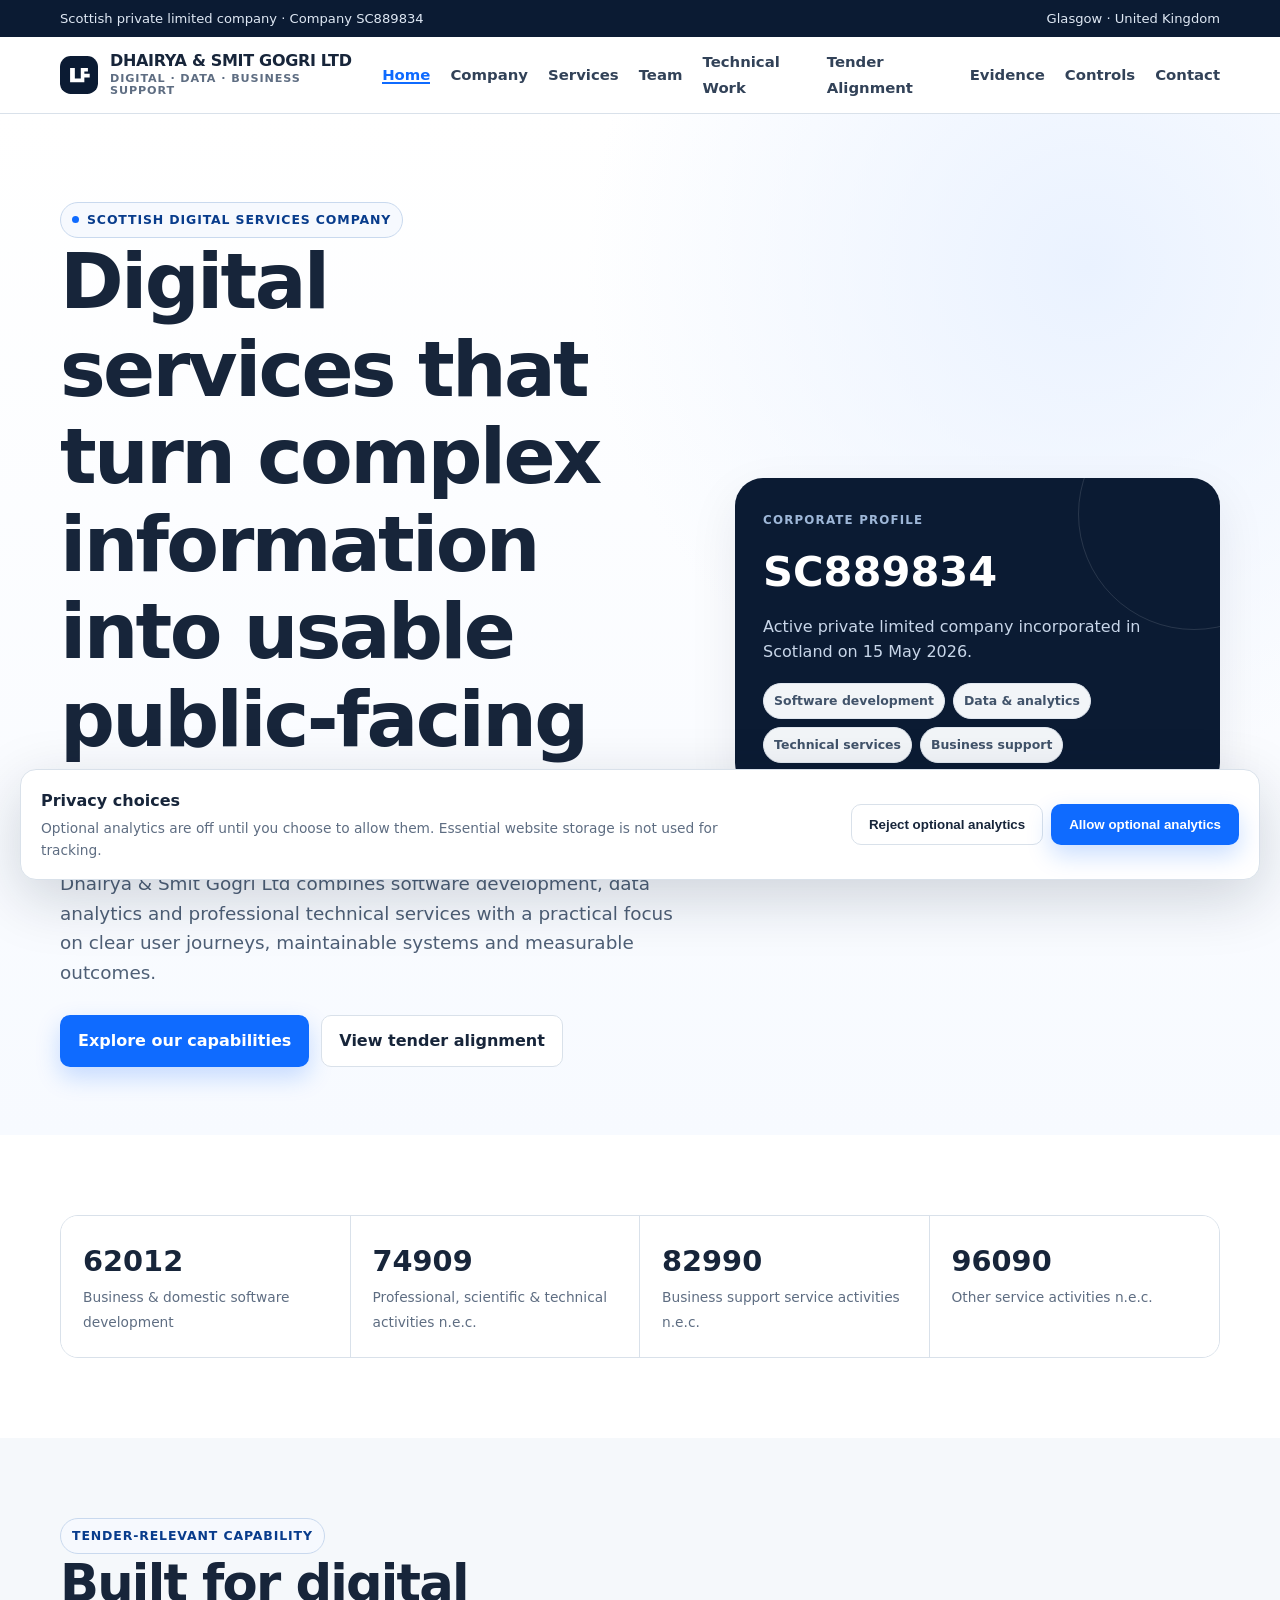
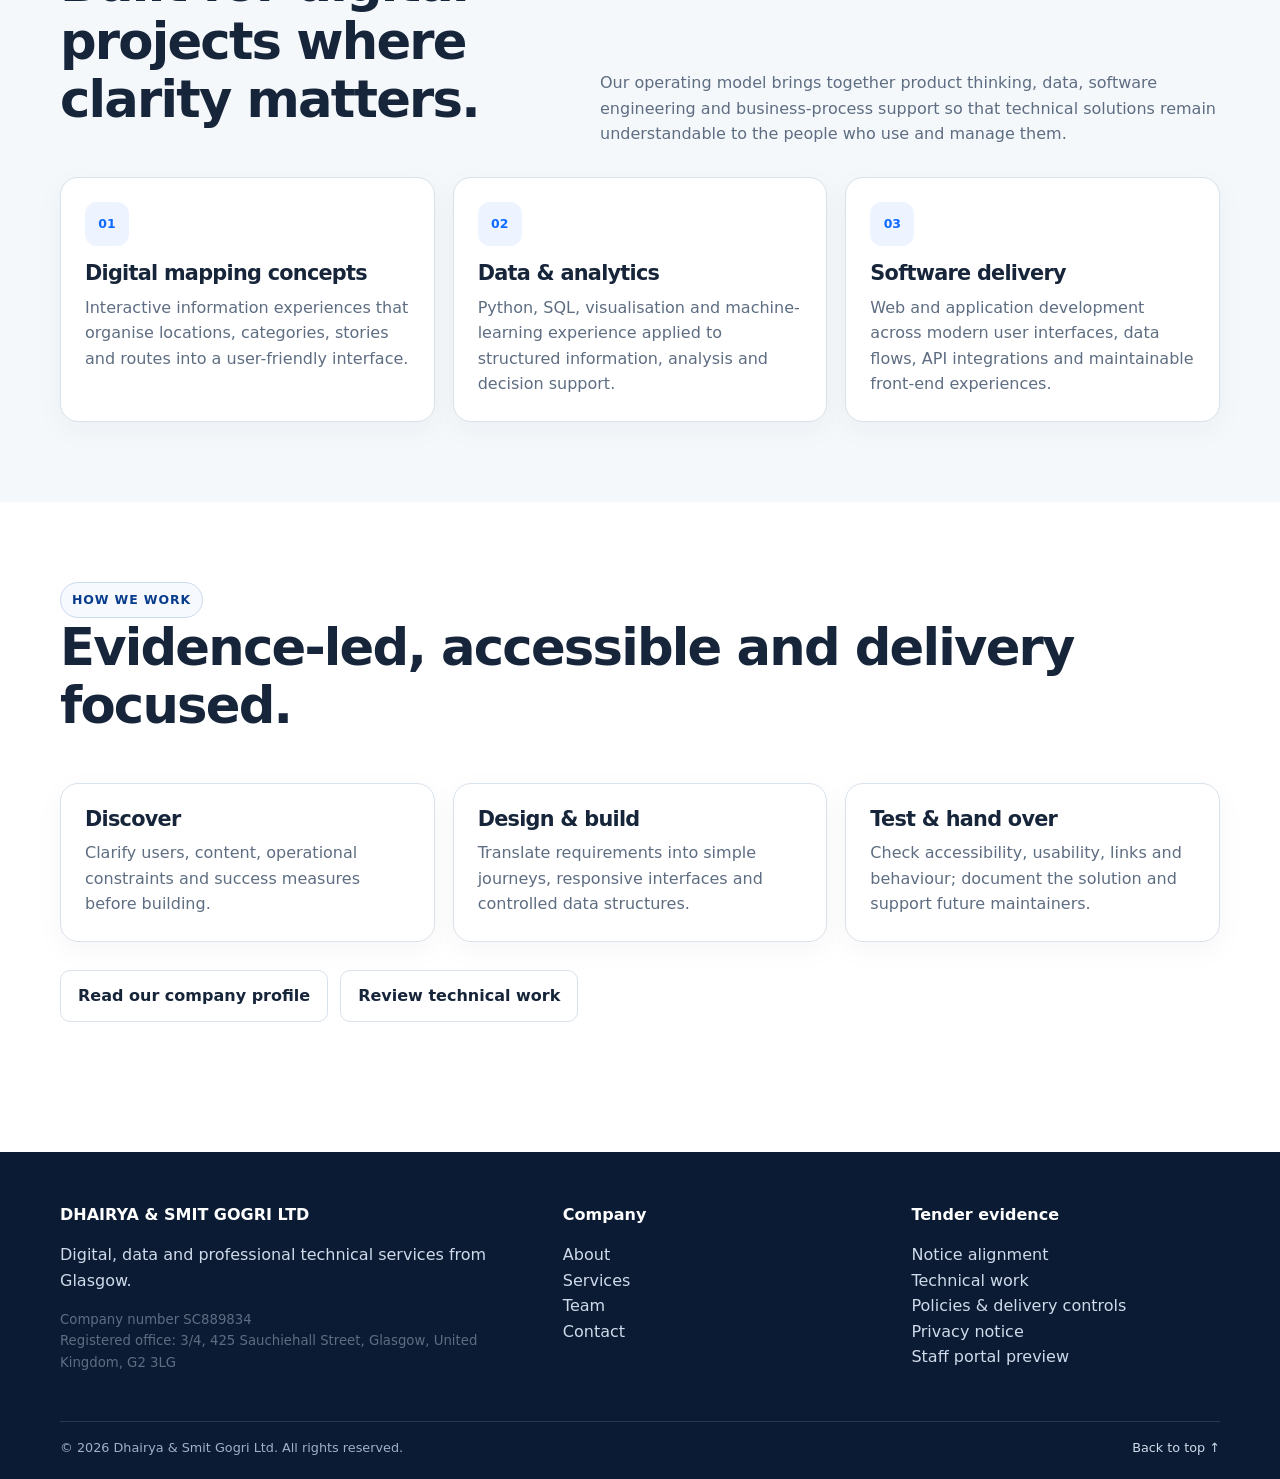
<file: index.html>
<!doctype html>
<html lang="en-GB">
  <head>
    <meta charset="utf-8" />
    <meta name="viewport" content="width=device-width,initial-scale=1" />
    <meta name="referrer" content="strict-origin-when-cross-origin" />
    <meta http-equiv="Content-Security-Policy" content="default-src 'self'; base-uri 'self'; object-src 'none'; frame-ancestors 'none'; upgrade-insecure-requests" />
    <title>Dhairya & Smit Gogri Ltd | Digital, Data & Business Support</title>
    <meta
      name="description"
      content="Dhairya & Smit Gogri Ltd is a Scottish private limited company delivering software, data, digital mapping concepts and business support services."
    />
    <link rel="stylesheet" href="css/styles.css" />
  </head>
  <body>
    <a class="skip" href="#main">Skip to content</a>
    <div class="topbar">
      <div class="container">
        <span>Scottish private limited company · Company SC889834</span
        ><span>Glasgow · United Kingdom</span>
      </div>
    </div>
    <header class="site-header">
      <div class="container nav">
        <a class="brand" href="index.html"
          ><img src="assets/mark.svg" alt="" width="38" height="38" /><span
            class="brand-text"
            >DHAIRYA &amp; SMIT GOGRI LTD<span class="brand-sub"
              >Digital · Data · Business Support</span
            ></span
          ></a
        ><button
          class="nav-toggle"
          aria-expanded="false"
          aria-controls="primary-nav"
        >
          Menu
        </button>
        <nav id="primary-nav">
          <ul class="nav-links">
            <li><a href="index.html">Home</a></li>
            <li><a href="about.html">Company</a></li>
            <li><a href="services.html">Services</a></li>
            <li><a href="team.html">Team</a></li>
            <li><a href="projects.html">Technical Work</a></li>
            <li><a href="tender-alignment.html">Tender Alignment</a></li>
            <li><a href="evidence-register.html">Evidence</a></li>
            <li><a href="policies.html">Controls</a></li>
            <li><a href="contact.html">Contact</a></li>
          </ul>
        </nav>
      </div>
    </header>
    <main id="main">
      <section class="hero">
        <div class="container hero-grid">
          <div>
            <span class="eyebrow"
              ><span class="eyebrow-dot"></span> Scottish digital services
              company</span
            >
            <h1>
              Digital services that turn complex information into usable
              public-facing experiences.
            </h1>
            <p class="lead">
              Dhairya &amp; Smit Gogri Ltd combines software development, data
              analytics and professional technical services with a practical
              focus on clear user journeys, maintainable systems and measurable
              outcomes.
            </p>
            <div class="actions">
              <a class="btn btn-primary" href="services.html"
                >Explore our capabilities</a
              ><a class="btn btn-secondary" href="tender-alignment.html"
                >View tender alignment</a
              >
            </div>
          </div>
          <aside class="hero-card">
            <span class="mini">Corporate profile</span>
            <div class="metric">SC889834</div>
            <p>
              Active private limited company incorporated in Scotland on 15 May
              2026.
            </p>
            <div class="pill-row">
              <span class="pill">Software development</span
              ><span class="pill">Data &amp; analytics</span
              ><span class="pill">Technical services</span
              ><span class="pill">Business support</span>
            </div>
          </aside>
        </div>
      </section>
      <section class="section">
        <div class="container">
          <div class="statbar">
            <div class="stat">
              <strong>62012</strong
              ><span>Business &amp; domestic software development</span>
            </div>
            <div class="stat">
              <strong>74909</strong
              ><span
                >Professional, scientific &amp; technical activities
                n.e.c.</span
              >
            </div>
            <div class="stat">
              <strong>82990</strong
              ><span>Business support service activities n.e.c.</span>
            </div>
            <div class="stat">
              <strong>96090</strong><span>Other service activities n.e.c.</span>
            </div>
          </div>
        </div>
      </section>
      <section class="section soft">
        <div class="container">
          <div class="section-head">
            <div>
              <span class="eyebrow">Tender-relevant capability</span>
              <h2>Built for digital projects where clarity matters.</h2>
            </div>
            <p>
              Our operating model brings together product thinking, data,
              software engineering and business-process support so that
              technical solutions remain understandable to the people who use
              and manage them.
            </p>
          </div>
          <div class="grid-3">
            <article class="card">
              <div class="icon">01</div>
              <h3>Digital mapping concepts</h3>
              <p>
                Interactive information experiences that organise locations,
                categories, stories and routes into a user-friendly interface.
              </p>
            </article>
            <article class="card">
              <div class="icon">02</div>
              <h3>Data &amp; analytics</h3>
              <p>
                Python, SQL, visualisation and machine-learning experience
                applied to structured information, analysis and decision
                support.
              </p>
            </article>
            <article class="card">
              <div class="icon">03</div>
              <h3>Software delivery</h3>
              <p>
                Web and application development across modern user interfaces,
                data flows, API integrations and maintainable front-end
                experiences.
              </p>
            </article>
          </div>
        </div>
      </section>
      <section class="section">
        <div class="container">
          <div class="section-head">
            <div>
              <span class="eyebrow">How we work</span>
              <h2>Evidence-led, accessible and delivery focused.</h2>
            </div>
          </div>
          <div class="grid-3">
            <article class="card">
              <h3>Discover</h3>
              <p>
                Clarify users, content, operational constraints and success
                measures before building.
              </p>
            </article>
            <article class="card">
              <h3>Design &amp; build</h3>
              <p>
                Translate requirements into simple journeys, responsive
                interfaces and controlled data structures.
              </p>
            </article>
            <article class="card">
              <h3>Test &amp; hand over</h3>
              <p>
                Check accessibility, usability, links and behaviour; document
                the solution and support future maintainers.
              </p>
            </article>
          </div>
          <div class="actions">
            <a class="btn btn-secondary" href="about.html"
              >Read our company profile</a
            ><a class="btn btn-secondary" href="projects.html"
              >Review technical work</a
            >
          </div>
        </div>
      </section>
    </main>
    <footer class="footer">
      <div class="container">
        <div class="footer-grid">
          <div>
            <h3>DHAIRYA &amp; SMIT GOGRI LTD</h3>
            <p>
              Digital, data and professional technical services from Glasgow.
            </p>
            <p class="small">
              Company number SC889834<br />Registered office: 3/4, 425
              Sauchiehall Street, Glasgow, United Kingdom, G2 3LG
            </p>
          </div>
          <div>
            <h3>Company</h3>
            <p>
              <a href="about.html">About</a><br /><a href="services.html"
                >Services</a
              ><br /><a href="team.html">Team</a><br /><a href="contact.html"
                >Contact</a
              >
            </p>
          </div>
          <div>
            <h3>Tender evidence</h3>
            <p>
              <a href="tender-alignment.html">Notice alignment</a><br /><a
                href="projects.html"
                >Technical work</a
              ><br /><a href="policies.html"
                >Policies &amp; delivery controls</a
              ><br /><a href="privacy.html">Privacy notice</a
              ><br /><a href="portal.html" rel="nofollow">Staff portal preview</a>
            </p>
          </div>
        </div>
        <div class="footer-bottom">
          <span
            >© <span data-year></span> Dhairya &amp; Smit Gogri Ltd. All rights
            reserved.</span
          ><a class="back-to-top" href="#main">Back to top ↑</a>
        </div>
      </div>
    </footer>
    <script src="js/site.js"></script>
  </body>
</html>
</file>
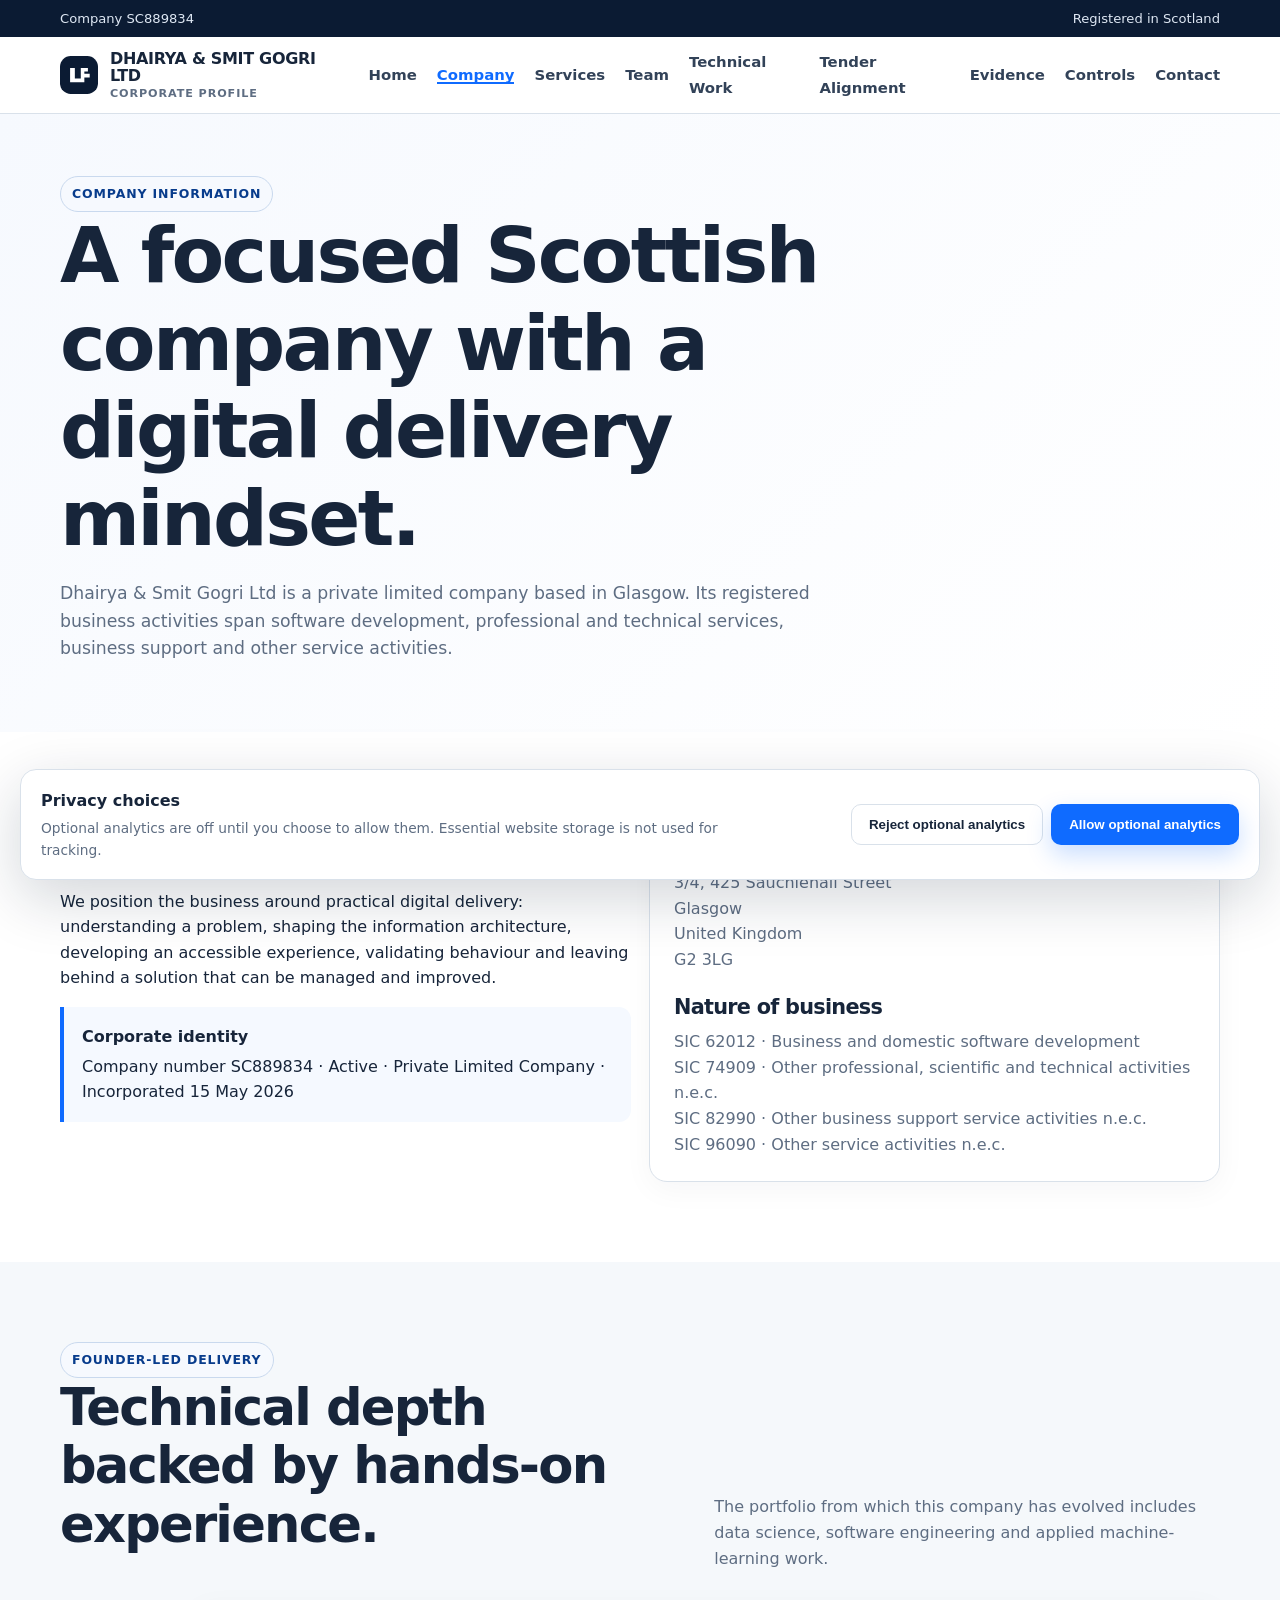
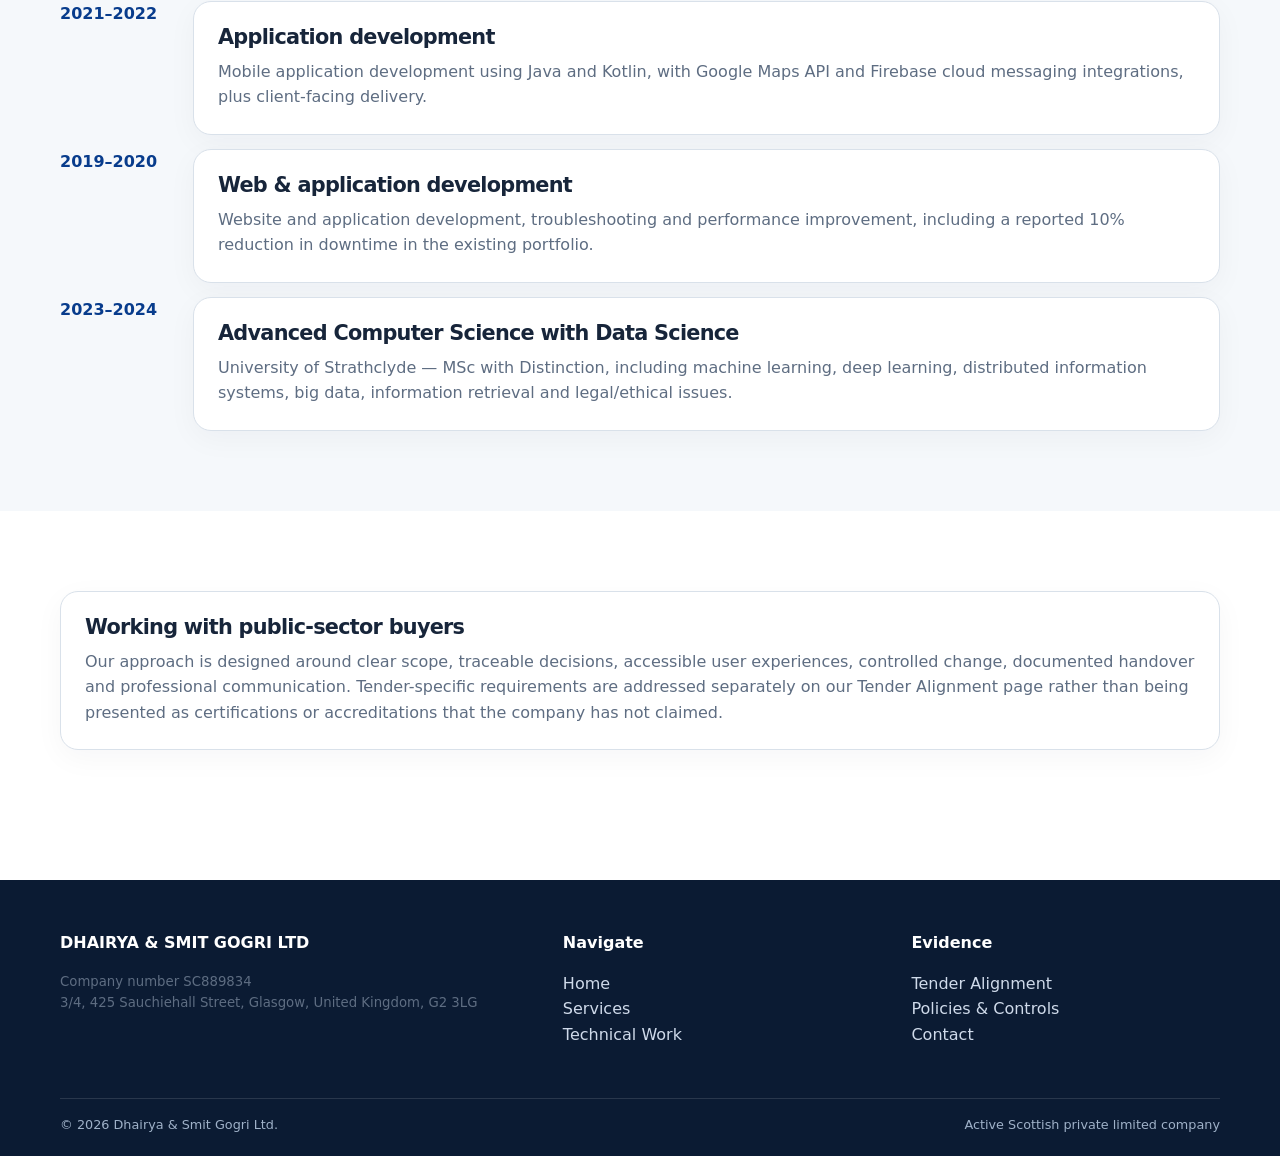
<file: about.html>
<!doctype html>
<html lang="en-GB">
  <head>
    <meta charset="utf-8" />
    <meta name="viewport" content="width=device-width,initial-scale=1" />
    <title>Company | Dhairya & Smit Gogri Ltd</title>
    <link rel="stylesheet" href="css/styles.css" />
  </head>
  <body>
    <a class="skip" href="#main">Skip to content</a>
    <div class="topbar">
      <div class="container">
        <span>Company SC889834</span><span>Registered in Scotland</span>
      </div>
    </div>
    <header class="site-header">
      <div class="container nav">
        <a class="brand" href="index.html"
          ><img src="assets/mark.svg" alt="" width="38" height="38" /><span
            class="brand-text"
            >DHAIRYA &amp; SMIT GOGRI LTD<span class="brand-sub"
              >Corporate profile</span
            ></span
          ></a
        ><button
          class="nav-toggle"
          aria-expanded="false"
          aria-controls="primary-nav"
        >
          Menu
        </button>
        <nav id="primary-nav">
          <ul class="nav-links">
            <li><a href="index.html">Home</a></li>
            <li><a href="about.html">Company</a></li>
            <li><a href="services.html">Services</a></li>
            <li><a href="team.html">Team</a></li>
            <li><a href="projects.html">Technical Work</a></li>
            <li><a href="tender-alignment.html">Tender Alignment</a></li>
            <li><a href="evidence-register.html">Evidence</a></li>
            <li><a href="policies.html">Controls</a></li>
            <li><a href="contact.html">Contact</a></li>
          </ul>
        </nav>
      </div>
    </header>
    <main id="main">
      <section class="page-hero">
        <div class="container">
          <span class="eyebrow">Company information</span>
          <h1>A focused Scottish company with a digital delivery mindset.</h1>
          <p>
            Dhairya &amp; Smit Gogri Ltd is a private limited company based in
            Glasgow. Its registered business activities span software
            development, professional and technical services, business support
            and other service activities.
          </p>
        </div>
      </section>
      <section class="section">
        <div class="container">
          <div class="grid-2">
            <div>
              <h2>Company at a glance</h2>
              <p>
                We position the business around practical digital delivery:
                understanding a problem, shaping the information architecture,
                developing an accessible experience, validating behaviour and
                leaving behind a solution that can be managed and improved.
              </p>
              <div class="notice">
                <strong>Corporate identity</strong>Company number SC889834 ·
                Active · Private Limited Company · Incorporated 15 May 2026
              </div>
            </div>
            <div class="card">
              <h3>Registered office</h3>
              <p>
                3/4, 425 Sauchiehall Street<br />Glasgow<br />United Kingdom<br />G2
                3LG
              </p>
              <h3 style="margin-top: 24px">Nature of business</h3>
              <p>
                SIC 62012 · Business and domestic software development<br />SIC
                74909 · Other professional, scientific and technical activities
                n.e.c.<br />SIC 82990 · Other business support service
                activities n.e.c.<br />SIC 96090 · Other service activities
                n.e.c.
              </p>
            </div>
          </div>
        </div>
      </section>
      <section class="section soft">
        <div class="container">
          <div class="section-head">
            <div>
              <span class="eyebrow">Founder-led delivery</span>
              <h2>Technical depth backed by hands-on experience.</h2>
            </div>
            <p>
              The portfolio from which this company has evolved includes data
              science, software engineering and applied machine-learning work.
            </p>
          </div>
          <div class="timeline">
            <div class="timeline-item">
              <div class="date">2021–2022</div>
              <div class="card">
                <h3>Application development</h3>
                <p>
                  Mobile application development using Java and Kotlin, with
                  Google Maps API and Firebase cloud messaging integrations,
                  plus client-facing delivery.
                </p>
              </div>
            </div>
            <div class="timeline-item">
              <div class="date">2019–2020</div>
              <div class="card">
                <h3>Web &amp; application development</h3>
                <p>
                  Website and application development, troubleshooting and
                  performance improvement, including a reported 10% reduction in
                  downtime in the existing portfolio.
                </p>
              </div>
            </div>
            <div class="timeline-item">
              <div class="date">2023–2024</div>
              <div class="card">
                <h3>Advanced Computer Science with Data Science</h3>
                <p>
                  University of Strathclyde — MSc with Distinction, including
                  machine learning, deep learning, distributed information
                  systems, big data, information retrieval and legal/ethical
                  issues.
                </p>
              </div>
            </div>
          </div>
        </div>
      </section>
      <section class="section">
        <div class="container">
          <div class="card">
            <h3>Working with public-sector buyers</h3>
            <p>
              Our approach is designed around clear scope, traceable decisions,
              accessible user experiences, controlled change, documented
              handover and professional communication. Tender-specific
              requirements are addressed separately on our Tender Alignment page
              rather than being presented as certifications or accreditations
              that the company has not claimed.
            </p>
          </div>
        </div>
      </section>
    </main>
    <footer class="footer">
      <div class="container">
        <div class="footer-grid">
          <div>
            <h3>DHAIRYA &amp; SMIT GOGRI LTD</h3>
            <p class="small">
              Company number SC889834<br />3/4, 425 Sauchiehall Street, Glasgow,
              United Kingdom, G2 3LG
            </p>
          </div>
          <div>
            <h3>Navigate</h3>
            <p>
              <a href="index.html">Home</a><br /><a href="services.html"
                >Services</a
              ><br /><a href="projects.html">Technical Work</a>
            </p>
          </div>
          <div>
            <h3>Evidence</h3>
            <p>
              <a href="tender-alignment.html">Tender Alignment</a><br /><a
                href="policies.html"
                >Policies &amp; Controls</a
              ><br /><a href="contact.html">Contact</a>
            </p>
          </div>
        </div>
        <div class="footer-bottom">
          <span>© <span data-year></span> Dhairya &amp; Smit Gogri Ltd.</span
          ><span>Active Scottish private limited company</span>
        </div>
      </div>
    </footer>
    <script src="js/site.js"></script>
  </body>
</html>
</file>
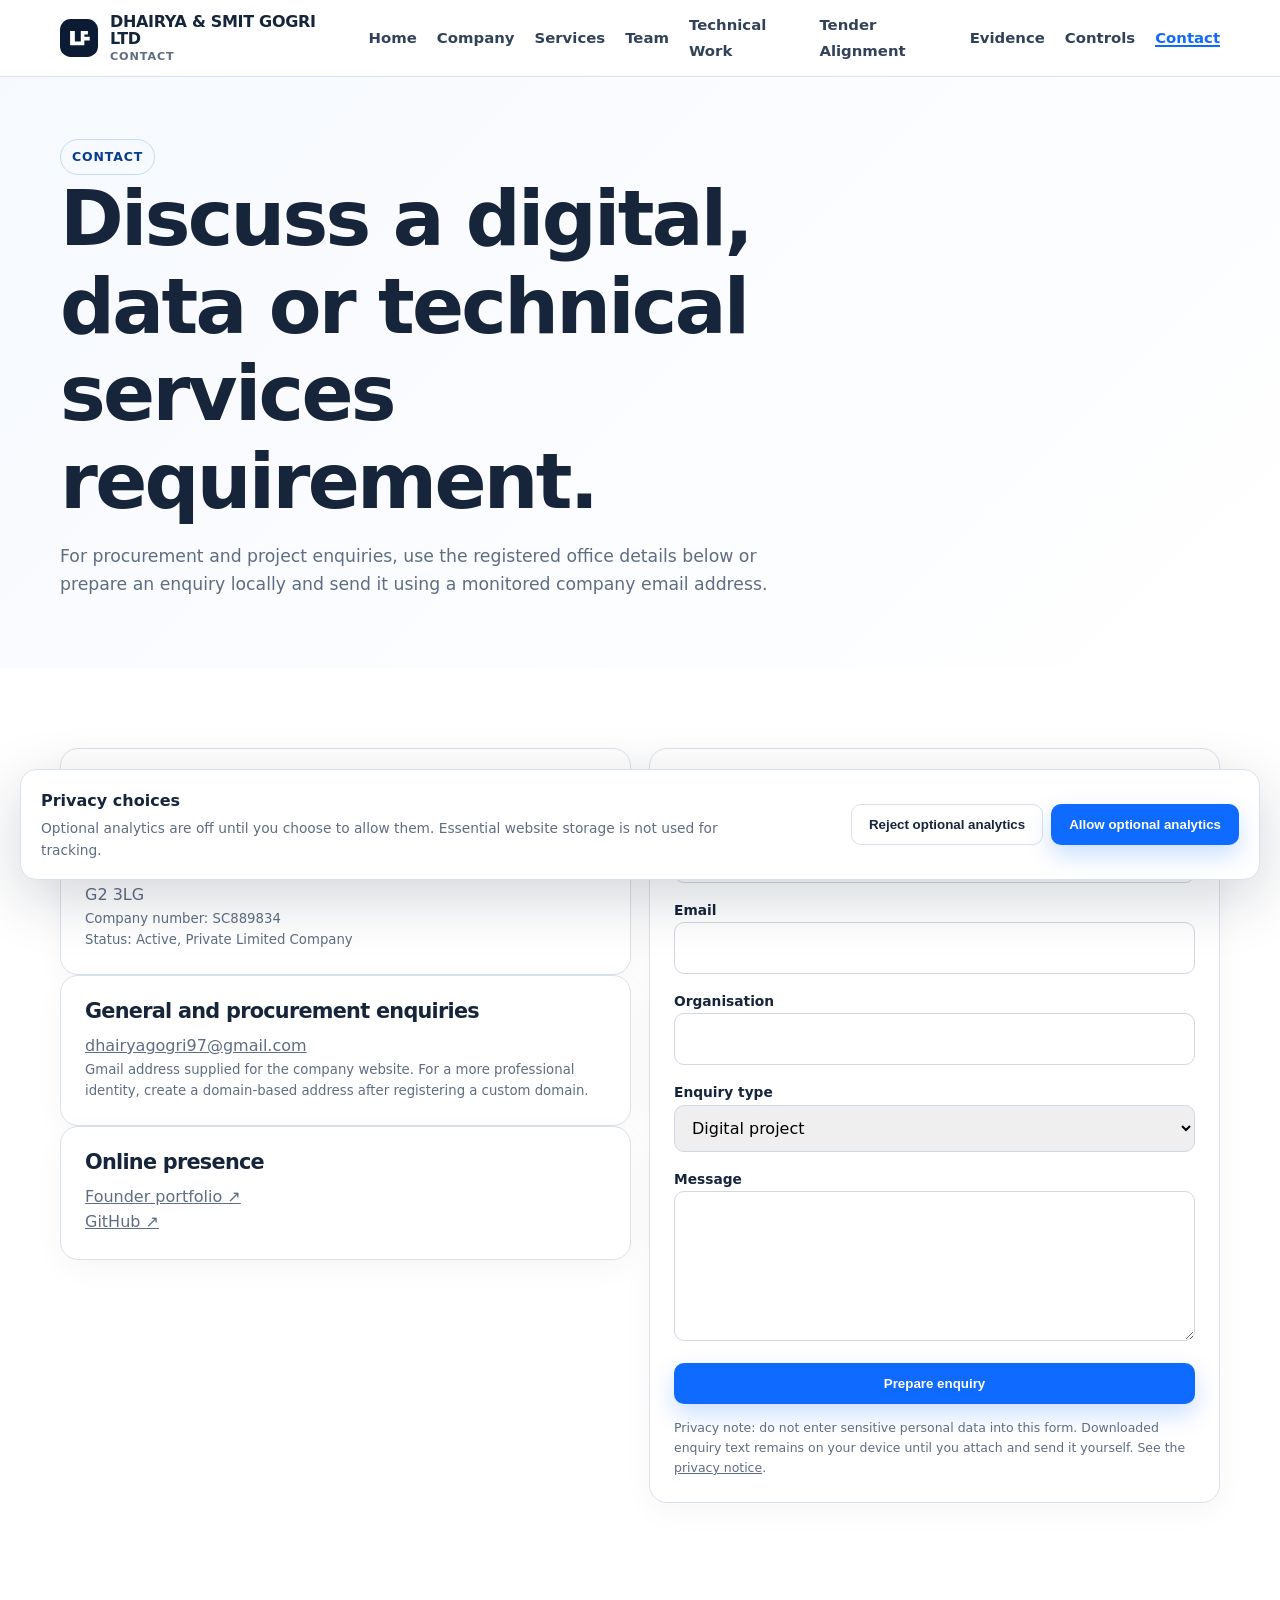
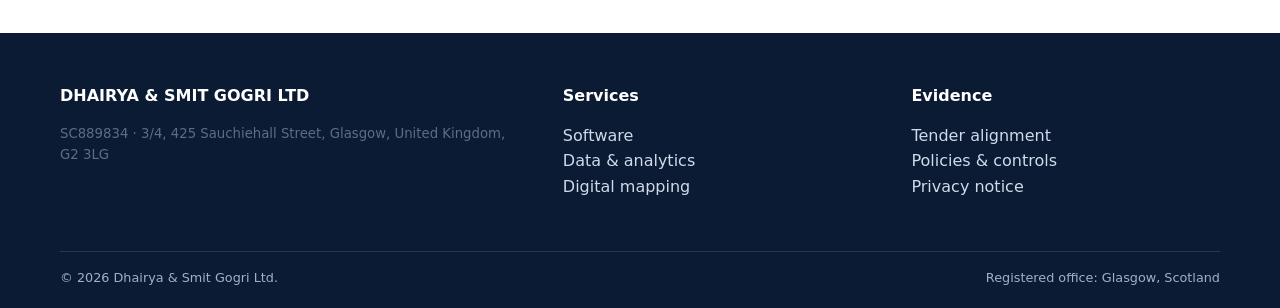
<file: contact.html>
<!doctype html>
<html lang="en-GB">
  <head>
    <meta charset="utf-8" />
    <meta name="viewport" content="width=device-width,initial-scale=1" />
    <meta name="referrer" content="strict-origin-when-cross-origin" />
    <meta http-equiv="Content-Security-Policy" content="default-src 'self'; base-uri 'self'; object-src 'none'; frame-ancestors 'none'; upgrade-insecure-requests" />
    <title>Contact | Dhairya & Smit Gogri Ltd</title>
    <link rel="stylesheet" href="css/styles.css" />
  </head>
  <body>
    <a class="skip" href="#main">Skip to content</a>
    <header class="site-header">
      <div class="container nav">
        <a class="brand" href="index.html"
          ><img src="assets/mark.svg" alt="" width="38" height="38" /><span
            class="brand-text"
            >DHAIRYA &amp; SMIT GOGRI LTD<span class="brand-sub"
              >Contact</span
            ></span
          ></a
        ><button
          class="nav-toggle"
          aria-expanded="false"
          aria-controls="primary-nav"
        >
          Menu
        </button>
        <nav id="primary-nav">
          <ul class="nav-links">
            <li><a href="index.html">Home</a></li>
            <li><a href="about.html">Company</a></li>
            <li><a href="services.html">Services</a></li>
            <li><a href="team.html">Team</a></li>
            <li><a href="projects.html">Technical Work</a></li>
            <li><a href="tender-alignment.html">Tender Alignment</a></li>
            <li><a href="evidence-register.html">Evidence</a></li>
            <li><a href="policies.html">Controls</a></li>
            <li><a href="contact.html">Contact</a></li>
          </ul>
        </nav>
      </div>
    </header>
    <main id="main">
      <section class="page-hero">
        <div class="container">
          <span class="eyebrow">Contact</span>
          <h1>Discuss a digital, data or technical services requirement.</h1>
          <p>
            For procurement and project enquiries, use the registered office
            details below or prepare an enquiry locally and send it using a
            monitored company email address.
          </p>
        </div>
      </section>
      <section class="section">
        <div class="container">
          <div class="grid-2">
            <div>
              <div class="card">
                <h3>Registered office</h3>
                <p>
                  3/4, 425 Sauchiehall Street<br />Glasgow<br />United
                  Kingdom<br />G2 3LG
                </p>
                <p class="small">
                  Company number: SC889834<br />Status: Active, Private Limited
                  Company
                </p>
              </div>
              <div class="card" style="margin-top: 18px">
                <h3>General and procurement enquiries</h3>
                <p>
                  <a href="mailto:dhairyagogri97@gmail.com">dhairyagogri97@gmail.com</a>
                </p>
                <p class="small">
                  Gmail address supplied for the company website. For a more
                  professional identity, create a domain-based address after
                  registering a custom domain.
                </p>
              </div>
              <div class="card" style="margin-top: 18px">
                <h3>Online presence</h3>
                <p>
                  <a
                    href="https://dhairyagogri.github.io/"
                    target="_blank"
                    rel="noopener noreferrer"
                    >Founder portfolio ↗</a
                  ><br /><a
                    href="https://github.com/DhairyaGogri"
                    target="_blank"
                    rel="noopener noreferrer"
                    >GitHub ↗</a
                  >
                </p>
              </div>
            </div>
            <div class="card">
              <h3>Project enquiry</h3>
              <form
                class="form"
                data-enquiry-form
              >
                <div>
                  <label for="name">Name</label
                  ><input id="name" name="name" autocomplete="name" required />
                </div>
                <div>
                  <label for="email">Email</label
                  ><input
                    id="email"
                    name="email"
                    type="email"
                    autocomplete="email"
                    required
                  />
                </div>
                <div>
                  <label for="company">Organisation</label
                  ><input
                    id="company"
                    name="company"
                    autocomplete="organization"
                  />
                </div>
                <div>
                  <label for="type">Enquiry type</label
                  ><select id="type" name="type">
                    <option>Digital project</option>
                    <option>Data / analytics</option>
                    <option>Digital mapping</option>
                    <option>Government procurement</option>
                    <option>Other</option>
                  </select>
                </div>
                <div>
                  <label for="message">Message</label
                  ><textarea id="message" name="message" required></textarea>
                </div>
                <button class="btn btn-primary" type="submit">
                  Prepare enquiry
                </button>
                <div id="form-status" class="notice" role="status" tabindex="-1" hidden>
                  <strong>Enquiry prepared locally</strong>
                  A text file has been downloaded. This static website does not
                  send or store your details; attach the file to an email sent
                  to the company.
                </div>
                <p class="form-note">
                  Privacy note: do not enter sensitive personal data into this
                  form. Downloaded enquiry text remains on your device until you
                  attach and send it yourself. See the <a href="privacy.html">privacy notice</a>.
                </p>
              </form>
            </div>
          </div>
        </div>
      </section>
    </main>
    <footer class="footer">
      <div class="container">
        <div class="footer-grid">
          <div>
            <h3>DHAIRYA &amp; SMIT GOGRI LTD</h3>
            <p class="small">
              SC889834 · 3/4, 425 Sauchiehall Street, Glasgow, United Kingdom,
              G2 3LG
            </p>
          </div>
          <div>
            <h3>Services</h3>
            <p>
              <a href="services.html">Software</a><br /><a href="services.html"
                >Data &amp; analytics</a
              ><br /><a href="services.html">Digital mapping</a>
            </p>
          </div>
          <div>
            <h3>Evidence</h3>
            <p>
              <a href="tender-alignment.html">Tender alignment</a><br /><a
                href="policies.html"
                >Policies &amp; controls</a
              ><br /><a href="privacy.html">Privacy notice</a>
            </p>
          </div>
        </div>
        <div class="footer-bottom">
          <span>© <span data-year></span> Dhairya &amp; Smit Gogri Ltd.</span
          ><span>Registered office: Glasgow, Scotland</span>
        </div>
      </div>
    </footer>
    <script src="js/site.js"></script>
  </body>
</html>
</file>
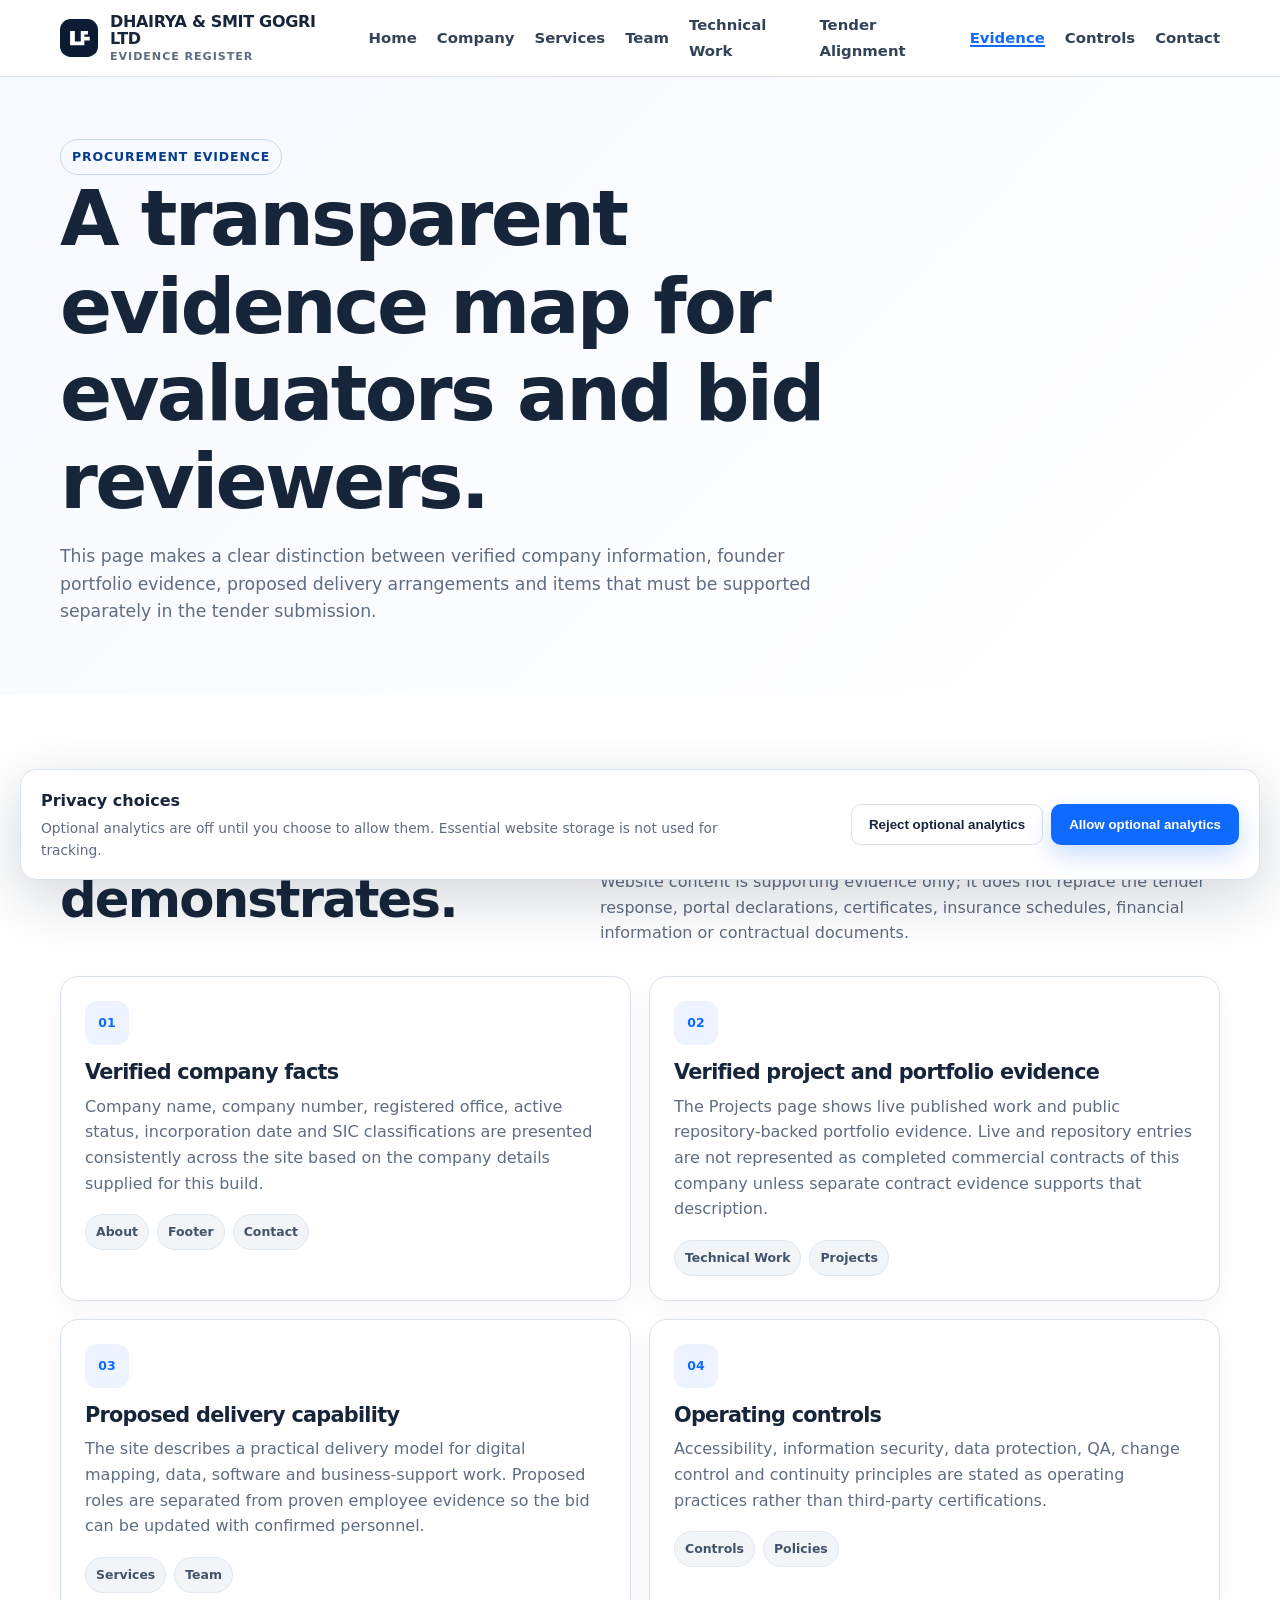
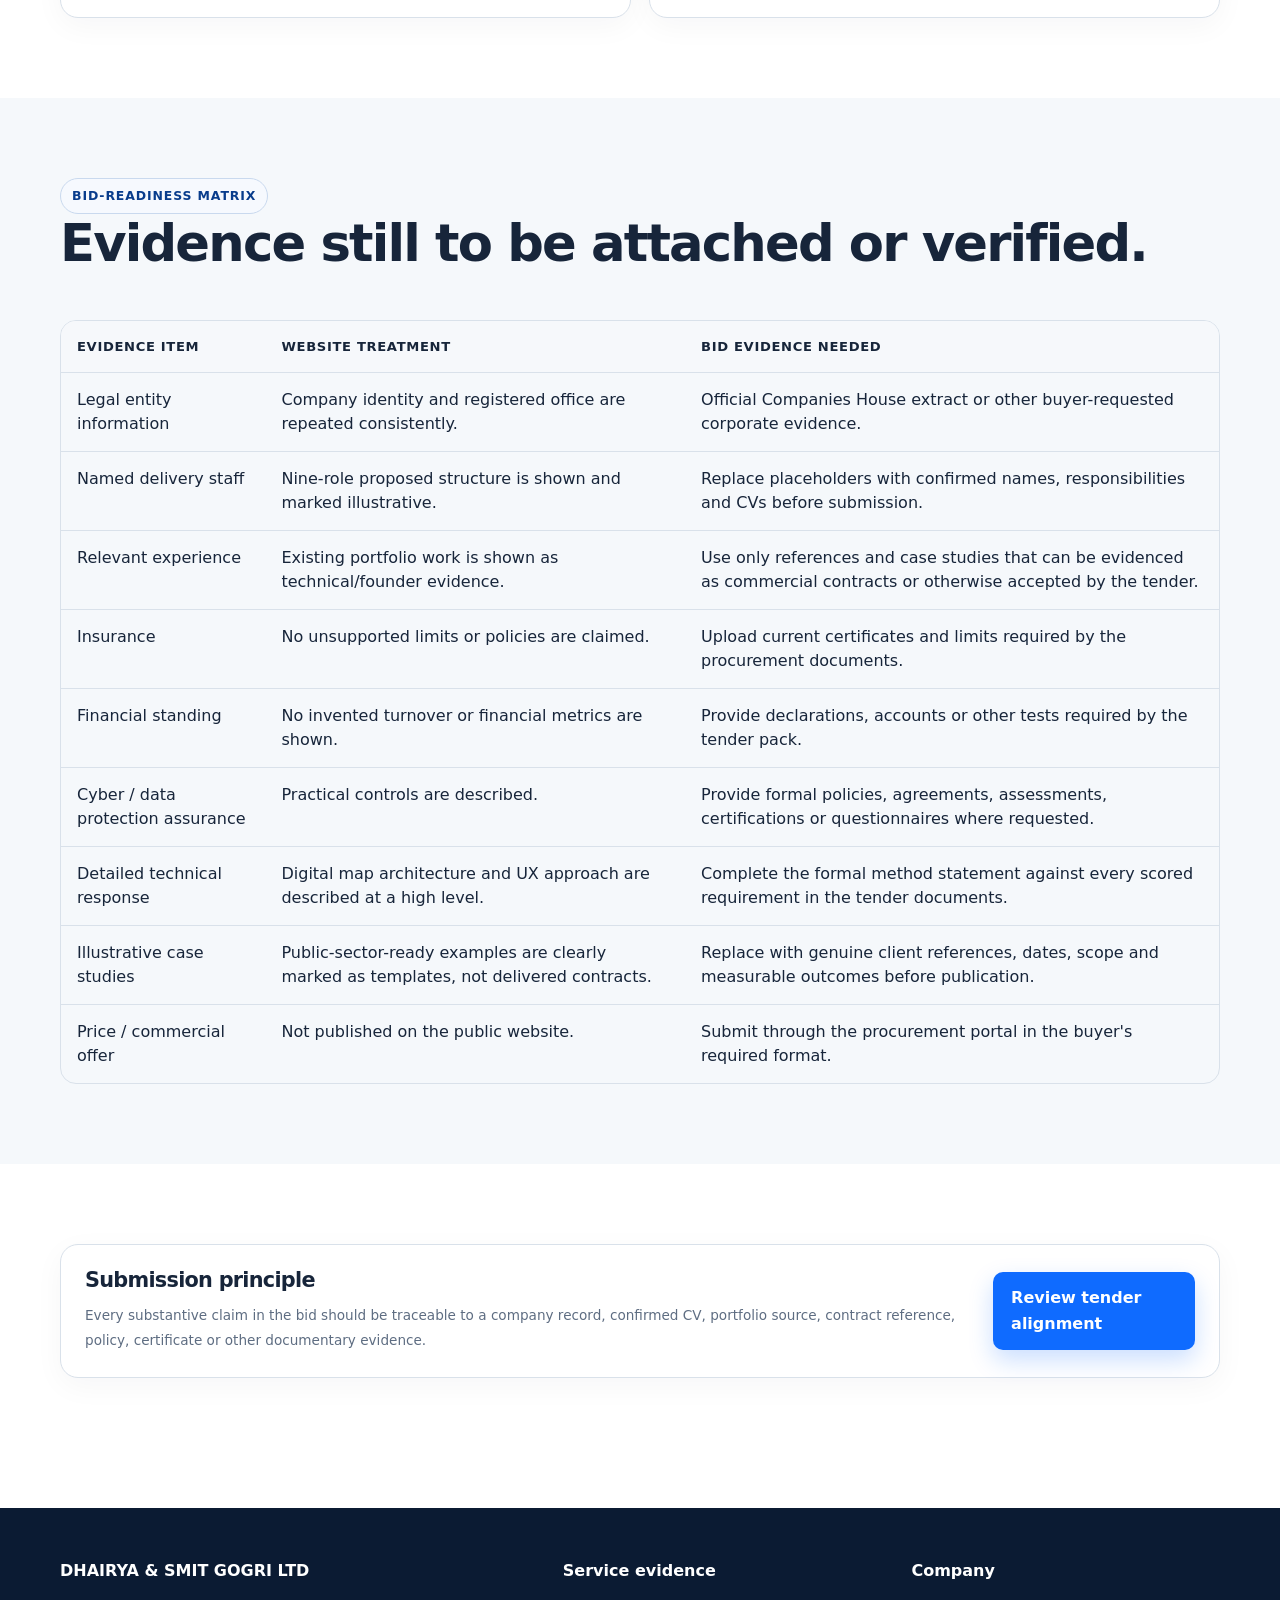
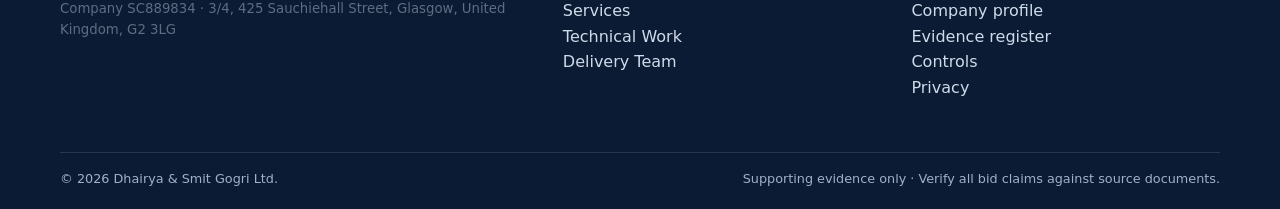
<file: evidence-register.html>
<!doctype html>
<html lang="en-GB">
<head>
  <meta charset="utf-8"><meta name="viewport" content="width=device-width,initial-scale=1">
  <meta name="description" content="Evidence register for DHAIRYA & SMIT GOGRI LTD, showing where company, capability and tender-supporting evidence is presented on this website.">
  <title>Evidence Register | Dhairya & Smit Gogri Ltd</title>
  <link rel="stylesheet" href="css/styles.css">
</head>
<body>
<a class="skip" href="#main">Skip to content</a>
<header class="site-header"><div class="container nav">
<a class="brand" href="index.html"><img src="assets/mark.svg" alt="" width="38" height="38"><span class="brand-text">DHAIRYA &amp; SMIT GOGRI LTD<span class="brand-sub">Evidence register</span></span></a>
<button class="nav-toggle" aria-expanded="false" aria-controls="primary-nav">Menu</button>
<nav id="primary-nav"><ul class="nav-links">
<li><a href="index.html">Home</a></li><li><a href="about.html">Company</a></li><li><a href="services.html">Services</a></li><li><a href="team.html">Team</a></li><li><a href="projects.html">Technical Work</a></li><li><a href="tender-alignment.html">Tender Alignment</a></li><li><a href="evidence-register.html">Evidence</a></li><li><a href="policies.html">Controls</a></li><li><a href="contact.html">Contact</a></li>
</ul></nav></div></header>
<main id="main">
<section class="page-hero"><div class="container"><span class="eyebrow">Procurement evidence</span><h1>A transparent evidence map for evaluators and bid reviewers.</h1><p>This page makes a clear distinction between verified company information, founder portfolio evidence, proposed delivery arrangements and items that must be supported separately in the tender submission.</p></div></section>
<section class="section"><div class="container">
<div class="section-head"><div><span class="eyebrow">Evidence classes</span><h2>What this website demonstrates.</h2></div><p>Website content is supporting evidence only; it does not replace the tender response, portal declarations, certificates, insurance schedules, financial information or contractual documents.</p></div>
<div class="grid-2">
<article class="card"><div class="icon">01</div><h3>Verified company facts</h3><p>Company name, company number, registered office, active status, incorporation date and SIC classifications are presented consistently across the site based on the company details supplied for this build.</p><div class="pill-row"><span class="pill">About</span><span class="pill">Footer</span><span class="pill">Contact</span></div></article>
<article class="card"><div class="icon">02</div><h3>Verified project and portfolio evidence</h3><p>The Projects page shows live published work and public repository-backed portfolio evidence. Live and repository entries are not represented as completed commercial contracts of this company unless separate contract evidence supports that description.</p><div class="pill-row"><span class="pill">Technical Work</span><span class="pill">Projects</span></div></article>
<article class="card"><div class="icon">03</div><h3>Proposed delivery capability</h3><p>The site describes a practical delivery model for digital mapping, data, software and business-support work. Proposed roles are separated from proven employee evidence so the bid can be updated with confirmed personnel.</p><div class="pill-row"><span class="pill">Services</span><span class="pill">Team</span></div></article>
<article class="card"><div class="icon">04</div><h3>Operating controls</h3><p>Accessibility, information security, data protection, QA, change control and continuity principles are stated as operating practices rather than third-party certifications.</p><div class="pill-row"><span class="pill">Controls</span><span class="pill">Policies</span></div></article>
</div></div></section>
<section class="section soft"><div class="container">
<div class="section-head"><div><span class="eyebrow">Bid-readiness matrix</span><h2>Evidence still to be attached or verified.</h2></div></div>
<div class="table-wrap"><table class="table"><thead><tr><th>Evidence item</th><th>Website treatment</th><th>Bid evidence needed</th></tr></thead><tbody>
<tr><td>Legal entity information</td><td>Company identity and registered office are repeated consistently.</td><td>Official Companies House extract or other buyer-requested corporate evidence.</td></tr>
<tr><td>Named delivery staff</td><td>Nine-role proposed structure is shown and marked illustrative.</td><td>Replace placeholders with confirmed names, responsibilities and CVs before submission.</td></tr>
<tr><td>Relevant experience</td><td>Existing portfolio work is shown as technical/founder evidence.</td><td>Use only references and case studies that can be evidenced as commercial contracts or otherwise accepted by the tender.</td></tr>
<tr><td>Insurance</td><td>No unsupported limits or policies are claimed.</td><td>Upload current certificates and limits required by the procurement documents.</td></tr>
<tr><td>Financial standing</td><td>No invented turnover or financial metrics are shown.</td><td>Provide declarations, accounts or other tests required by the tender pack.</td></tr>
<tr><td>Cyber / data protection assurance</td><td>Practical controls are described.</td><td>Provide formal policies, agreements, assessments, certifications or questionnaires where requested.</td></tr>
<tr><td>Detailed technical response</td><td>Digital map architecture and UX approach are described at a high level.</td><td>Complete the formal method statement against every scored requirement in the tender documents.</td></tr>
<tr><td>Illustrative case studies</td><td>Public-sector-ready examples are clearly marked as templates, not delivered contracts.</td><td>Replace with genuine client references, dates, scope and measurable outcomes before publication.</td></tr><tr><td>Price / commercial offer</td><td>Not published on the public website.</td><td>Submit through the procurement portal in the buyer's required format.</td></tr>
</tbody></table></div>
</div></section>
<section class="section"><div class="container"><div class="route-card card"><div><h3>Submission principle</h3><span>Every substantive claim in the bid should be traceable to a company record, confirmed CV, portfolio source, contract reference, policy, certificate or other documentary evidence.</span></div><a class="btn btn-primary" href="tender-alignment.html">Review tender alignment</a></div></div></section>
</main>
<footer class="footer"><div class="container"><div class="footer-grid"><div><h3>DHAIRYA &amp; SMIT GOGRI LTD</h3><p class="small">Company SC889834 · 3/4, 425 Sauchiehall Street, Glasgow, United Kingdom, G2 3LG</p></div><div><h3>Service evidence</h3><p><a href="services.html">Services</a><br><a href="projects.html">Technical Work</a><br><a href="team.html">Delivery Team</a></p></div><div><h3>Company</h3><p><a href="about.html">Company profile</a><br><a href="evidence-register.html">Evidence register</a><br><a href="policies.html">Controls</a><br><a href="privacy.html">Privacy</a></p></div></div><div class="footer-bottom"><span>© <span data-year></span> Dhairya &amp; Smit Gogri Ltd.</span><span>Supporting evidence only · Verify all bid claims against source documents.</span></div></div></footer>
<script src="js/site.js"></script></body></html>
</file>
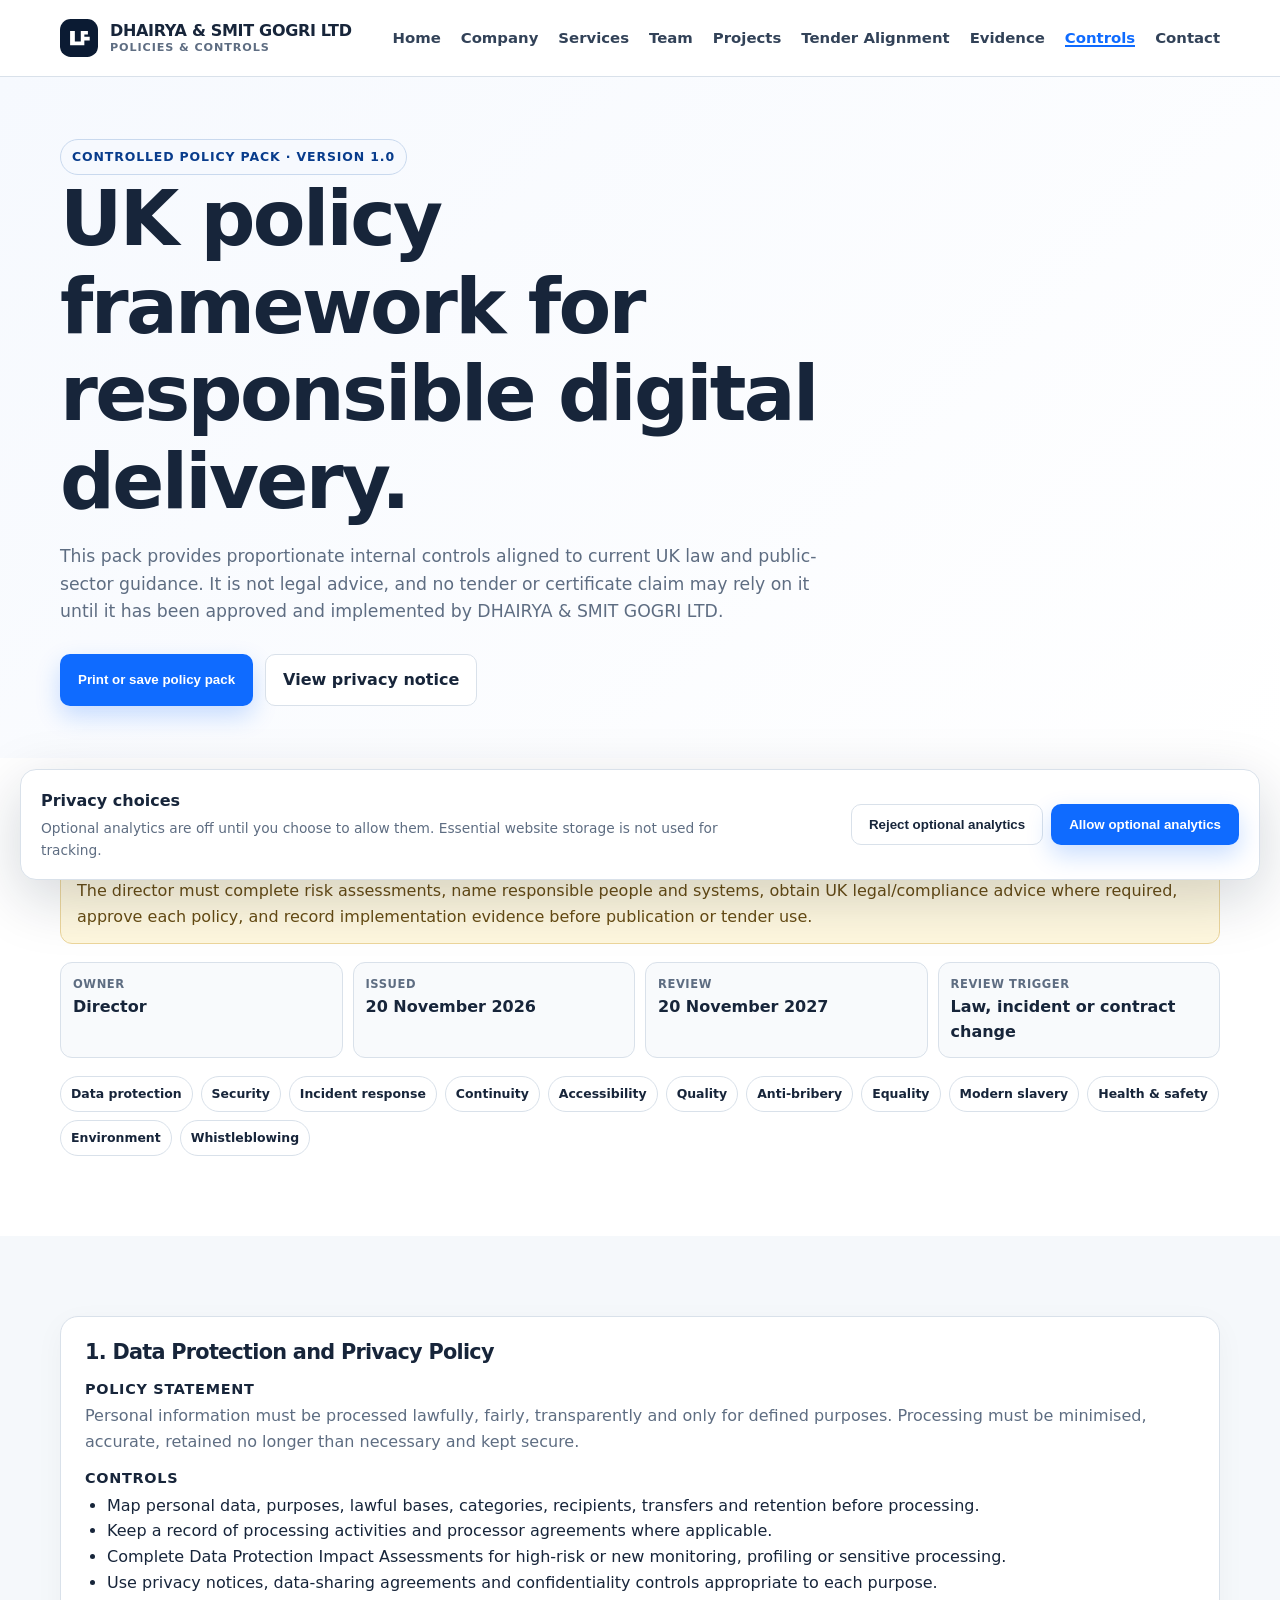
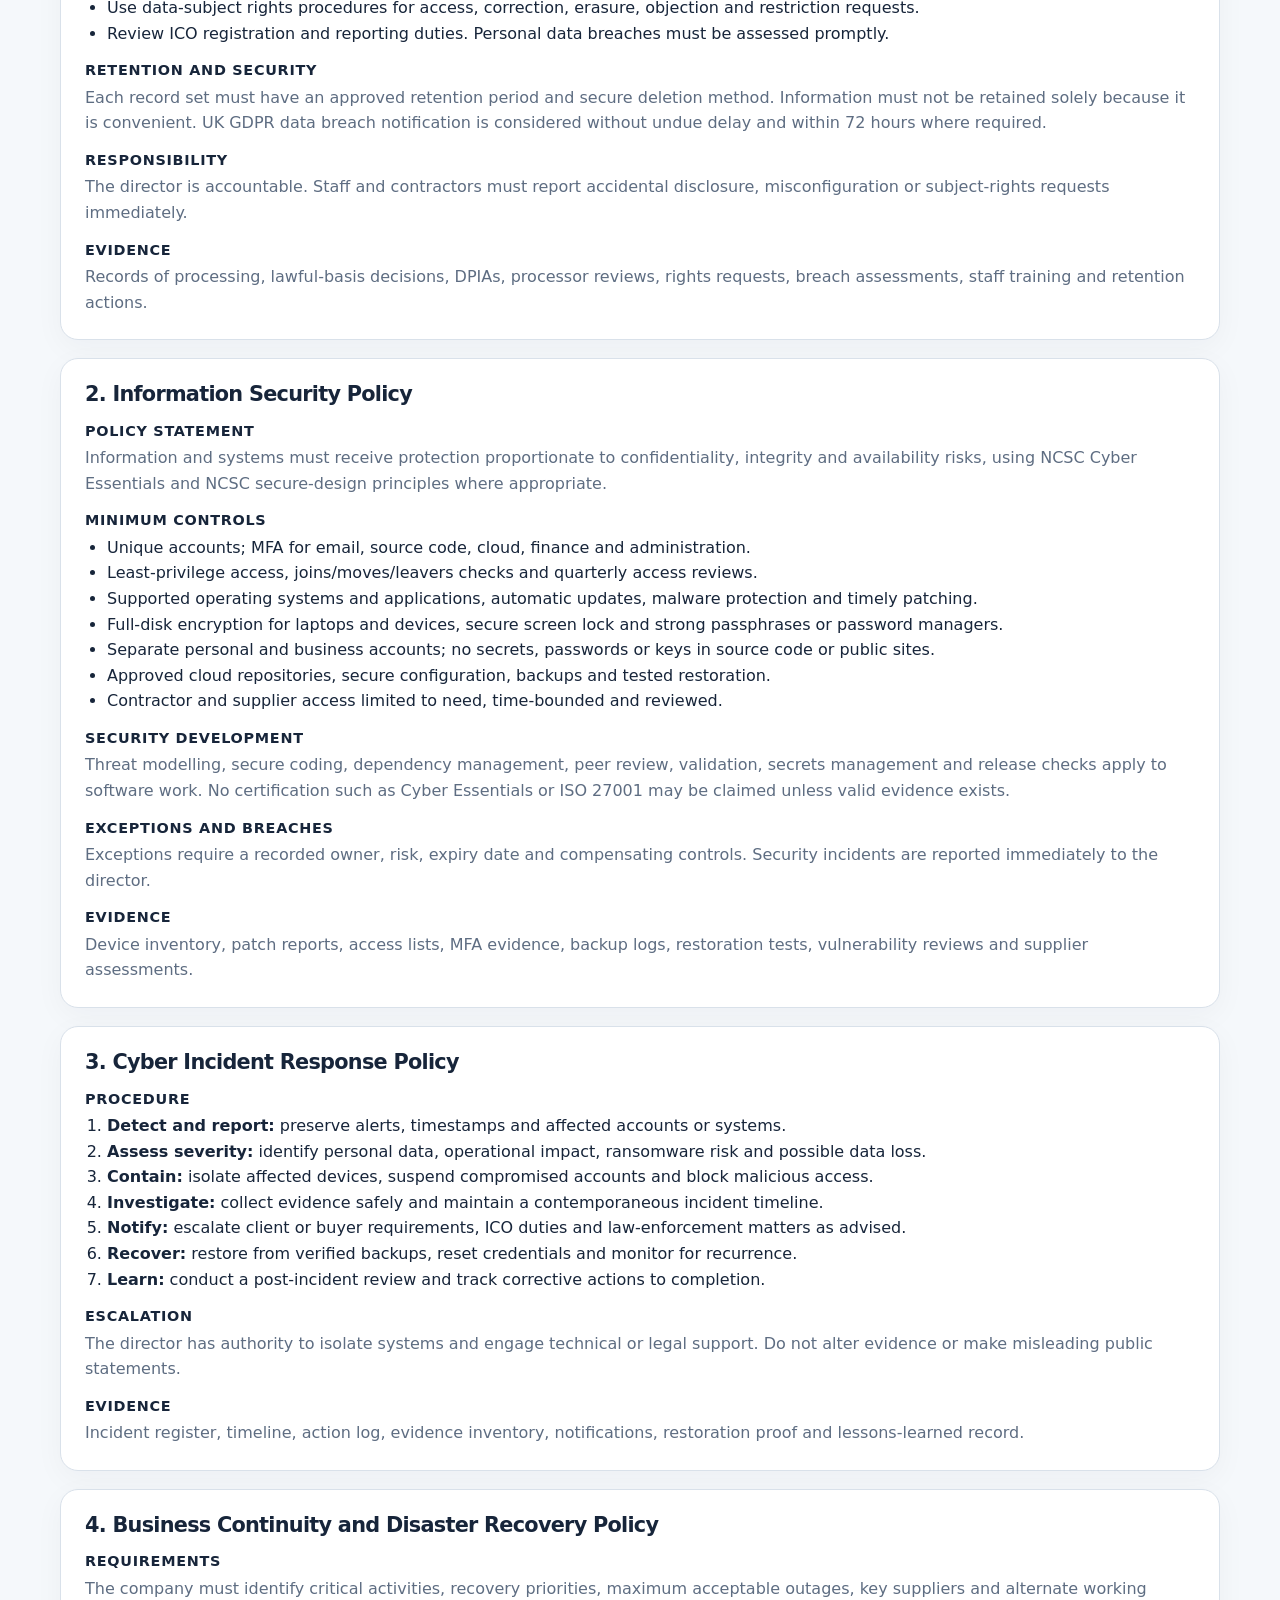
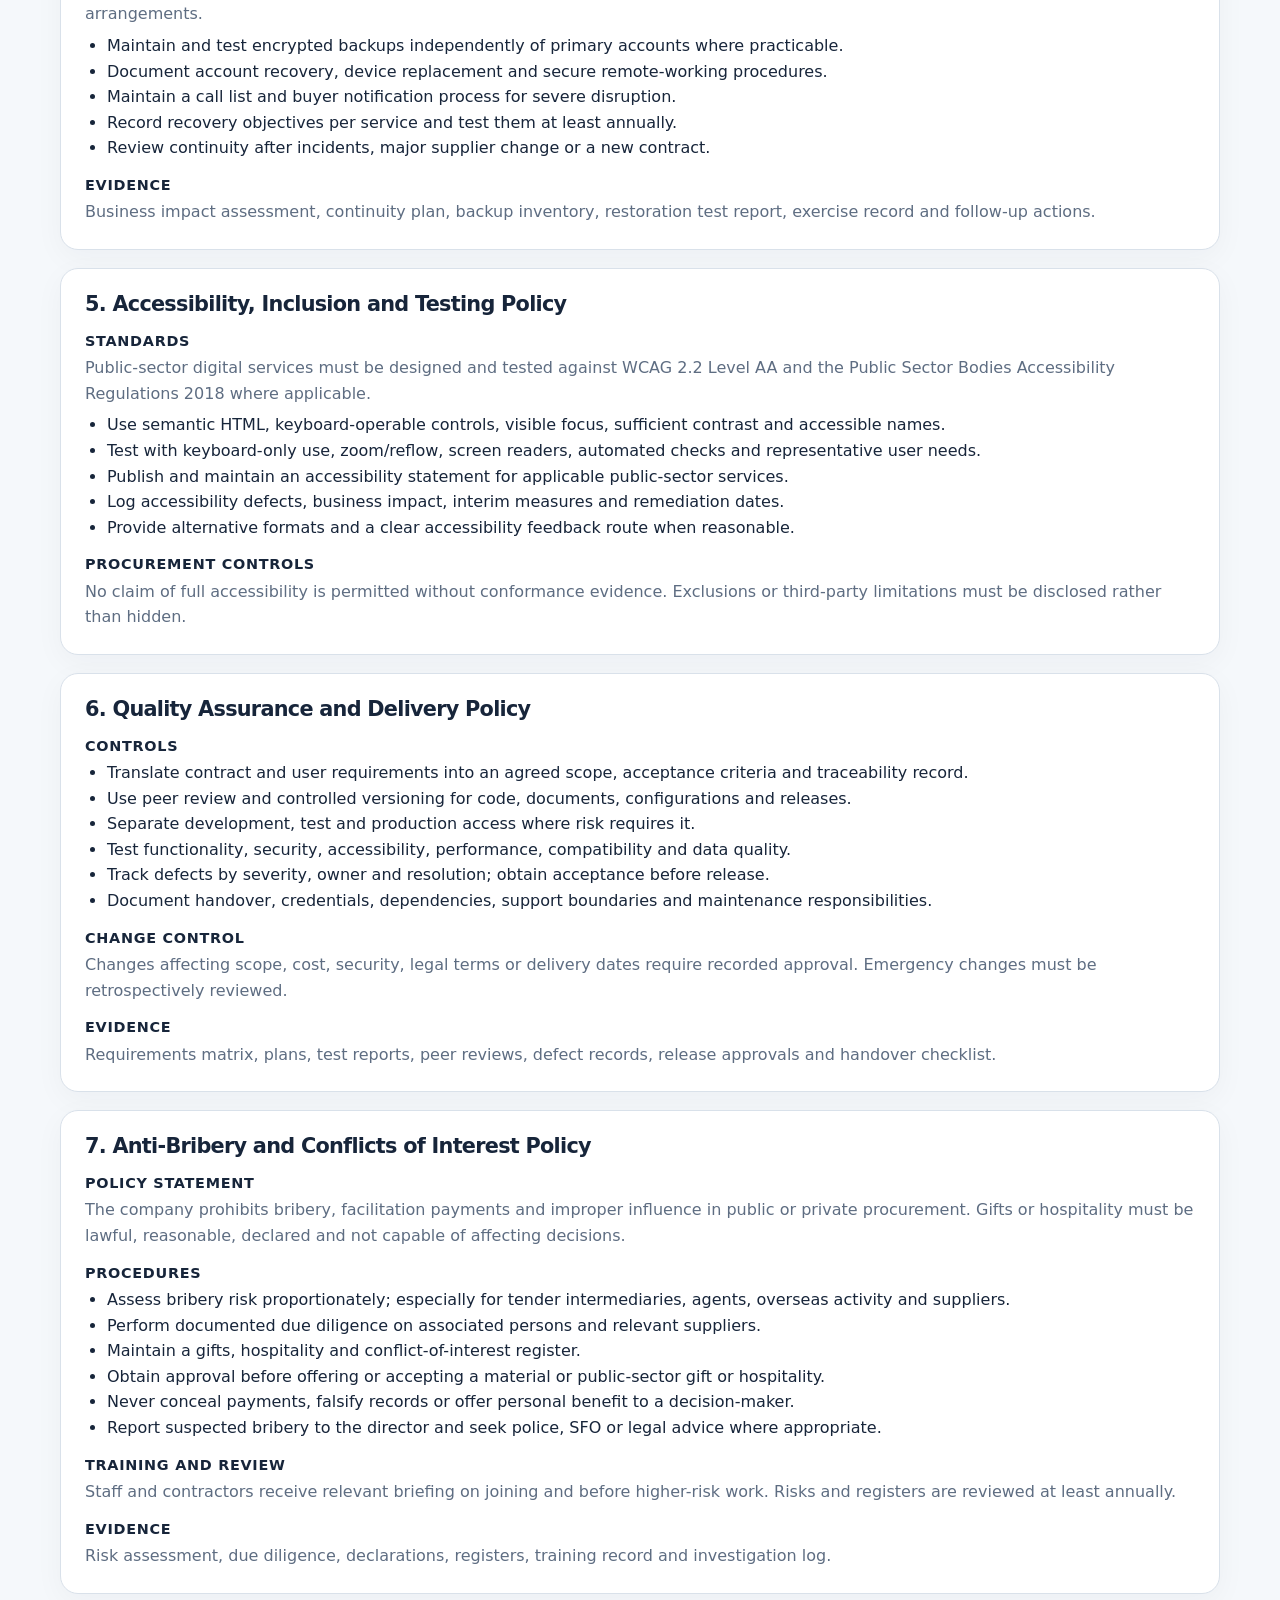
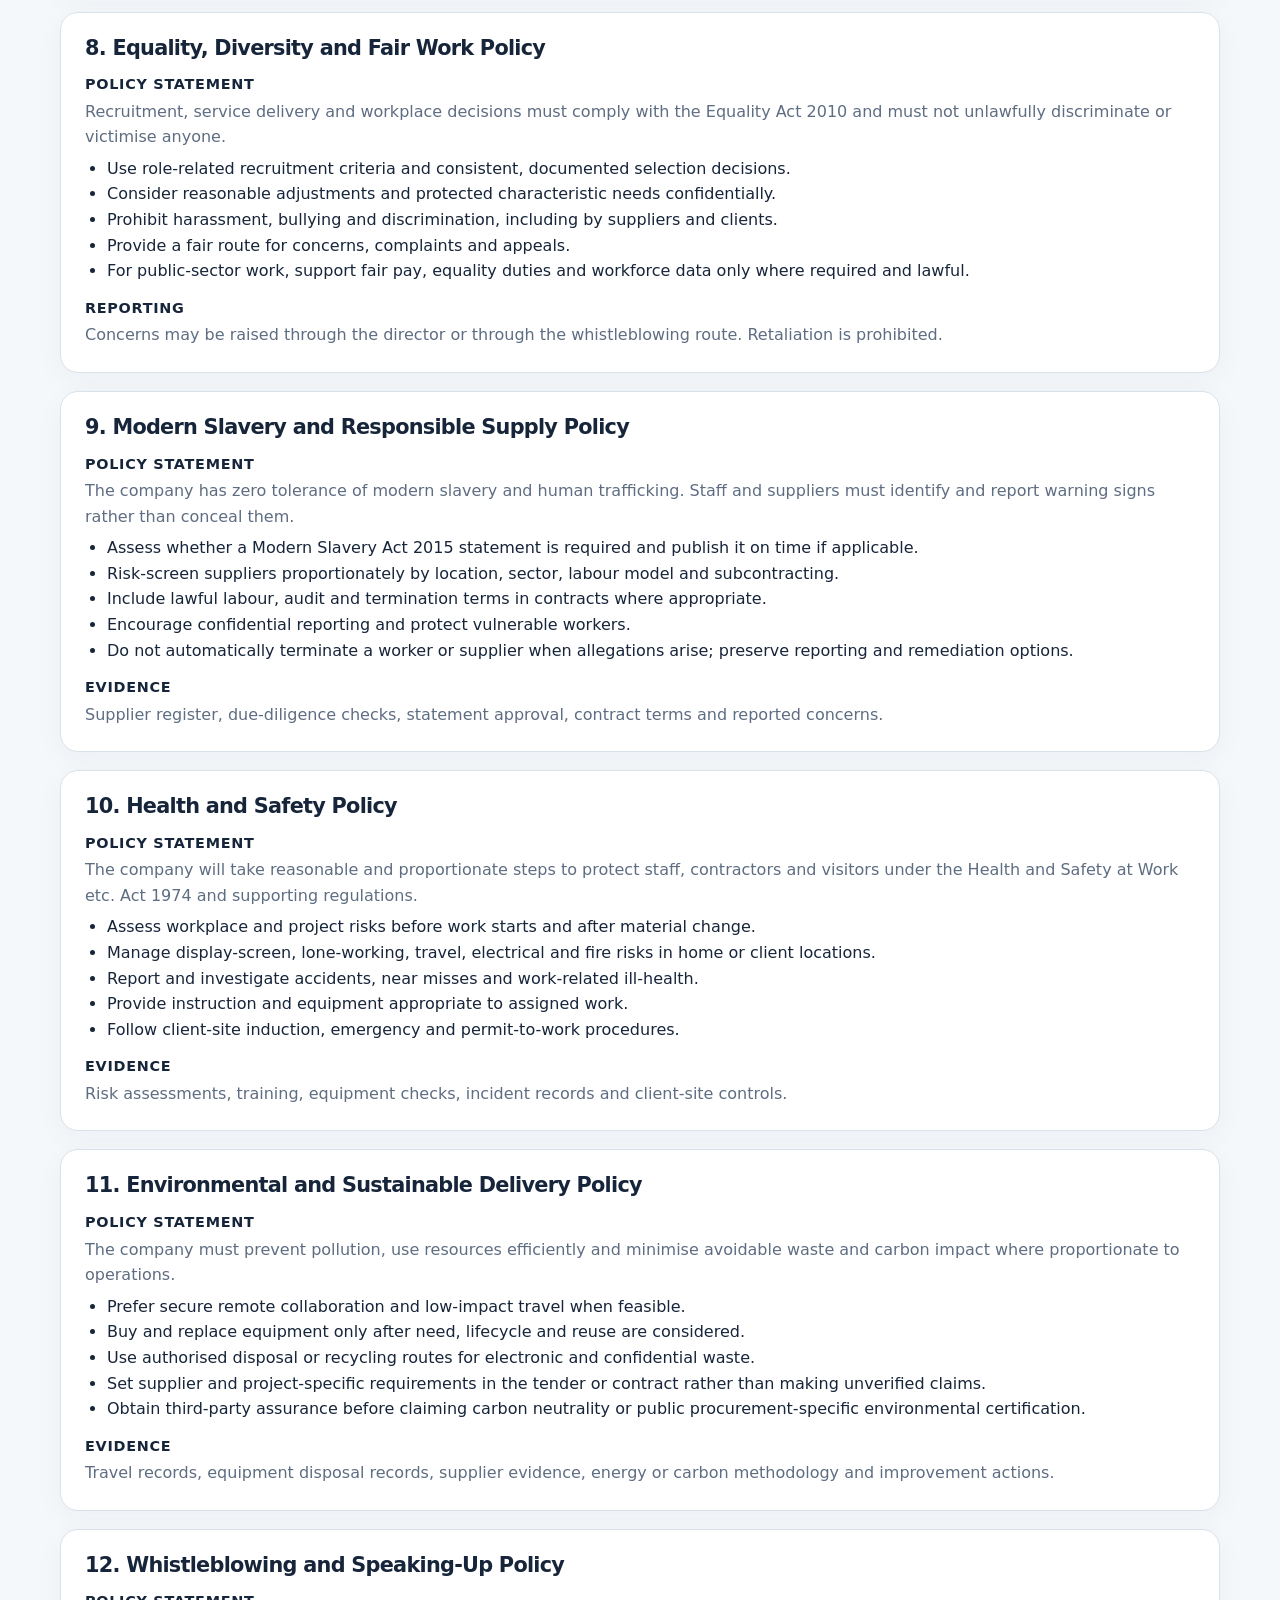
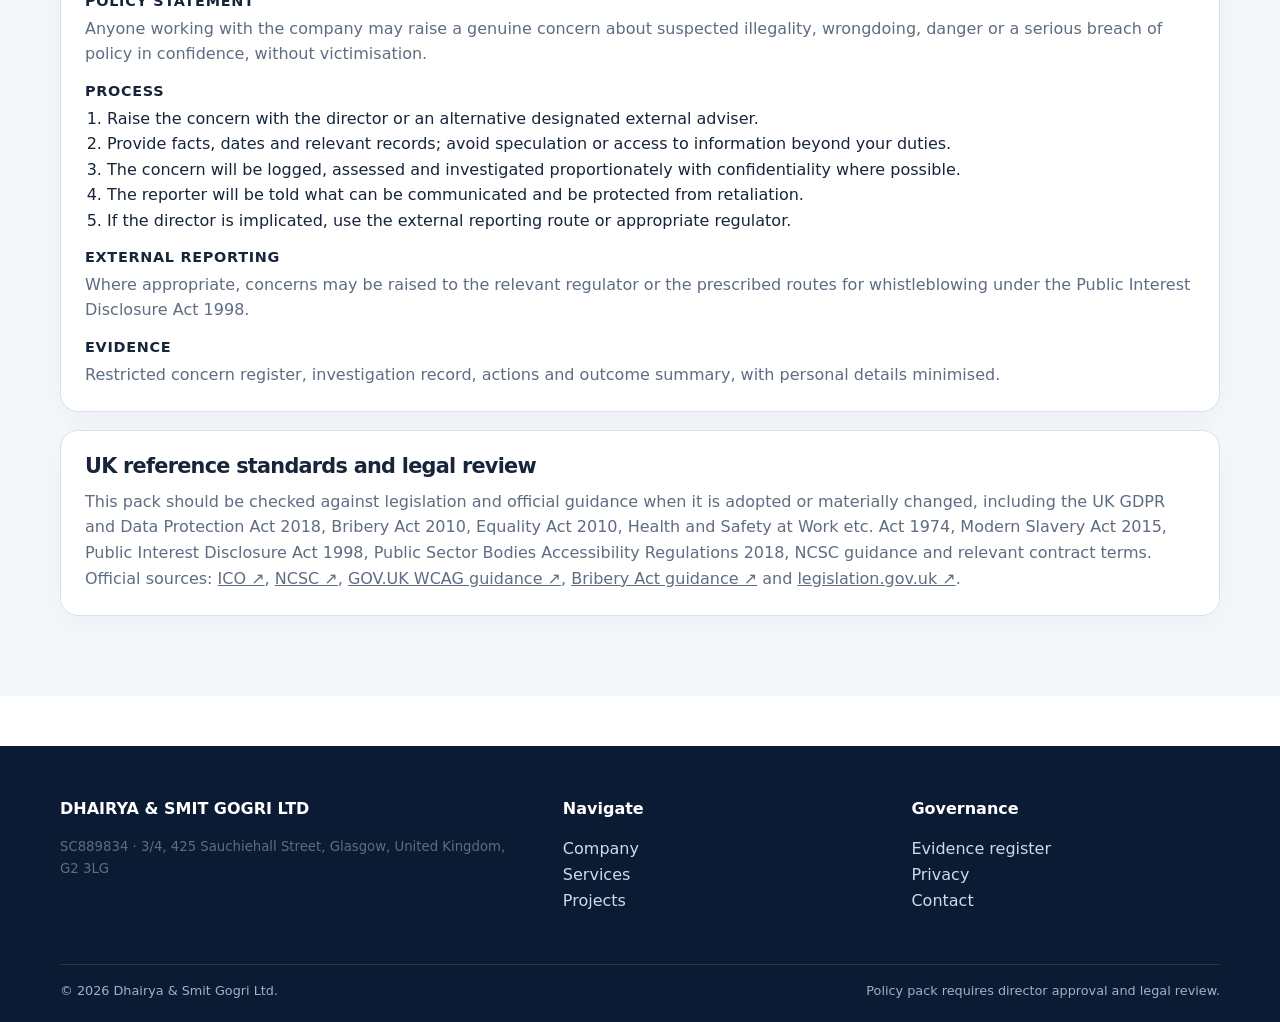
<file: policies.html>
<!doctype html>
<html lang="en-GB">
<head>
  <meta charset="utf-8">
  <meta name="viewport" content="width=device-width,initial-scale=1">
  <meta name="referrer" content="strict-origin-when-cross-origin">
  <meta http-equiv="Content-Security-Policy" content="default-src 'self'; base-uri 'self'; object-src 'none'; frame-ancestors 'none'; upgrade-insecure-requests">
  <meta name="description" content="Controlled policy pack for DHAIRYA & SMIT GOGRI LTD aligned with UK regulatory and public-sector expectations.">
  <title>Policies & Controls | Dhairya & Smit Gogri Ltd</title>
  <link rel="stylesheet" href="css/styles.css">
</head>
<body>
<a class="skip" href="#main">Skip to content</a>
<header class="site-header">
  <div class="container nav">
    <a class="brand" href="index.html"><img src="assets/mark.svg" alt="" width="38" height="38"><span class="brand-text">DHAIRYA &amp; SMIT GOGRI LTD<span class="brand-sub">Policies &amp; controls</span></span></a>
    <button class="nav-toggle" aria-expanded="false" aria-controls="primary-nav">Menu</button>
    <nav id="primary-nav" aria-label="Primary navigation"><ul class="nav-links">
      <li><a href="index.html">Home</a></li><li><a href="about.html">Company</a></li><li><a href="services.html">Services</a></li><li><a href="team.html">Team</a></li><li><a href="projects.html">Projects</a></li><li><a href="tender-alignment.html">Tender Alignment</a></li><li><a href="evidence-register.html">Evidence</a></li><li><a href="policies.html">Controls</a></li><li><a href="contact.html">Contact</a></li>
    </ul></nav>
  </div>
</header>

<main id="main">
  <section class="page-hero">
    <div class="container">
      <span class="eyebrow">Controlled policy pack · Version 1.0</span>
      <h1>UK policy framework for responsible digital delivery.</h1>
      <p>This pack provides proportionate internal controls aligned to current UK law and public-sector guidance. It is not legal advice, and no tender or certificate claim may rely on it until it has been approved and implemented by DHAIRYA &amp; SMIT GOGRI LTD.</p>
      <div class="actions policy-actions">
        <button type="button" class="btn btn-primary" data-print-policy>Print or save policy pack</button>
        <a class="btn btn-secondary" href="privacy.html">View privacy notice</a>
      </div>
    </div>
  </section>

  <section class="section">
    <div class="container">
      <div class="policy-status"><strong>Approval status: DRAFT — not yet formally approved.</strong><br>The director must complete risk assessments, name responsible people and systems, obtain UK legal/compliance advice where required, approve each policy, and record implementation evidence before publication or tender use.</div>
      <div class="policy-meta">
        <div><strong>Owner</strong><span>Director</span></div>
        <div><strong>Issued</strong><span>20 November 2026</span></div>
        <div><strong>Review</strong><span>20 November 2027</span></div>
        <div><strong>Review trigger</strong><span>Law, incident or contract change</span></div>
      </div>
      <nav class="policy-nav" aria-label="Policy sections">
        <a href="#privacy">Data protection</a><a href="#security">Security</a><a href="#incident">Incident response</a><a href="#continuity">Continuity</a><a href="#accessibility">Accessibility</a><a href="#quality">Quality</a><a href="#bribery">Anti-bribery</a><a href="#equality">Equality</a><a href="#slavery">Modern slavery</a><a href="#health-safety">Health &amp; safety</a><a href="#environment">Environment</a><a href="#whistleblowing">Whistleblowing</a>
      </nav>
    </div>
  </section>

  <section class="section soft">
    <div class="container policy-document">

      <article class="card policy-section" id="privacy">
        <h3>1. Data Protection and Privacy Policy</h3>
        <h4>Policy statement</h4>
        <p>Personal information must be processed lawfully, fairly, transparently and only for defined purposes. Processing must be minimised, accurate, retained no longer than necessary and kept secure.</p>
        <h4>Controls</h4>
        <ul>
          <li>Map personal data, purposes, lawful bases, categories, recipients, transfers and retention before processing.</li>
          <li>Keep a record of processing activities and processor agreements where applicable.</li>
          <li>Complete Data Protection Impact Assessments for high-risk or new monitoring, profiling or sensitive processing.</li>
          <li>Use privacy notices, data-sharing agreements and confidentiality controls appropriate to each purpose.</li>
          <li>Use data-subject rights procedures for access, correction, erasure, objection and restriction requests.</li>
          <li>Review ICO registration and reporting duties. Personal data breaches must be assessed promptly.</li>
        </ul>
        <h4>Retention and security</h4>
        <p>Each record set must have an approved retention period and secure deletion method. Information must not be retained solely because it is convenient. UK GDPR data breach notification is considered without undue delay and within 72 hours where required.</p>
        <h4>Responsibility</h4>
        <p>The director is accountable. Staff and contractors must report accidental disclosure, misconfiguration or subject-rights requests immediately.</p>
        <h4>Evidence</h4>
        <p>Records of processing, lawful-basis decisions, DPIAs, processor reviews, rights requests, breach assessments, staff training and retention actions.</p>
      </article>

      <article class="card policy-section" id="security">
        <h3>2. Information Security Policy</h3>
        <h4>Policy statement</h4>
        <p>Information and systems must receive protection proportionate to confidentiality, integrity and availability risks, using NCSC Cyber Essentials and NCSC secure-design principles where appropriate.</p>
        <h4>Minimum controls</h4>
        <ul>
          <li>Unique accounts; MFA for email, source code, cloud, finance and administration.</li>
          <li>Least-privilege access, joins/moves/leavers checks and quarterly access reviews.</li>
          <li>Supported operating systems and applications, automatic updates, malware protection and timely patching.</li>
          <li>Full-disk encryption for laptops and devices, secure screen lock and strong passphrases or password managers.</li>
          <li>Separate personal and business accounts; no secrets, passwords or keys in source code or public sites.</li>
          <li>Approved cloud repositories, secure configuration, backups and tested restoration.</li>
          <li>Contractor and supplier access limited to need, time-bounded and reviewed.</li>
        </ul>
        <h4>Security development</h4>
        <p>Threat modelling, secure coding, dependency management, peer review, validation, secrets management and release checks apply to software work. No certification such as Cyber Essentials or ISO 27001 may be claimed unless valid evidence exists.</p>
        <h4>Exceptions and breaches</h4>
        <p>Exceptions require a recorded owner, risk, expiry date and compensating controls. Security incidents are reported immediately to the director.</p>
        <h4>Evidence</h4>
        <p>Device inventory, patch reports, access lists, MFA evidence, backup logs, restoration tests, vulnerability reviews and supplier assessments.</p>
      </article>

      <article class="card policy-section" id="incident">
        <h3>3. Cyber Incident Response Policy</h3>
        <h4>Procedure</h4>
        <ol>
          <li><strong>Detect and report:</strong> preserve alerts, timestamps and affected accounts or systems.</li>
          <li><strong>Assess severity:</strong> identify personal data, operational impact, ransomware risk and possible data loss.</li>
          <li><strong>Contain:</strong> isolate affected devices, suspend compromised accounts and block malicious access.</li>
          <li><strong>Investigate:</strong> collect evidence safely and maintain a contemporaneous incident timeline.</li>
          <li><strong>Notify:</strong> escalate client or buyer requirements, ICO duties and law-enforcement matters as advised.</li>
          <li><strong>Recover:</strong> restore from verified backups, reset credentials and monitor for recurrence.</li>
          <li><strong>Learn:</strong> conduct a post-incident review and track corrective actions to completion.</li>
        </ol>
        <h4>Escalation</h4>
        <p>The director has authority to isolate systems and engage technical or legal support. Do not alter evidence or make misleading public statements.</p>
        <h4>Evidence</h4>
        <p>Incident register, timeline, action log, evidence inventory, notifications, restoration proof and lessons-learned record.</p>
      </article>

      <article class="card policy-section" id="continuity">
        <h3>4. Business Continuity and Disaster Recovery Policy</h3>
        <h4>Requirements</h4>
        <p>The company must identify critical activities, recovery priorities, maximum acceptable outages, key suppliers and alternate working arrangements.</p>
        <ul>
          <li>Maintain and test encrypted backups independently of primary accounts where practicable.</li>
          <li>Document account recovery, device replacement and secure remote-working procedures.</li>
          <li>Maintain a call list and buyer notification process for severe disruption.</li>
          <li>Record recovery objectives per service and test them at least annually.</li>
          <li>Review continuity after incidents, major supplier change or a new contract.</li>
        </ul>
        <h4>Evidence</h4>
        <p>Business impact assessment, continuity plan, backup inventory, restoration test report, exercise record and follow-up actions.</p>
      </article>

      <article class="card policy-section" id="accessibility">
        <h3>5. Accessibility, Inclusion and Testing Policy</h3>
        <h4>Standards</h4>
        <p>Public-sector digital services must be designed and tested against WCAG 2.2 Level AA and the Public Sector Bodies Accessibility Regulations 2018 where applicable.</p>
        <ul>
          <li>Use semantic HTML, keyboard-operable controls, visible focus, sufficient contrast and accessible names.</li>
          <li>Test with keyboard-only use, zoom/reflow, screen readers, automated checks and representative user needs.</li>
          <li>Publish and maintain an accessibility statement for applicable public-sector services.</li>
          <li>Log accessibility defects, business impact, interim measures and remediation dates.</li>
          <li>Provide alternative formats and a clear accessibility feedback route when reasonable.</li>
        </ul>
        <h4>Procurement controls</h4>
        <p>No claim of full accessibility is permitted without conformance evidence. Exclusions or third-party limitations must be disclosed rather than hidden.</p>
      </article>

      <article class="card policy-section" id="quality">
        <h3>6. Quality Assurance and Delivery Policy</h3>
        <h4>Controls</h4>
        <ul>
          <li>Translate contract and user requirements into an agreed scope, acceptance criteria and traceability record.</li>
          <li>Use peer review and controlled versioning for code, documents, configurations and releases.</li>
          <li>Separate development, test and production access where risk requires it.</li>
          <li>Test functionality, security, accessibility, performance, compatibility and data quality.</li>
          <li>Track defects by severity, owner and resolution; obtain acceptance before release.</li>
          <li>Document handover, credentials, dependencies, support boundaries and maintenance responsibilities.</li>
        </ul>
        <h4>Change control</h4>
        <p>Changes affecting scope, cost, security, legal terms or delivery dates require recorded approval. Emergency changes must be retrospectively reviewed.</p>
        <h4>Evidence</h4>
        <p>Requirements matrix, plans, test reports, peer reviews, defect records, release approvals and handover checklist.</p>
      </article>

      <article class="card policy-section" id="bribery">
        <h3>7. Anti-Bribery and Conflicts of Interest Policy</h3>
        <h4>Policy statement</h4>
        <p>The company prohibits bribery, facilitation payments and improper influence in public or private procurement. Gifts or hospitality must be lawful, reasonable, declared and not capable of affecting decisions.</p>
        <h4>Procedures</h4>
        <ul>
          <li>Assess bribery risk proportionately; especially for tender intermediaries, agents, overseas activity and suppliers.</li>
          <li>Perform documented due diligence on associated persons and relevant suppliers.</li>
          <li>Maintain a gifts, hospitality and conflict-of-interest register.</li>
          <li>Obtain approval before offering or accepting a material or public-sector gift or hospitality.</li>
          <li>Never conceal payments, falsify records or offer personal benefit to a decision-maker.</li>
          <li>Report suspected bribery to the director and seek police, SFO or legal advice where appropriate.</li>
        </ul>
        <h4>Training and review</h4>
        <p>Staff and contractors receive relevant briefing on joining and before higher-risk work. Risks and registers are reviewed at least annually.</p>
        <h4>Evidence</h4>
        <p>Risk assessment, due diligence, declarations, registers, training record and investigation log.</p>
      </article>

      <article class="card policy-section" id="equality">
        <h3>8. Equality, Diversity and Fair Work Policy</h3>
        <h4>Policy statement</h4>
        <p>Recruitment, service delivery and workplace decisions must comply with the Equality Act 2010 and must not unlawfully discriminate or victimise anyone.</p>
        <ul>
          <li>Use role-related recruitment criteria and consistent, documented selection decisions.</li>
          <li>Consider reasonable adjustments and protected characteristic needs confidentially.</li>
          <li>Prohibit harassment, bullying and discrimination, including by suppliers and clients.</li>
          <li>Provide a fair route for concerns, complaints and appeals.</li>
          <li>For public-sector work, support fair pay, equality duties and workforce data only where required and lawful.</li>
        </ul>
        <h4>Reporting</h4>
        <p>Concerns may be raised through the director or through the whistleblowing route. Retaliation is prohibited.</p>
      </article>

      <article class="card policy-section" id="slavery">
        <h3>9. Modern Slavery and Responsible Supply Policy</h3>
        <h4>Policy statement</h4>
        <p>The company has zero tolerance of modern slavery and human trafficking. Staff and suppliers must identify and report warning signs rather than conceal them.</p>
        <ul>
          <li>Assess whether a Modern Slavery Act 2015 statement is required and publish it on time if applicable.</li>
          <li>Risk-screen suppliers proportionately by location, sector, labour model and subcontracting.</li>
          <li>Include lawful labour, audit and termination terms in contracts where appropriate.</li>
          <li>Encourage confidential reporting and protect vulnerable workers.</li>
          <li>Do not automatically terminate a worker or supplier when allegations arise; preserve reporting and remediation options.</li>
        </ul>
        <h4>Evidence</h4>
        <p>Supplier register, due-diligence checks, statement approval, contract terms and reported concerns.</p>
      </article>

      <article class="card policy-section" id="health-safety">
        <h3>10. Health and Safety Policy</h3>
        <h4>Policy statement</h4>
        <p>The company will take reasonable and proportionate steps to protect staff, contractors and visitors under the Health and Safety at Work etc. Act 1974 and supporting regulations.</p>
        <ul>
          <li>Assess workplace and project risks before work starts and after material change.</li>
          <li>Manage display-screen, lone-working, travel, electrical and fire risks in home or client locations.</li>
          <li>Report and investigate accidents, near misses and work-related ill-health.</li>
          <li>Provide instruction and equipment appropriate to assigned work.</li>
          <li>Follow client-site induction, emergency and permit-to-work procedures.</li>
        </ul>
        <h4>Evidence</h4>
        <p>Risk assessments, training, equipment checks, incident records and client-site controls.</p>
      </article>

      <article class="card policy-section" id="environment">
        <h3>11. Environmental and Sustainable Delivery Policy</h3>
        <h4>Policy statement</h4>
        <p>The company must prevent pollution, use resources efficiently and minimise avoidable waste and carbon impact where proportionate to operations.</p>
        <ul>
          <li>Prefer secure remote collaboration and low-impact travel when feasible.</li>
          <li>Buy and replace equipment only after need, lifecycle and reuse are considered.</li>
          <li>Use authorised disposal or recycling routes for electronic and confidential waste.</li>
          <li>Set supplier and project-specific requirements in the tender or contract rather than making unverified claims.</li>
          <li>Obtain third-party assurance before claiming carbon neutrality or public procurement-specific environmental certification.</li>
        </ul>
        <h4>Evidence</h4>
        <p>Travel records, equipment disposal records, supplier evidence, energy or carbon methodology and improvement actions.</p>
      </article>

      <article class="card policy-section" id="whistleblowing">
        <h3>12. Whistleblowing and Speaking-Up Policy</h3>
        <h4>Policy statement</h4>
        <p>Anyone working with the company may raise a genuine concern about suspected illegality, wrongdoing, danger or a serious breach of policy in confidence, without victimisation.</p>
        <h4>Process</h4>
        <ol>
          <li>Raise the concern with the director or an alternative designated external adviser.</li>
          <li>Provide facts, dates and relevant records; avoid speculation or access to information beyond your duties.</li>
          <li>The concern will be logged, assessed and investigated proportionately with confidentiality where possible.</li>
          <li>The reporter will be told what can be communicated and be protected from retaliation.</li>
          <li>If the director is implicated, use the external reporting route or appropriate regulator.</li>
        </ol>
        <h4>External reporting</h4>
        <p>Where appropriate, concerns may be raised to the relevant regulator or the prescribed routes for whistleblowing under the Public Interest Disclosure Act 1998.</p>
        <h4>Evidence</h4>
        <p>Restricted concern register, investigation record, actions and outcome summary, with personal details minimised.</p>
      </article>

      <article class="card policy-section" id="sources">
        <h3>UK reference standards and legal review</h3>
        <p>This pack should be checked against legislation and official guidance when it is adopted or materially changed, including the UK GDPR and Data Protection Act 2018, Bribery Act 2010, Equality Act 2010, Health and Safety at Work etc. Act 1974, Modern Slavery Act 2015, Public Interest Disclosure Act 1998, Public Sector Bodies Accessibility Regulations 2018, NCSC guidance and relevant contract terms.</p>
        <p>Official sources: <a href="https://ico.org.uk/" target="_blank" rel="noopener noreferrer">ICO ↗</a>, <a href="https://www.ncsc.gov.uk/" target="_blank" rel="noopener noreferrer">NCSC ↗</a>, <a href="https://www.gov.uk/service-manual/helping-people-to-use-your-service/understanding-wcag" target="_blank" rel="noopener noreferrer">GOV.UK WCAG guidance ↗</a>, <a href="https://www.gov.uk/government/publications/bribery-act-2010-guidance" target="_blank" rel="noopener noreferrer">Bribery Act guidance ↗</a> and <a href="https://www.legislation.gov.uk/" target="_blank" rel="noopener noreferrer">legislation.gov.uk ↗</a>.</p>
      </article>
    </div>
  </section>
</main>

<footer class="footer">
  <div class="container">
    <div class="footer-grid">
      <div><h3>DHAIRYA &amp; SMIT GOGRI LTD</h3><p class="small">SC889834 · 3/4, 425 Sauchiehall Street, Glasgow, United Kingdom, G2 3LG</p></div>
      <div><h3>Navigate</h3><p><a href="about.html">Company</a><br><a href="services.html">Services</a><br><a href="projects.html">Projects</a></p></div>
      <div><h3>Governance</h3><p><a href="evidence-register.html">Evidence register</a><br><a href="privacy.html">Privacy</a><br><a href="contact.html">Contact</a></p></div>
    </div>
    <div class="footer-bottom"><span>© <span data-year></span> Dhairya &amp; Smit Gogri Ltd.</span><span>Policy pack requires director approval and legal review.</span></div>
  </div>
</footer>
<script src="js/site.js"></script>
</body>
</html>
</file>
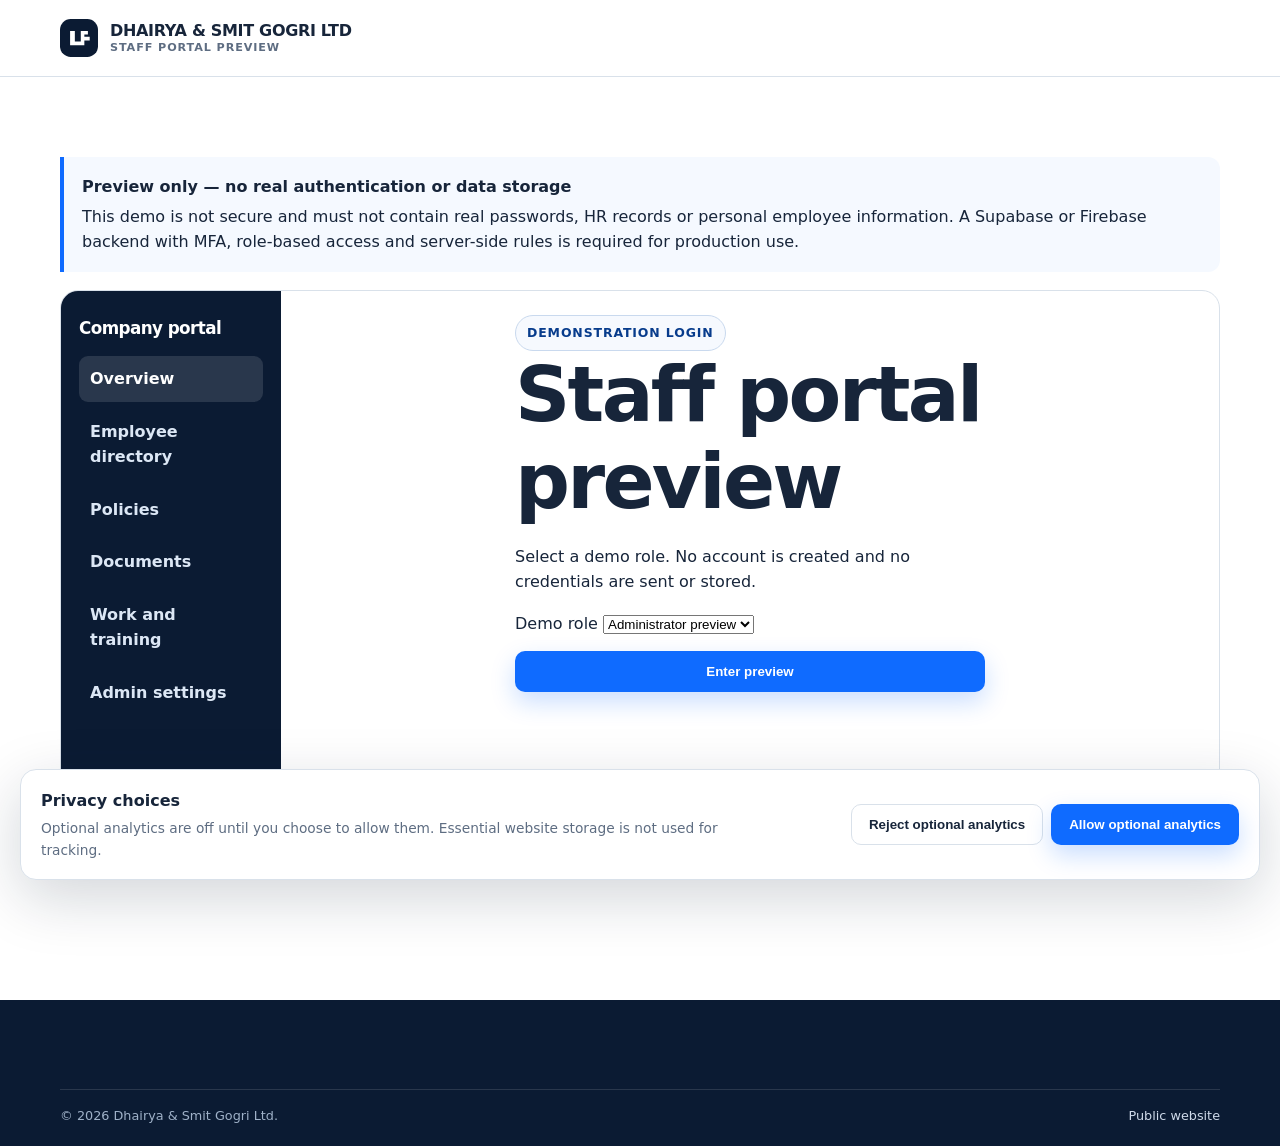
<file: portal.html>
<!doctype html>
<html lang="en-GB">
<head>
  <meta charset="utf-8">
  <meta name="viewport" content="width=device-width,initial-scale=1">
  <meta name="referrer" content="strict-origin-when-cross-origin">
  <meta http-equiv="Content-Security-Policy" content="default-src 'self'; base-uri 'self'; object-src 'none'; frame-ancestors 'none'; upgrade-insecure-requests">
  <meta name="robots" content="noindex,nofollow">
  <meta name="description" content="Preview of the DHAIRYA & SMIT GOGRI LTD staff administration portal.">
  <title>Staff portal preview | Dhairya & Smit Gogri Ltd</title>
  <link rel="stylesheet" href="css/styles.css">
</head>
<body>
<a class="skip" href="#main">Skip to content</a>
<header class="site-header">
  <div class="container nav">
    <a class="brand" href="index.html"><img src="assets/mark.svg" alt="" width="38" height="38"><span class="brand-text">DHAIRYA &amp; SMIT GOGRI LTD<span class="brand-sub">Staff portal preview</span></span></a>
  </div>
</header>

<main id="main" class="section">
  <div class="container">
    <div class="notice portal-demo-banner">
      <strong>Preview only — no real authentication or data storage</strong>
      This demo is not secure and must not contain real passwords, HR records or personal employee information. A Supabase or Firebase backend with MFA, role-based access and server-side rules is required for production use.
    </div>

    <div class="portal-shell">
      <aside class="portal-sidebar">
        <h3>Company portal</h3>
        <div class="portal-menu">
          <button type="button" class="active" data-view="overview">Overview</button>
          <button type="button" data-view="employees">Employee directory</button>
          <button type="button" data-view="policies">Policies</button>
          <button type="button" data-view="documents">Documents</button>
          <button type="button" data-view="tasks">Work and training</button>
          <button type="button" data-view="settings">Admin settings</button>
        </div>
      </aside>

      <div class="portal-main">
        <section class="portal-login" data-portal-login>
          <span class="eyebrow">Demonstration login</span>
          <h1>Staff portal preview</h1>
          <p>Select a demo role. No account is created and no credentials are sent or stored.</p>
          <form>
            <div>
              <label for="demo-role">Demo role</label>
              <select id="demo-role" name="demo-role">
                <option value="admin">Administrator preview</option>
                <option value="employee">Employee preview</option>
              </select>
            </div>
            <button type="submit" class="btn btn-primary">Enter preview</button>
          </form>
        </section>

        <section class="portal-dashboard" data-portal-dashboard>
          <div class="portal-toolbar">
            <div>
              <span class="eyebrow" data-portal-role>Administrator preview</span>
              <h2 data-view-title>Overview</h2>
            </div>
            <button type="button" class="btn btn-secondary" data-logout>Exit preview</button>
          </div>

          <div data-view-content></div>
        </section>
      </div>
    </div>
  </div>
</main>

<footer class="footer">
  <div class="container">
    <div class="footer-bottom">
      <span>© <span data-year></span> Dhairya &amp; Smit Gogri Ltd.</span>
      <a class="back-to-top" href="index.html">Public website</a>
    </div>
  </div>
</footer>
<script src="js/site.js"></script>
<script src="js/portal.js"></script>
</body>
</html>
</file>
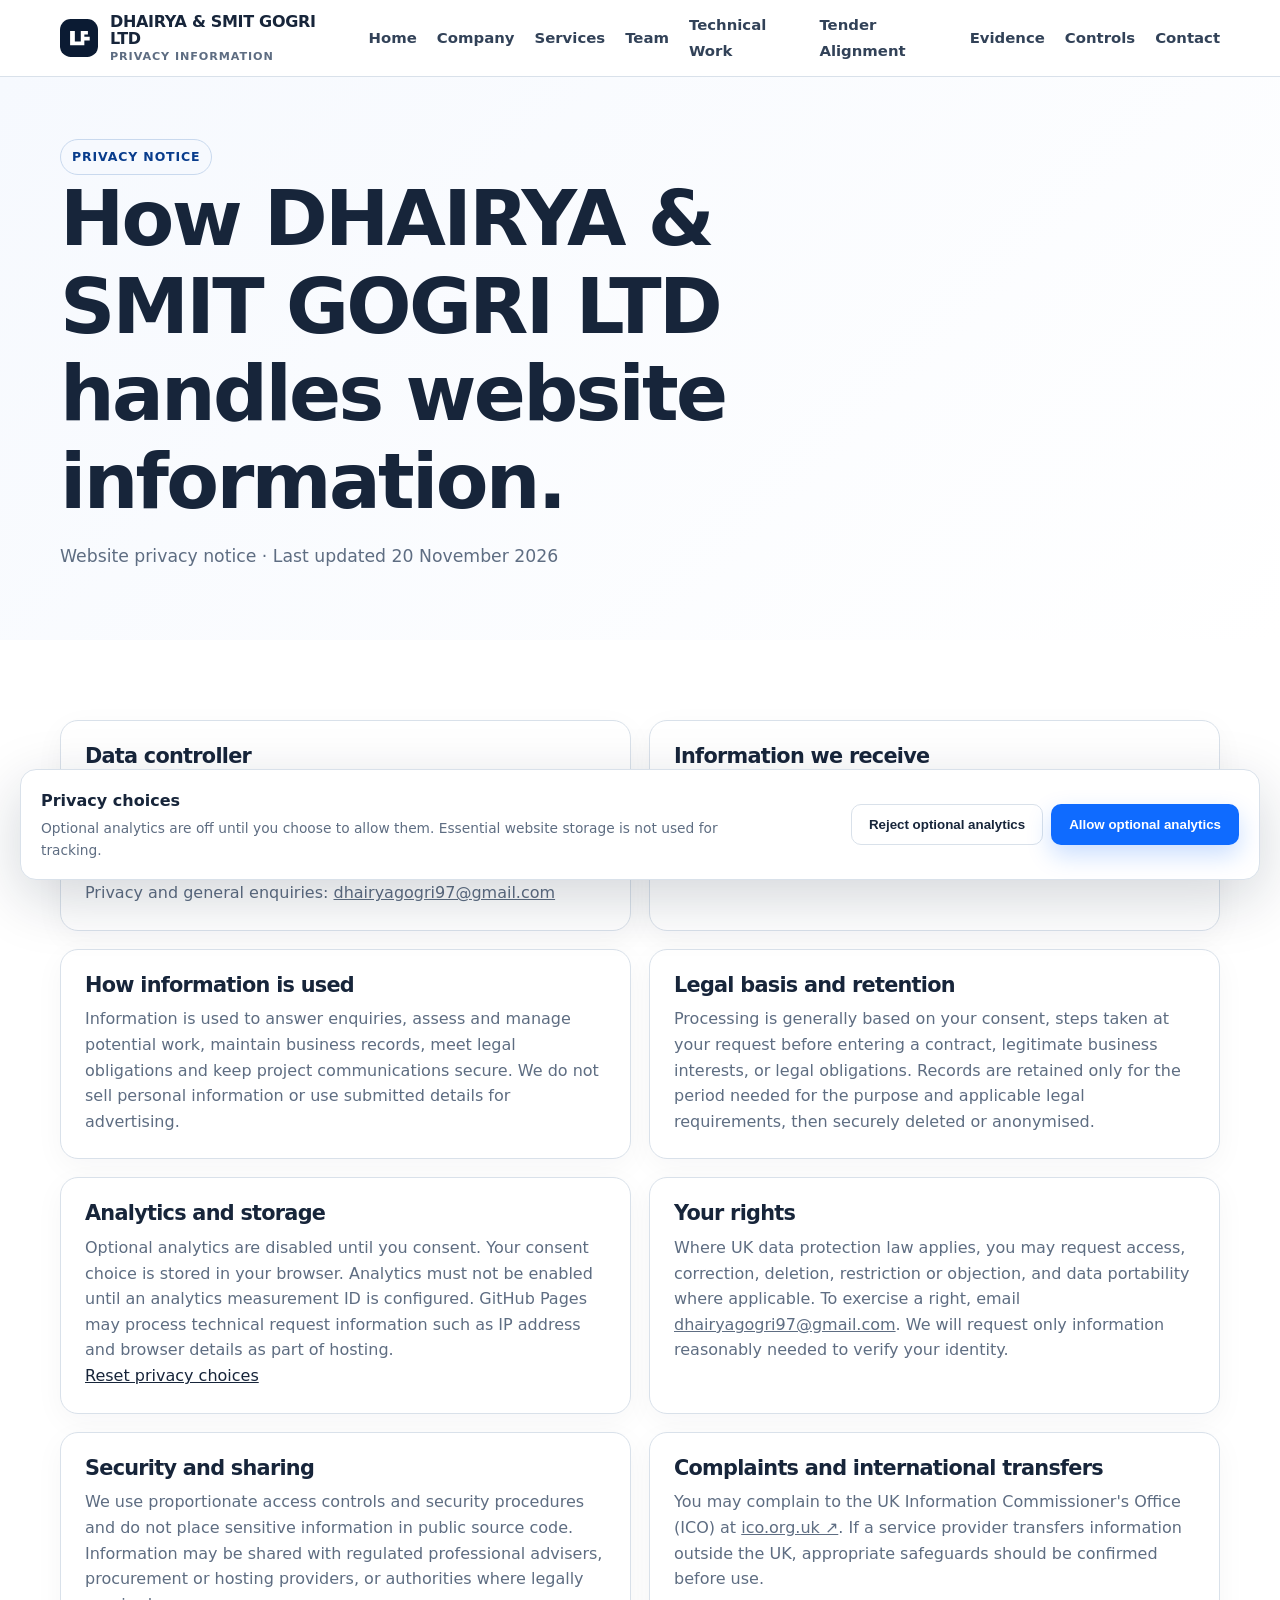
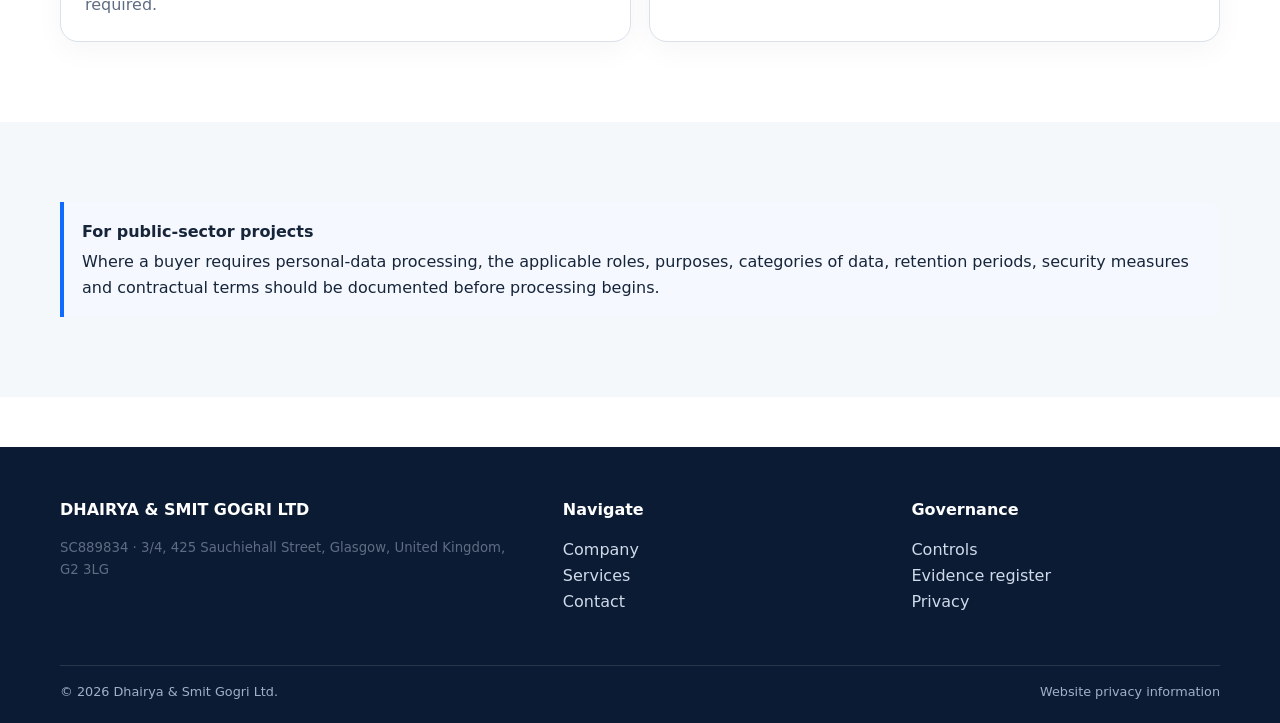
<file: privacy.html>
<!doctype html>
<html lang="en-GB">
<head>
  <meta charset="utf-8"><meta name="viewport" content="width=device-width,initial-scale=1">
  <meta name="referrer" content="strict-origin-when-cross-origin">
  <meta http-equiv="Content-Security-Policy" content="default-src 'self'; script-src 'self'; base-uri 'self'; object-src 'none'; frame-ancestors 'none'; upgrade-insecure-requests">
  <meta name="description" content="Privacy information for the DHAIRYA & SMIT GOGRI LTD corporate website.">
  <title>Privacy | Dhairya & Smit Gogri Ltd</title>
  <link rel="stylesheet" href="css/styles.css">
</head>
<body>
<a class="skip" href="#main">Skip to content</a>
<header class="site-header"><div class="container nav">
<a class="brand" href="index.html"><img src="assets/mark.svg" alt="" width="38" height="38"><span class="brand-text">DHAIRYA &amp; SMIT GOGRI LTD<span class="brand-sub">Privacy information</span></span></a>
<button class="nav-toggle" aria-expanded="false" aria-controls="primary-nav">Menu</button>
<nav id="primary-nav"><ul class="nav-links"><li><a href="index.html">Home</a></li><li><a href="about.html">Company</a></li><li><a href="services.html">Services</a></li><li><a href="team.html">Team</a></li><li><a href="projects.html">Technical Work</a></li><li><a href="tender-alignment.html">Tender Alignment</a></li><li><a href="evidence-register.html">Evidence</a></li><li><a href="policies.html">Controls</a></li><li><a href="contact.html">Contact</a></li></ul></nav></div></header>
<main id="main">
<section class="page-hero"><div class="container"><span class="eyebrow">Privacy notice</span><h1>How DHAIRYA &amp; SMIT GOGRI LTD handles website information.</h1><p>Website privacy notice · Last updated 20 November 2026</p></div></section>
<section class="section"><div class="container"><div class="grid-2">
<article class="card"><h3>Data controller</h3><p>DHAIRYA &amp; SMIT GOGRI LTD, company SC889834, is responsible for personal information handled through this website.</p><p>Registered office: 3/4, 425 Sauchiehall Street, Glasgow, United Kingdom, G2 3LG.</p><p>Privacy and general enquiries: <a href="mailto:dhairyagogri97@gmail.com">dhairyagogri97@gmail.com</a></p></article>
<article class="card"><h3>Information we receive</h3><p>When you contact us by email or download an enquiry file, we process the name, email address, organisation and message details you choose to provide. The enquiry preparation form does not transmit or store submissions on this website.</p></article>
<article class="card"><h3>How information is used</h3><p>Information is used to answer enquiries, assess and manage potential work, maintain business records, meet legal obligations and keep project communications secure. We do not sell personal information or use submitted details for advertising.</p></article>
<article class="card"><h3>Legal basis and retention</h3><p>Processing is generally based on your consent, steps taken at your request before entering a contract, legitimate business interests, or legal obligations. Records are retained only for the period needed for the purpose and applicable legal requirements, then securely deleted or anonymised.</p></article>
<article class="card"><h3>Analytics and storage</h3><p>Optional analytics are disabled until you consent. Your consent choice is stored in your browser. Analytics must not be enabled until an analytics measurement ID is configured. GitHub Pages may process technical request information such as IP address and browser details as part of hosting.</p><button type="button" class="btn btn-secondary privacy-settings" data-privacy-settings>Reset privacy choices</button></article>
<article class="card"><h3>Your rights</h3><p>Where UK data protection law applies, you may request access, correction, deletion, restriction or objection, and data portability where applicable. To exercise a right, email <a href="mailto:dhairyagogri97@gmail.com">dhairyagogri97@gmail.com</a>. We will request only information reasonably needed to verify your identity.</p></article>
<article class="card"><h3>Security and sharing</h3><p>We use proportionate access controls and security procedures and do not place sensitive information in public source code. Information may be shared with regulated professional advisers, procurement or hosting providers, or authorities where legally required.</p></article>
<article class="card"><h3>Complaints and international transfers</h3><p>You may complain to the UK Information Commissioner's Office (ICO) at <a href="https://ico.org.uk/" target="_blank" rel="noopener noreferrer">ico.org.uk ↗</a>. If a service provider transfers information outside the UK, appropriate safeguards should be confirmed before use.</p></article>
</div></div></section>
<section class="section soft"><div class="container"><div class="notice"><strong>For public-sector projects</strong>Where a buyer requires personal-data processing, the applicable roles, purposes, categories of data, retention periods, security measures and contractual terms should be documented before processing begins.</div></div></section>
</main>
<footer class="footer"><div class="container"><div class="footer-grid"><div><h3>DHAIRYA &amp; SMIT GOGRI LTD</h3><p class="small">SC889834 · 3/4, 425 Sauchiehall Street, Glasgow, United Kingdom, G2 3LG</p></div><div><h3>Navigate</h3><p><a href="about.html">Company</a><br><a href="services.html">Services</a><br><a href="contact.html">Contact</a></p></div><div><h3>Governance</h3><p><a href="policies.html">Controls</a><br><a href="evidence-register.html">Evidence register</a><br><a href="privacy.html">Privacy</a></p></div></div><div class="footer-bottom"><span>© <span data-year></span> Dhairya &amp; Smit Gogri Ltd.</span><span>Website privacy information</span></div></div></footer>
<script src="js/site.js"></script></body></html>
</file>
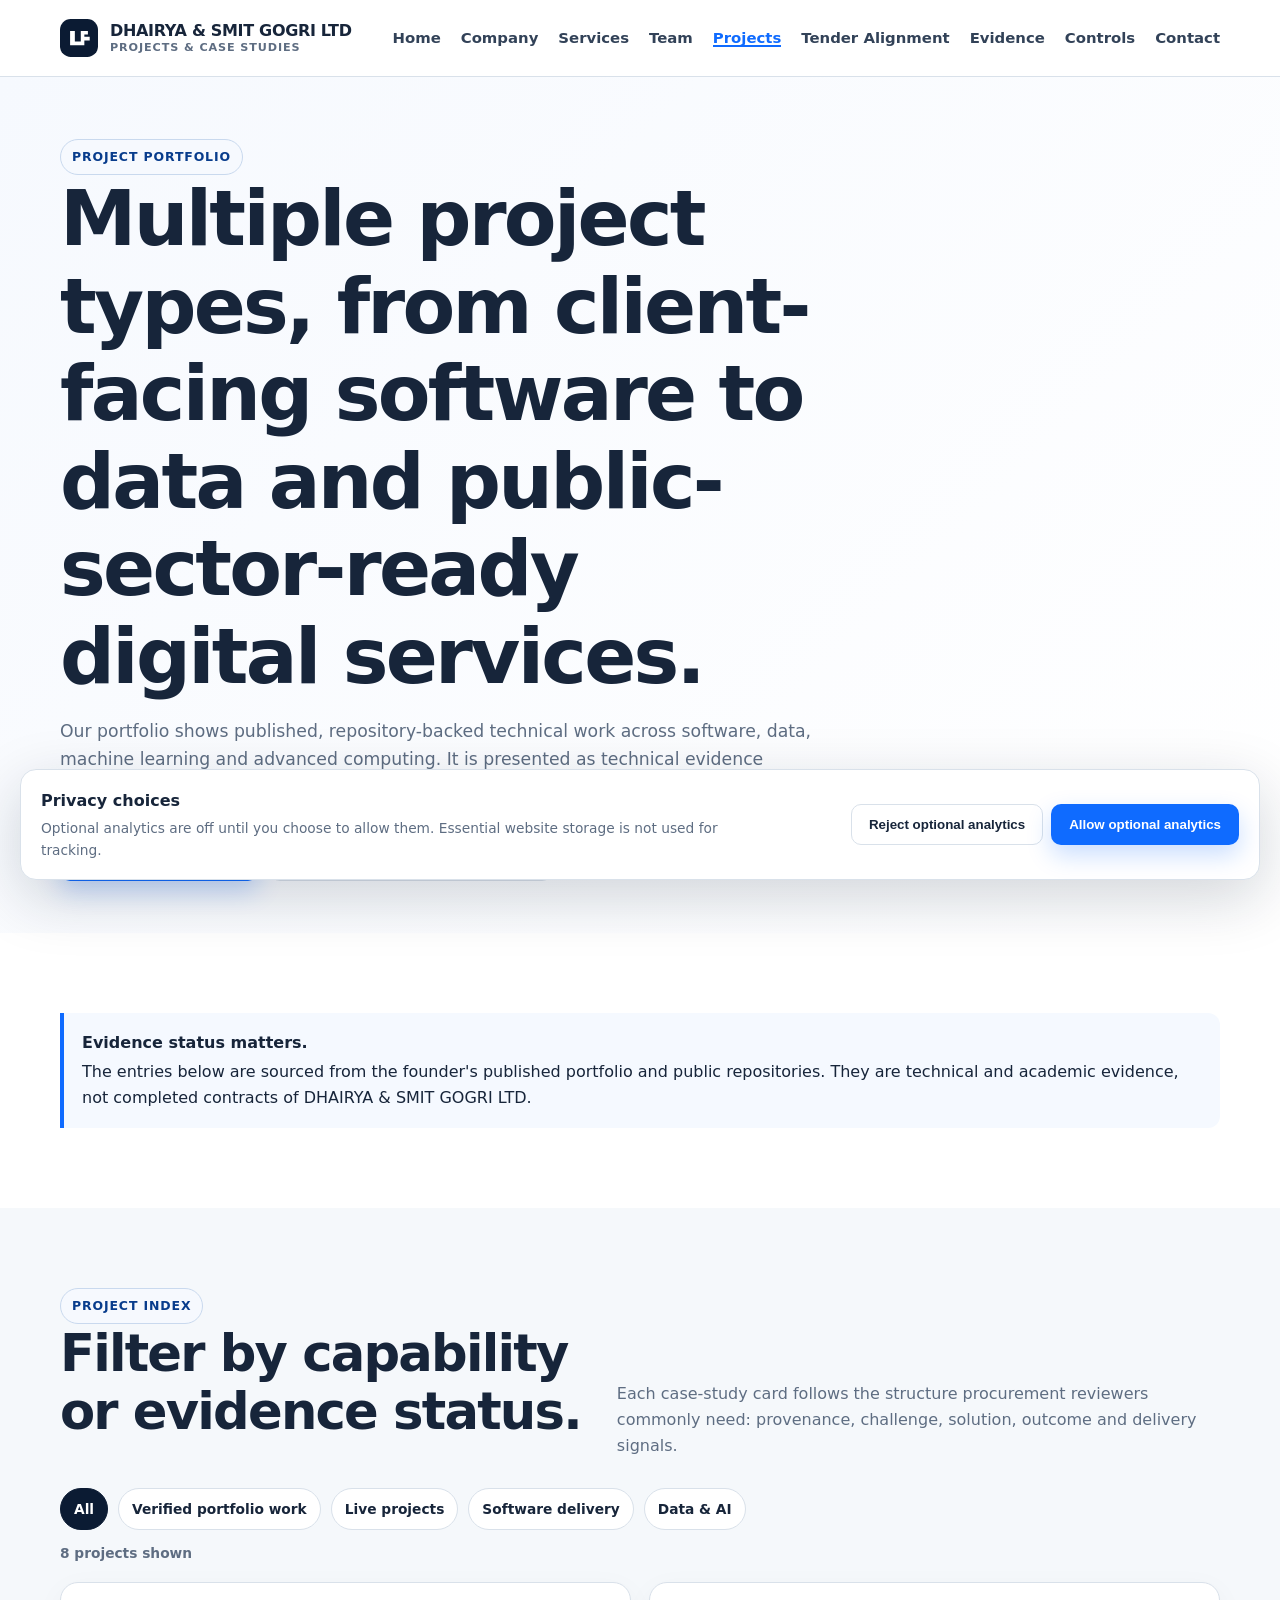
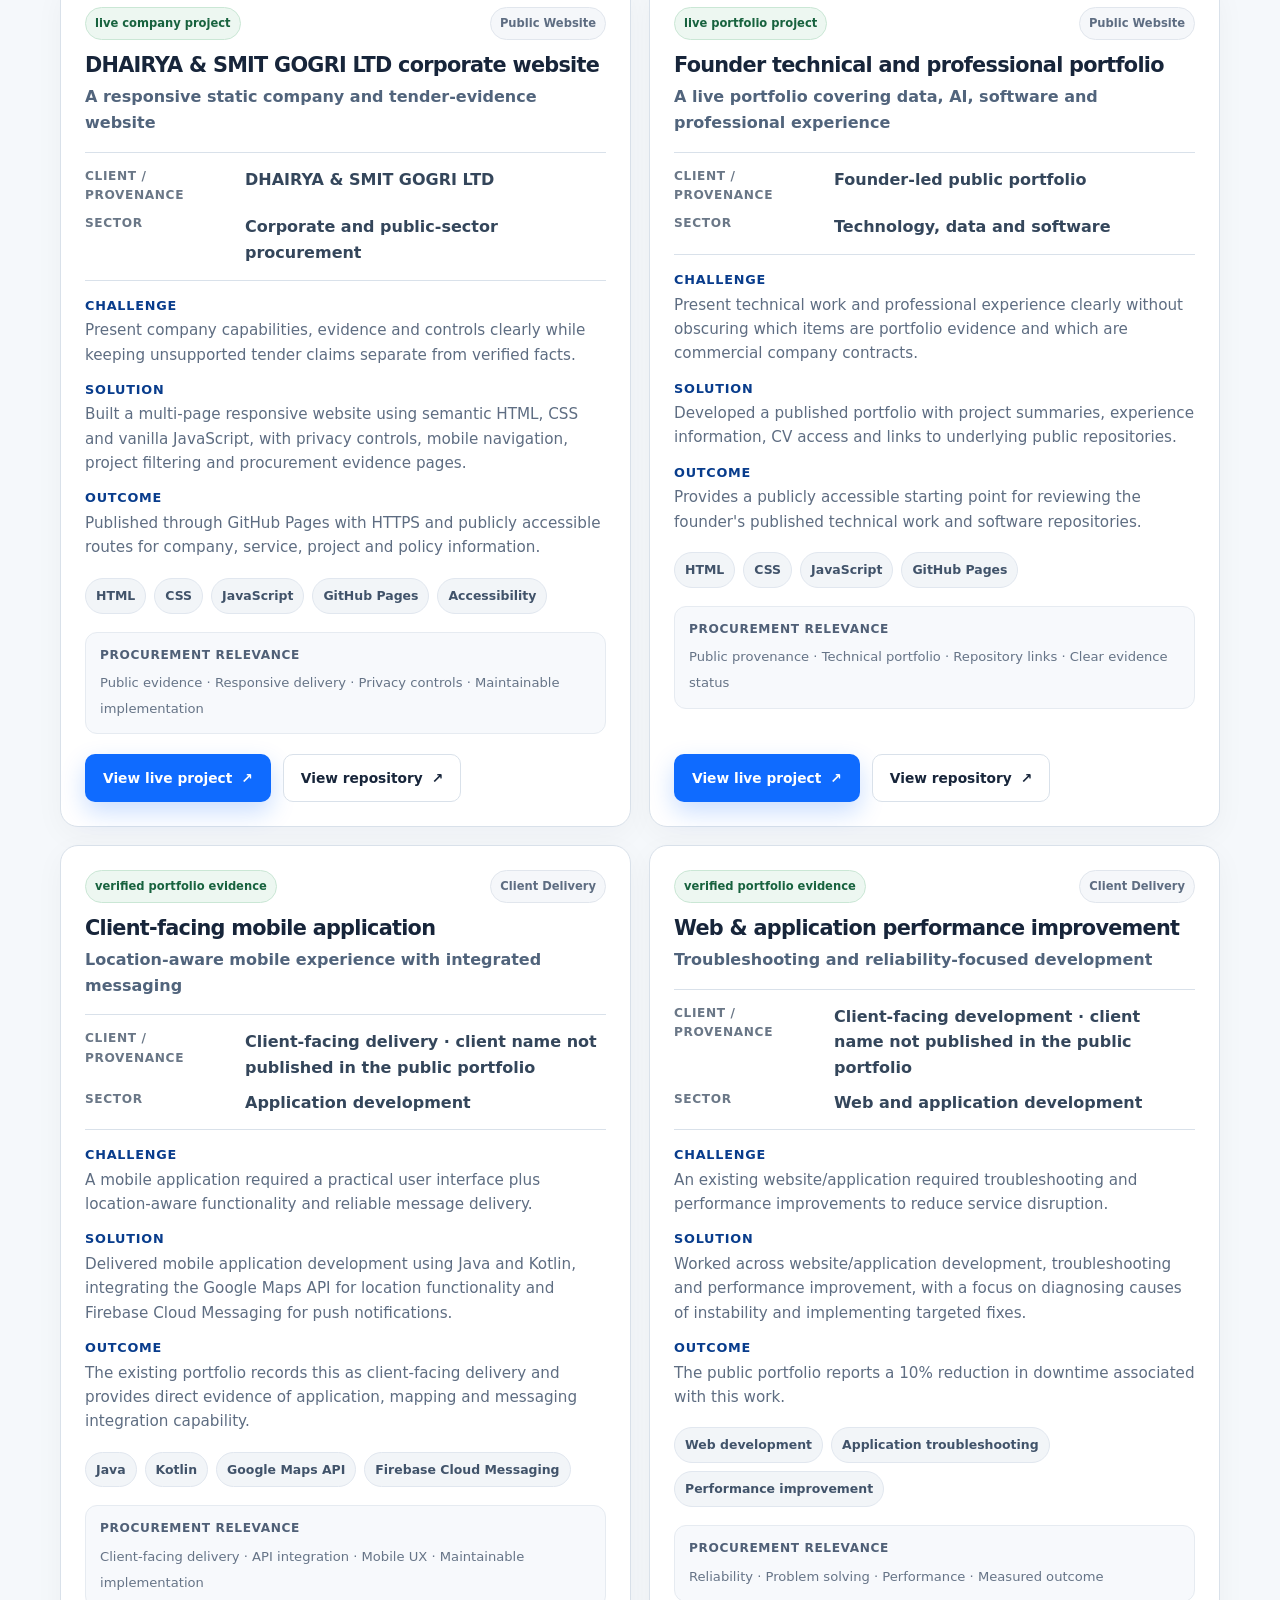
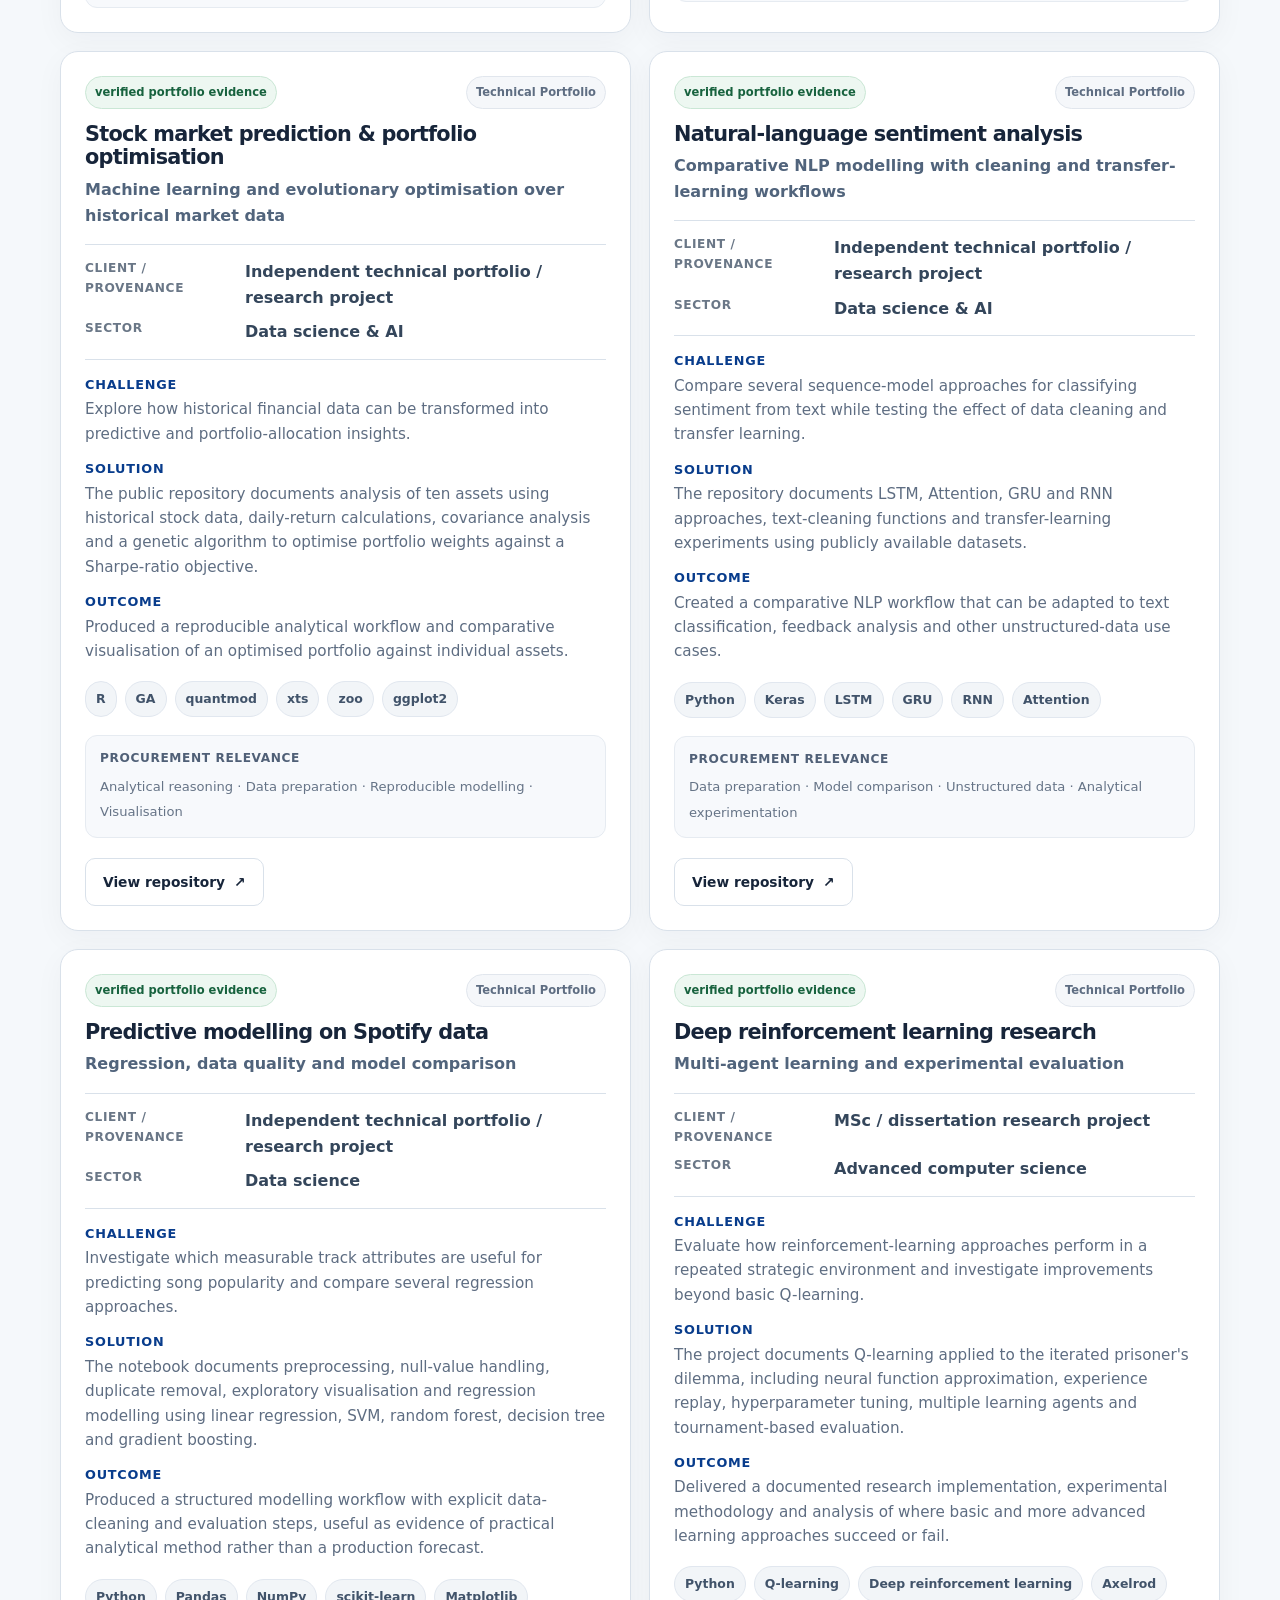
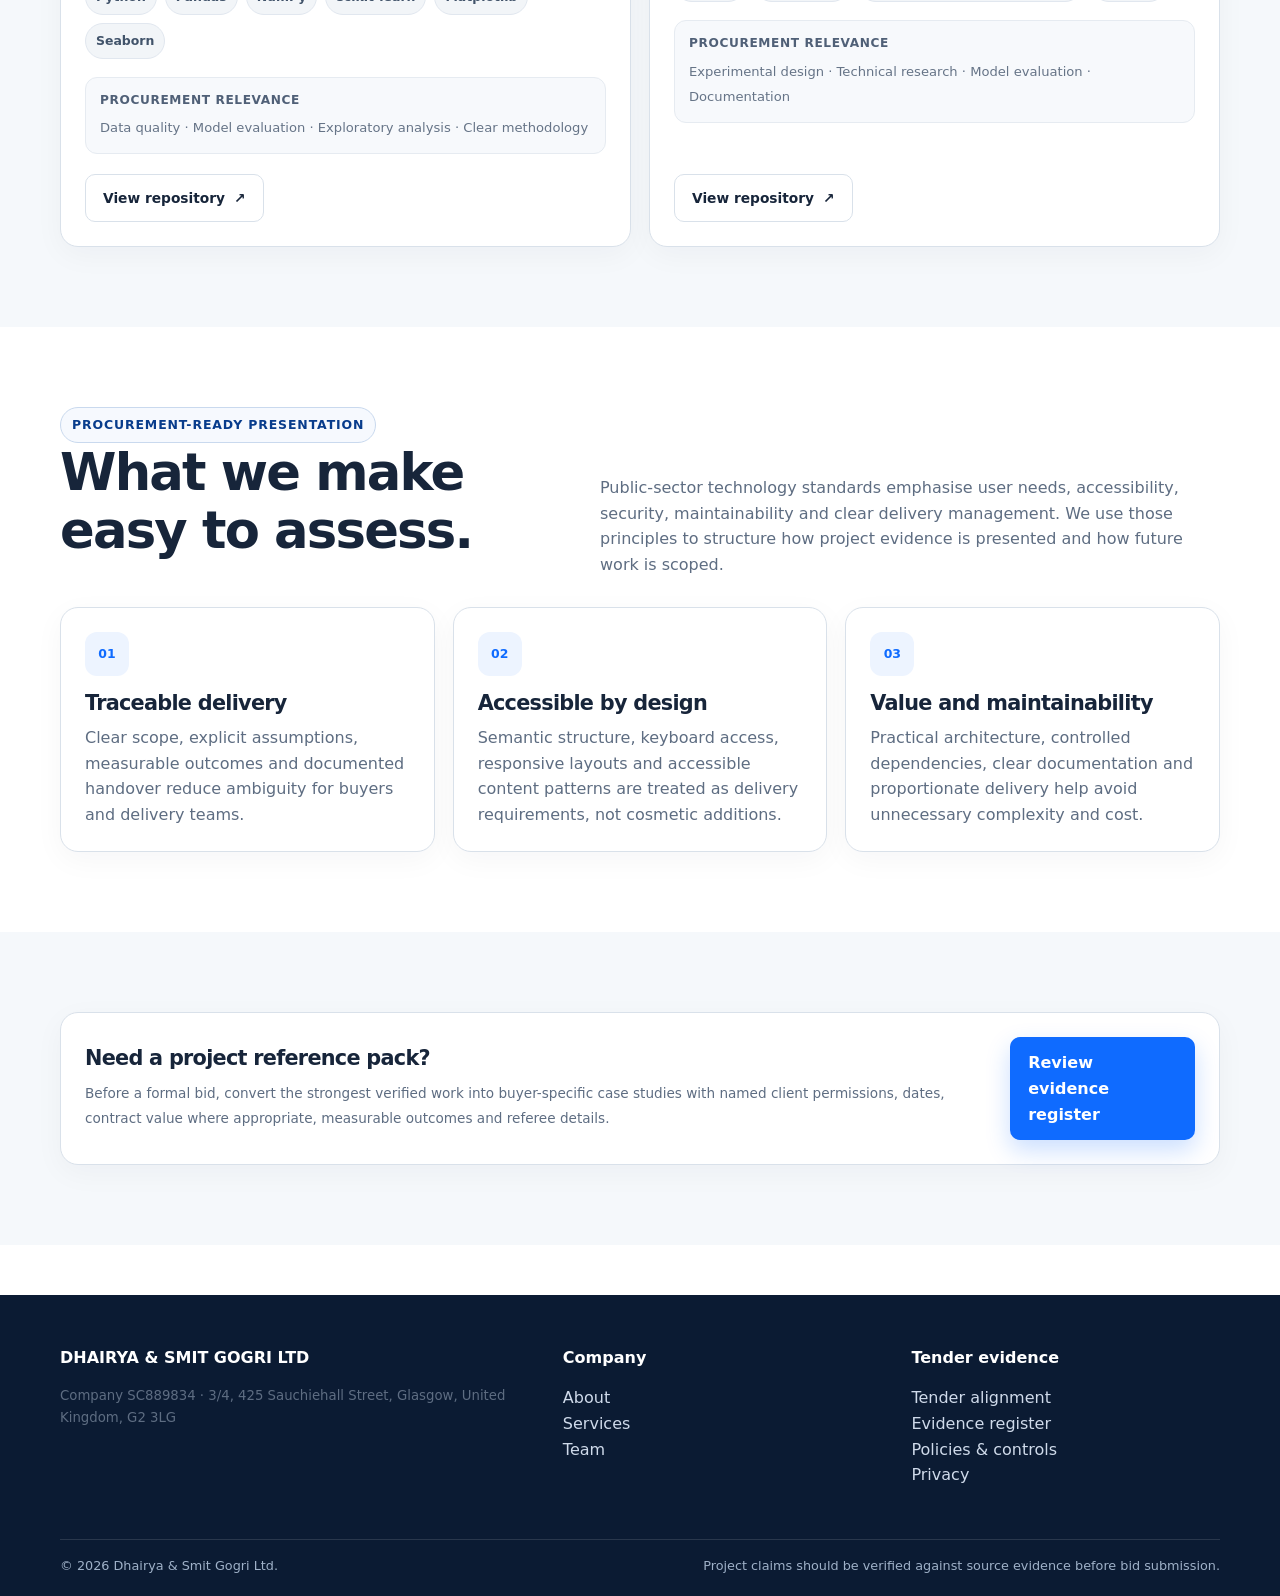
<file: projects.html>
<!doctype html>
<html lang="en-GB">
<head>
  <meta charset="utf-8">
  <meta name="viewport" content="width=device-width,initial-scale=1">
  <meta name="referrer" content="strict-origin-when-cross-origin">
  <meta http-equiv="Content-Security-Policy" content="default-src 'self'; base-uri 'self'; object-src 'none'; frame-ancestors 'none'; upgrade-insecure-requests">
  <meta name="description" content="Dhairya & Smit Gogri Ltd public technical project portfolio and repository-backed work.">
  <title>Projects & Case Studies | Dhairya & Smit Gogri Ltd</title>
  <link rel="stylesheet" href="css/styles.css">
</head>
<body>
<a class="skip" href="#main">Skip to content</a>
<header class="site-header"><div class="container nav">
  <a class="brand" href="index.html"><img src="assets/mark.svg" alt="" width="38" height="38"><span class="brand-text">DHAIRYA &amp; SMIT GOGRI LTD<span class="brand-sub">Projects &amp; case studies</span></span></a>
  <button class="nav-toggle" aria-expanded="false" aria-controls="primary-nav">Menu</button>
  <nav id="primary-nav" aria-label="Primary navigation"><ul class="nav-links">
    <li><a href="index.html">Home</a></li><li><a href="about.html">Company</a></li><li><a href="services.html">Services</a></li><li><a href="team.html">Team</a></li><li><a href="projects.html">Projects</a></li><li><a href="tender-alignment.html">Tender Alignment</a></li><li><a href="evidence-register.html">Evidence</a></li><li><a href="policies.html">Controls</a></li><li><a href="contact.html">Contact</a></li>
  </ul></nav>
</div></header>

<main id="main">
<section class="page-hero">
  <div class="container">
    <span class="eyebrow">Project portfolio</span>
    <h1>Multiple project types, from client-facing software to data and public-sector-ready digital services.</h1>
    <p>Our portfolio shows published, repository-backed technical work across software, data, machine learning and advanced computing. It is presented as technical evidence rather than as previous commercial contracts.</p>
    <div class="actions"><a class="btn btn-primary" href="#case-studies">View project work</a><a class="btn btn-secondary" href="contact.html">Discuss a new requirement</a></div>
  </div>
</section>

<section class="section">
  <div class="container">
    <div class="notice">
      <strong>Evidence status matters.</strong>
      The entries below are sourced from the founder's published portfolio and public repositories. They are technical and academic evidence, not completed contracts of DHAIRYA &amp; SMIT GOGRI LTD.
    </div>
  </div>
</section>

<section class="section soft" id="case-studies">
  <div class="container">
    <div class="section-head">
      <div><span class="eyebrow">Project index</span><h2>Filter by capability or evidence status.</h2></div>
      <p>Each case-study card follows the structure procurement reviewers commonly need: provenance, challenge, solution, outcome and delivery signals.</p>
    </div>
    <div class="filter-bar" data-project-filters aria-label="Project filters">
      <button type="button" class="active" data-filter="all" aria-pressed="true">All</button>
      <button type="button" data-filter="verified" aria-pressed="false">Verified portfolio work</button>
      <button type="button" data-filter="live" aria-pressed="false">Live projects</button>
      <button type="button" data-filter="software" aria-pressed="false">Software delivery</button>
      <button type="button" data-filter="data" aria-pressed="false">Data &amp; AI</button>
    </div>
    <p class="project-count" data-project-count aria-live="polite"></p>
    <div class="case-study-grid" data-project-grid></div>
  </div>
</section>

<section class="section">
  <div class="container">
    <div class="section-head">
      <div><span class="eyebrow">Procurement-ready presentation</span><h2>What we make easy to assess.</h2></div>
      <p>Public-sector technology standards emphasise user needs, accessibility, security, maintainability and clear delivery management. We use those principles to structure how project evidence is presented and how future work is scoped.</p>
    </div>
    <div class="grid-3">
      <article class="card"><div class="icon">01</div><h3>Traceable delivery</h3><p>Clear scope, explicit assumptions, measurable outcomes and documented handover reduce ambiguity for buyers and delivery teams.</p></article>
      <article class="card"><div class="icon">02</div><h3>Accessible by design</h3><p>Semantic structure, keyboard access, responsive layouts and accessible content patterns are treated as delivery requirements, not cosmetic additions.</p></article>
      <article class="card"><div class="icon">03</div><h3>Value and maintainability</h3><p>Practical architecture, controlled dependencies, clear documentation and proportionate delivery help avoid unnecessary complexity and cost.</p></article>
    </div>
  </div>
</section>

<section class="section soft">
  <div class="container">
    <div class="route-card card">
      <div><h3>Need a project reference pack?</h3><span>Before a formal bid, convert the strongest verified work into buyer-specific case studies with named client permissions, dates, contract value where appropriate, measurable outcomes and referee details.</span></div>
      <a class="btn btn-primary" href="evidence-register.html">Review evidence register</a>
    </div>
  </div>
</section>
</main>

<footer class="footer"><div class="container"><div class="footer-grid">
  <div><h3>DHAIRYA &amp; SMIT GOGRI LTD</h3><p class="small">Company SC889834 · 3/4, 425 Sauchiehall Street, Glasgow, United Kingdom, G2 3LG</p></div>
  <div><h3>Company</h3><p><a href="about.html">About</a><br><a href="services.html">Services</a><br><a href="team.html">Team</a></p></div>
  <div><h3>Tender evidence</h3><p><a href="tender-alignment.html">Tender alignment</a><br><a href="evidence-register.html">Evidence register</a><br><a href="policies.html">Policies &amp; controls</a><br><a href="privacy.html">Privacy</a></p></div>
</div><div class="footer-bottom"><span>© <span data-year></span> Dhairya &amp; Smit Gogri Ltd.</span><span>Project claims should be verified against source evidence before bid submission.</span></div></div></footer>
<script src="js/site.js" defer></script>
<script src="js/projects.js" defer></script>
</body>
</html>
</file>
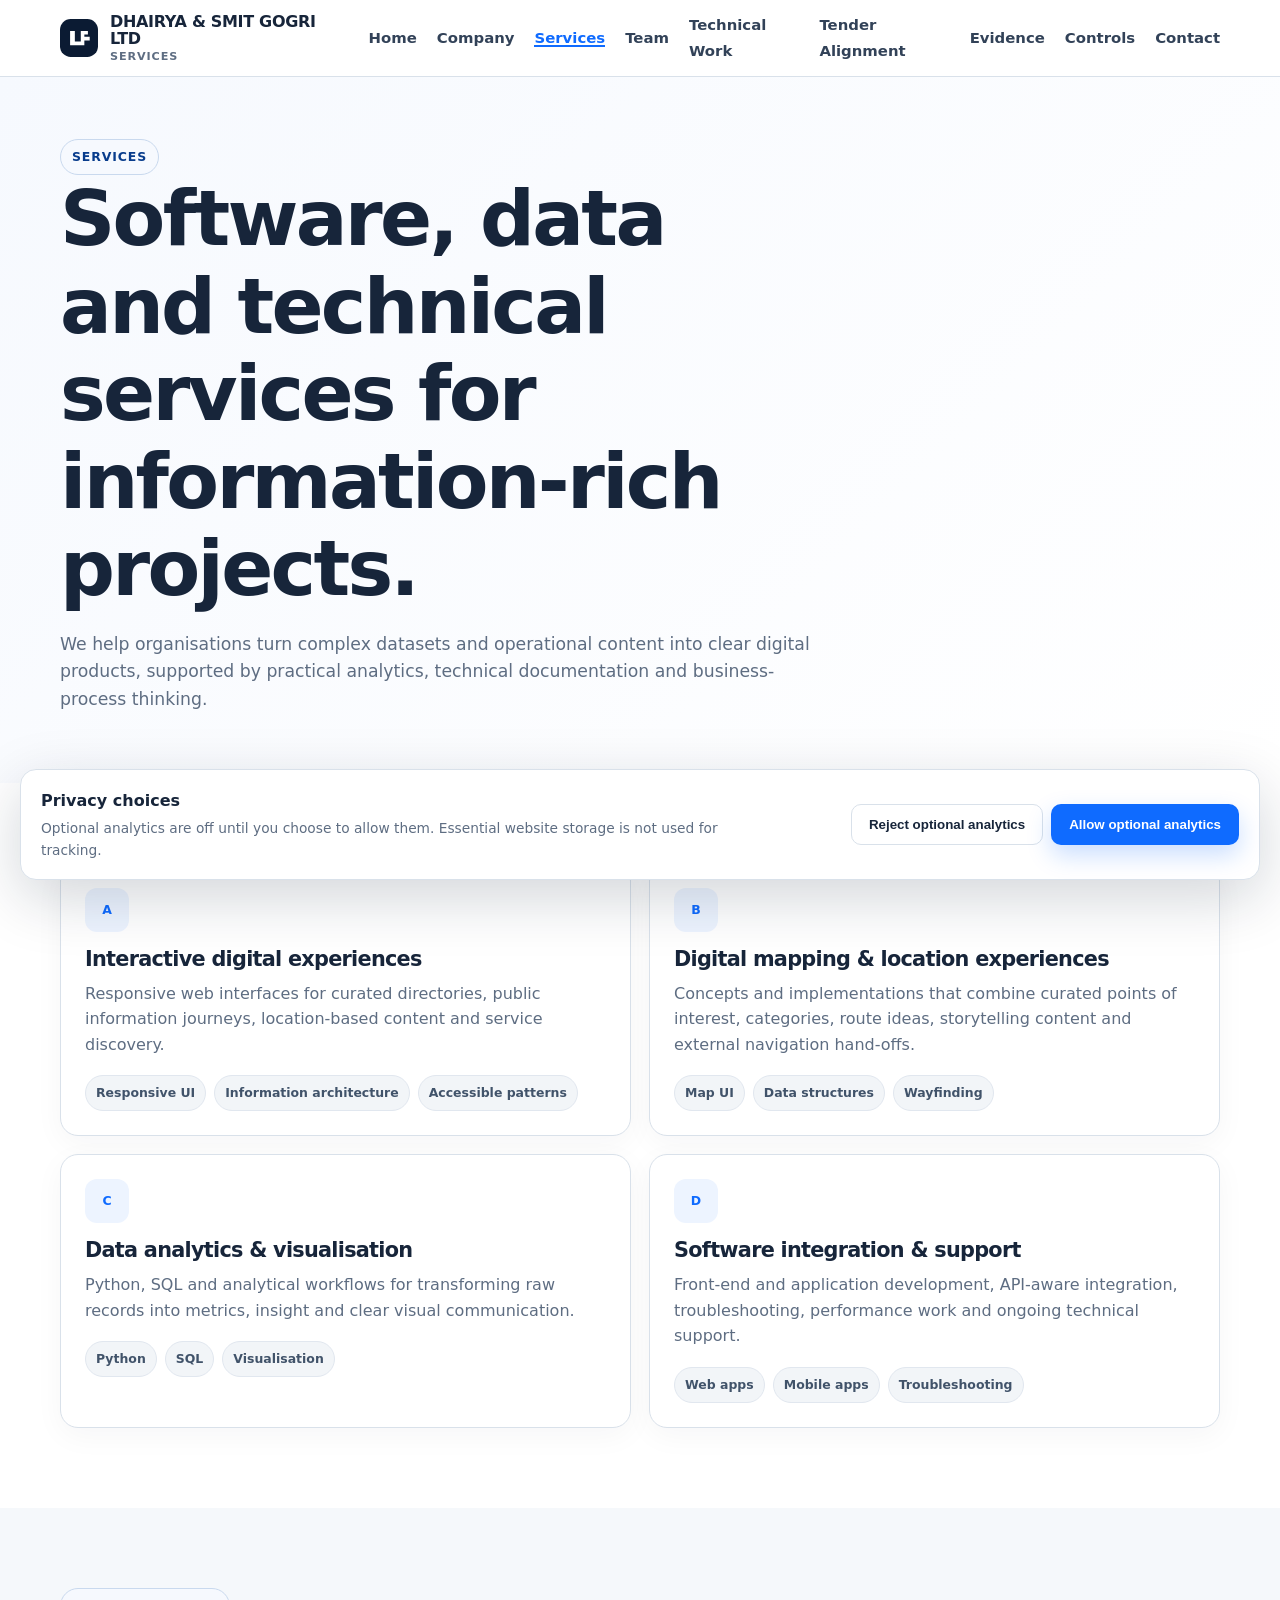
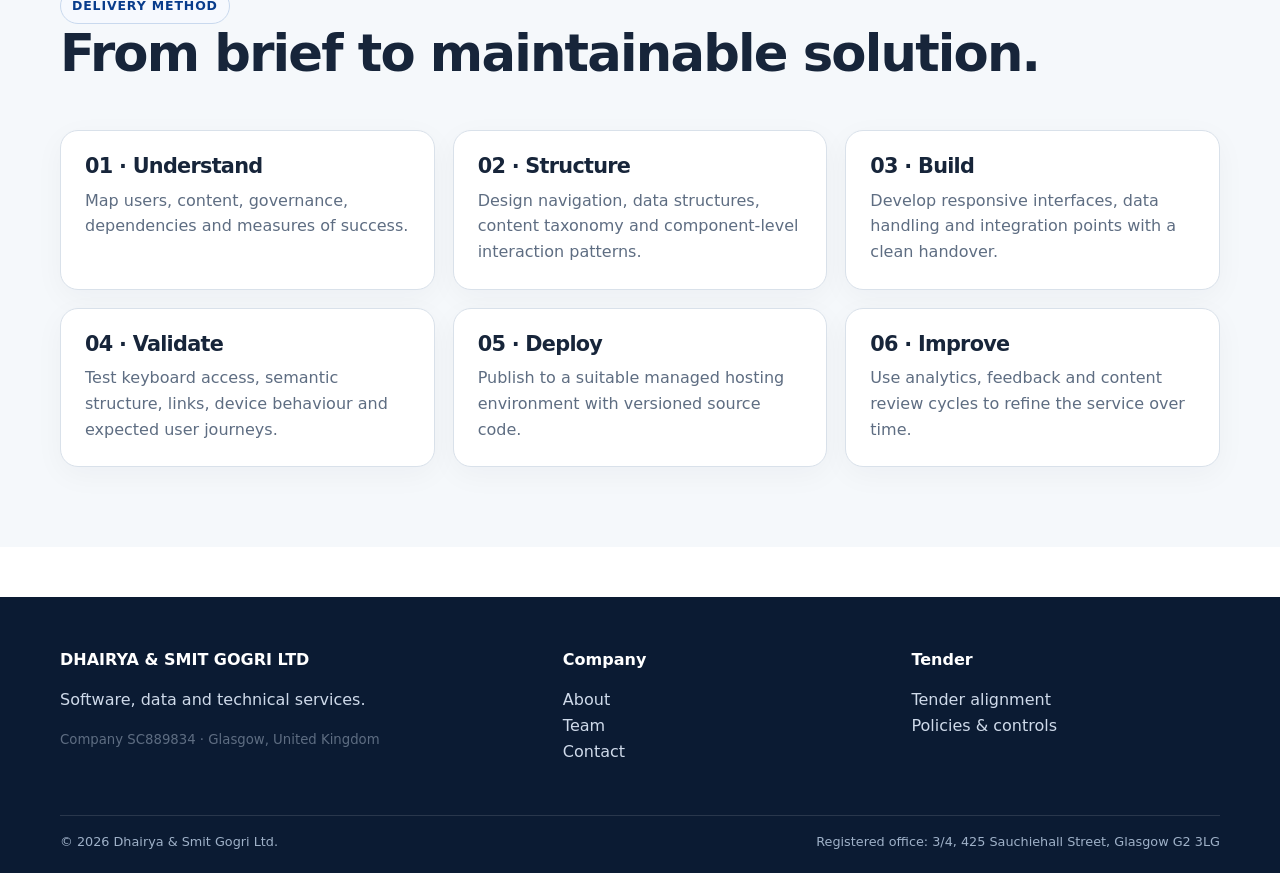
<file: services.html>
<!doctype html>
<html lang="en-GB">
  <head>
    <meta charset="utf-8" />
    <meta name="viewport" content="width=device-width,initial-scale=1" />
    <title>Services | Dhairya & Smit Gogri Ltd</title>
    <link rel="stylesheet" href="css/styles.css" />
  </head>
  <body>
    <a class="skip" href="#main">Skip to content</a>
    <header class="site-header">
      <div class="container nav">
        <a class="brand" href="index.html"
          ><img src="assets/mark.svg" alt="" width="38" height="38" /><span
            class="brand-text"
            >DHAIRYA &amp; SMIT GOGRI LTD<span class="brand-sub"
              >Services</span
            ></span
          ></a
        ><button
          class="nav-toggle"
          aria-expanded="false"
          aria-controls="primary-nav"
        >
          Menu
        </button>
        <nav id="primary-nav">
          <ul class="nav-links">
            <li><a href="index.html">Home</a></li>
            <li><a href="about.html">Company</a></li>
            <li><a href="services.html">Services</a></li>
            <li><a href="team.html">Team</a></li>
            <li><a href="projects.html">Technical Work</a></li>
            <li><a href="tender-alignment.html">Tender Alignment</a></li>
            <li><a href="evidence-register.html">Evidence</a></li>
            <li><a href="policies.html">Controls</a></li>
            <li><a href="contact.html">Contact</a></li>
          </ul>
        </nav>
      </div>
    </header>
    <main id="main">
      <section class="page-hero">
        <div class="container">
          <span class="eyebrow">Services</span>
          <h1>
            Software, data and technical services for information-rich projects.
          </h1>
          <p>
            We help organisations turn complex datasets and operational content
            into clear digital products, supported by practical analytics,
            technical documentation and business-process thinking.
          </p>
        </div>
      </section>
      <section class="section">
        <div class="container">
          <div class="grid-2">
            <article class="card">
              <div class="icon">A</div>
              <h3>Interactive digital experiences</h3>
              <p>
                Responsive web interfaces for curated directories, public
                information journeys, location-based content and service
                discovery.
              </p>
              <div class="pill-row">
                <span class="pill">Responsive UI</span
                ><span class="pill">Information architecture</span
                ><span class="pill">Accessible patterns</span>
              </div>
            </article>
            <article class="card">
              <div class="icon">B</div>
              <h3>Digital mapping &amp; location experiences</h3>
              <p>
                Concepts and implementations that combine curated points of
                interest, categories, route ideas, storytelling content and
                external navigation hand-offs.
              </p>
              <div class="pill-row">
                <span class="pill">Map UI</span
                ><span class="pill">Data structures</span
                ><span class="pill">Wayfinding</span>
              </div>
            </article>
            <article class="card">
              <div class="icon">C</div>
              <h3>Data analytics &amp; visualisation</h3>
              <p>
                Python, SQL and analytical workflows for transforming raw
                records into metrics, insight and clear visual communication.
              </p>
              <div class="pill-row">
                <span class="pill">Python</span><span class="pill">SQL</span
                ><span class="pill">Visualisation</span>
              </div>
            </article>
            <article class="card">
              <div class="icon">D</div>
              <h3>Software integration &amp; support</h3>
              <p>
                Front-end and application development, API-aware integration,
                troubleshooting, performance work and ongoing technical support.
              </p>
              <div class="pill-row">
                <span class="pill">Web apps</span
                ><span class="pill">Mobile apps</span
                ><span class="pill">Troubleshooting</span>
              </div>
            </article>
          </div>
        </div>
      </section>
      <section class="section soft">
        <div class="container">
          <div class="section-head">
            <div>
              <span class="eyebrow">Delivery method</span>
              <h2>From brief to maintainable solution.</h2>
            </div>
          </div>
          <div class="grid-3">
            <article class="card">
              <h3>01 · Understand</h3>
              <p>
                Map users, content, governance, dependencies and measures of
                success.
              </p>
            </article>
            <article class="card">
              <h3>02 · Structure</h3>
              <p>
                Design navigation, data structures, content taxonomy and
                component-level interaction patterns.
              </p>
            </article>
            <article class="card">
              <h3>03 · Build</h3>
              <p>
                Develop responsive interfaces, data handling and integration
                points with a clean handover.
              </p>
            </article>
            <article class="card">
              <h3>04 · Validate</h3>
              <p>
                Test keyboard access, semantic structure, links, device
                behaviour and expected user journeys.
              </p>
            </article>
            <article class="card">
              <h3>05 · Deploy</h3>
              <p>
                Publish to a suitable managed hosting environment with versioned
                source code.
              </p>
            </article>
            <article class="card">
              <h3>06 · Improve</h3>
              <p>
                Use analytics, feedback and content review cycles to refine the
                service over time.
              </p>
            </article>
          </div>
        </div>
      </section>
    </main>
    <footer class="footer">
      <div class="container">
        <div class="footer-grid">
          <div>
            <h3>DHAIRYA &amp; SMIT GOGRI LTD</h3>
            <p>Software, data and technical services.</p>
            <p class="small">Company SC889834 · Glasgow, United Kingdom</p>
          </div>
          <div>
            <h3>Company</h3>
            <p>
              <a href="about.html">About</a><br /><a href="team.html">Team</a
              ><br /><a href="contact.html">Contact</a>
            </p>
          </div>
          <div>
            <h3>Tender</h3>
            <p>
              <a href="tender-alignment.html">Tender alignment</a><br /><a
                href="policies.html"
                >Policies &amp; controls</a
              >
            </p>
          </div>
        </div>
        <div class="footer-bottom">
          <span>© <span data-year></span> Dhairya &amp; Smit Gogri Ltd.</span
          ><span
            >Registered office: 3/4, 425 Sauchiehall Street, Glasgow G2
            3LG</span
          >
        </div>
      </div>
    </footer>
    <script src="js/site.js"></script>
  </body>
</html>
</file>
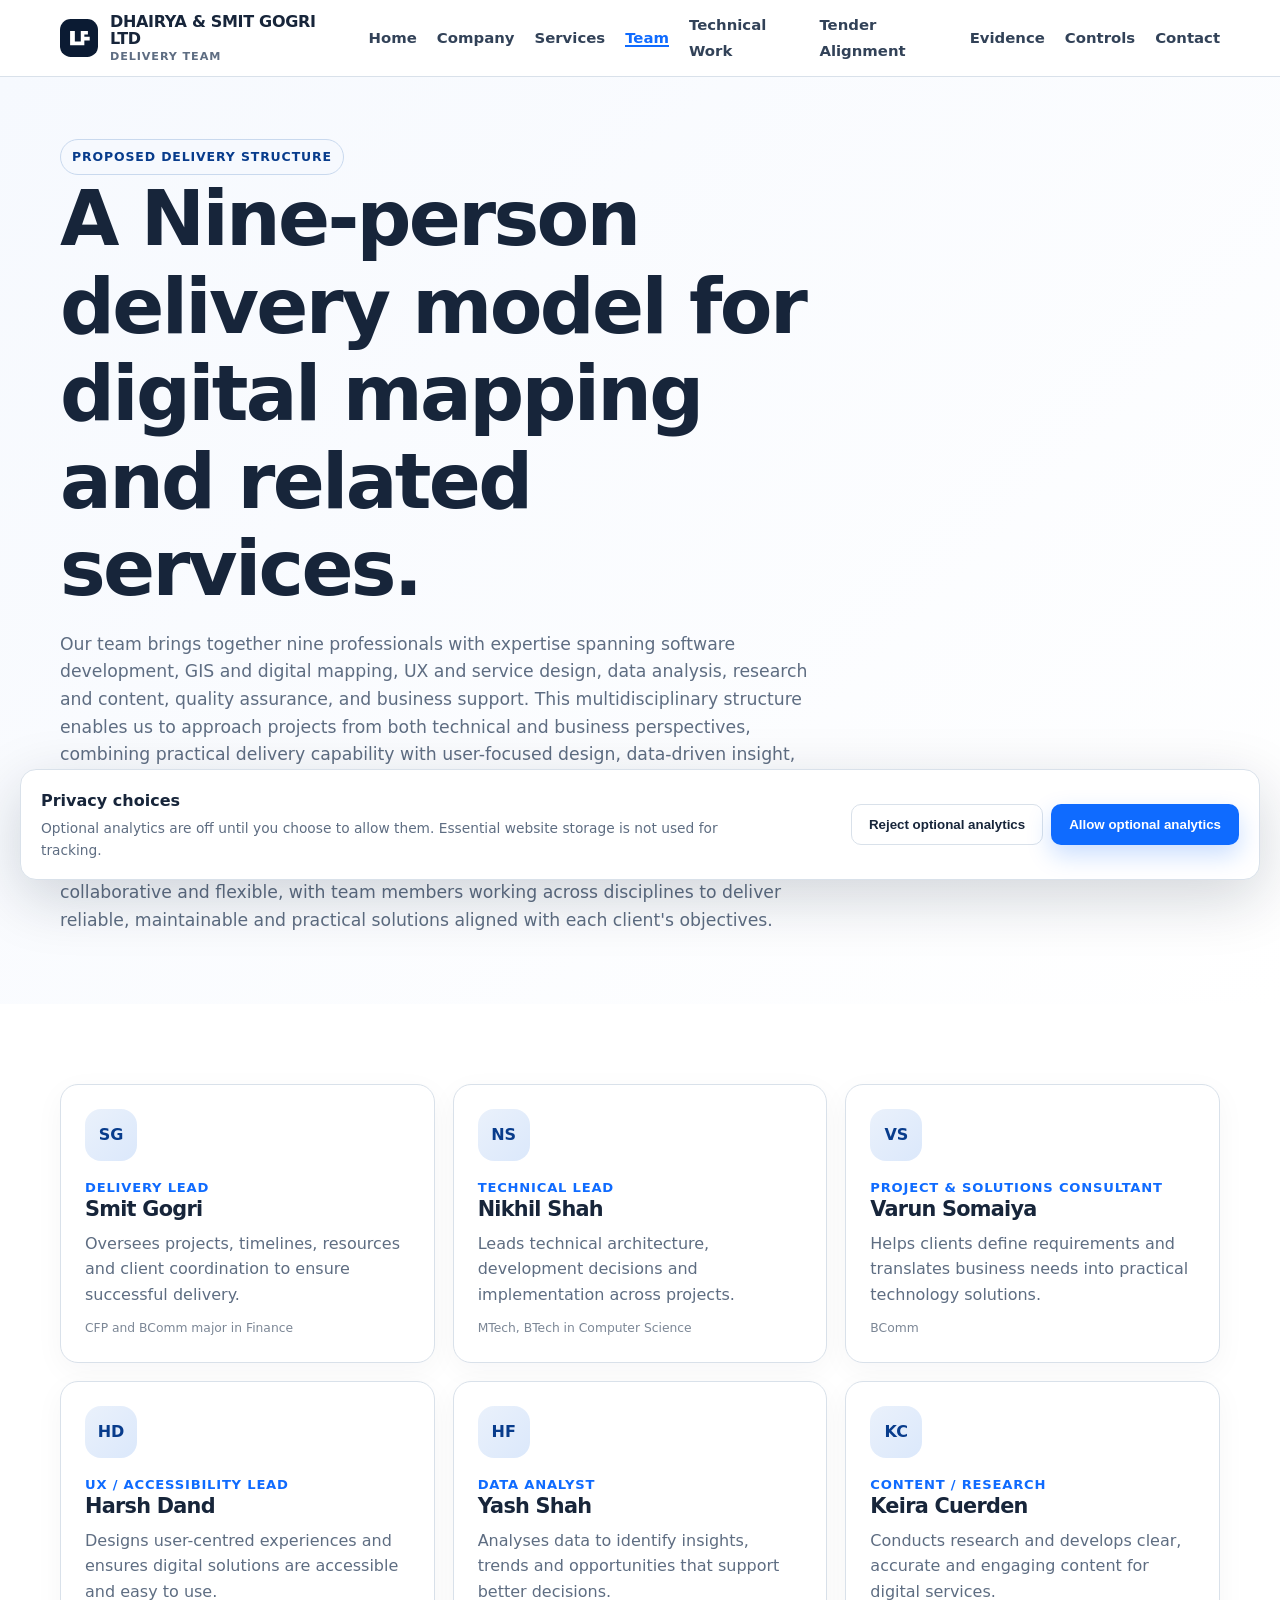
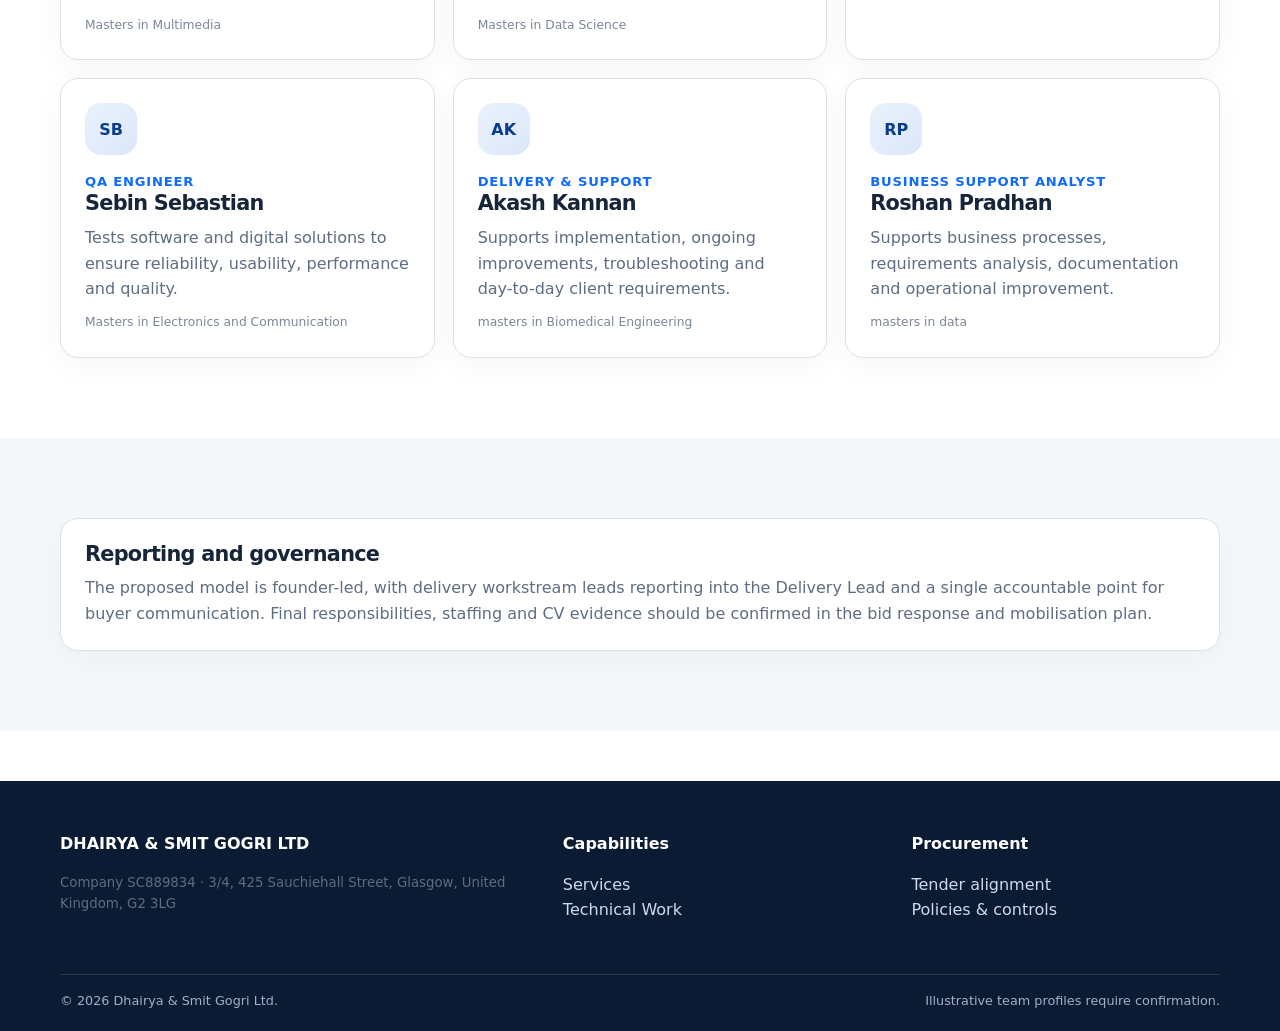
<file: team.html>
<!doctype html>
<html lang="en-GB">
  <head>
    <meta charset="utf-8" />
    <meta name="viewport" content="width=device-width,initial-scale=1" />
    <meta name="referrer" content="strict-origin-when-cross-origin" />
    <meta http-equiv="Content-Security-Policy" content="default-src 'self'; base-uri 'self'; object-src 'none'; frame-ancestors 'none'; upgrade-insecure-requests" />
    <title>Delivery Team | Dhairya & Smit Gogri Ltd</title>
    <link rel="stylesheet" href="css/styles.css" />
  </head>
  <body>
    <a class="skip" href="#main">Skip to content</a>
    <header class="site-header">
      <div class="container nav">
        <a class="brand" href="index.html"
          ><img src="assets/mark.svg" alt="" width="38" height="38" /><span
            class="brand-text"
            >DHAIRYA &amp; SMIT GOGRI LTD<span class="brand-sub"
              >Delivery team</span
            ></span
          ></a
        ><button
          class="nav-toggle"
          aria-expanded="false"
          aria-controls="primary-nav"
        >
          Menu
        </button>
        <nav id="primary-nav">
          <ul class="nav-links">
            <li><a href="index.html">Home</a></li>
            <li><a href="about.html">Company</a></li>
            <li><a href="services.html">Services</a></li>
            <li><a href="team.html">Team</a></li>
            <li><a href="projects.html">Technical Work</a></li>
            <li><a href="tender-alignment.html">Tender Alignment</a></li>
            <li><a href="evidence-register.html">Evidence</a></li>
            <li><a href="policies.html">Controls</a></li>
            <li><a href="contact.html">Contact</a></li>
          </ul>
        </nav>
      </div>
    </header>
    <main id="main">
      <section class="page-hero">
        <div class="container">
          <span class="eyebrow">Proposed delivery structure</span>
          <h1>
            A Nine-person delivery model for digital mapping and related
            services.
          </h1>
          <p>
Our team brings together nine professionals with expertise spanning software development, GIS and digital mapping, UX and service design, data analysis, research and content, quality assurance, and business support.

This multidisciplinary structure enables us to approach projects from both technical and business perspectives, combining practical delivery capability with user-focused design, data-driven insight, quality assurance and operational support. We can assemble the right combination of skills for each engagement, whether supporting a business, public-sector organisation or other client with software development, digital services, data and analytics, mapping, process improvement or technology-enabled projects.

Our approach is collaborative and flexible, with team members working across disciplines to deliver reliable, maintainable and practical solutions aligned with each client's objectives.          </p>
        </div>
      </section>
      <section class="section">
        <div class="container">
          <div class="team-grid">
            <article class="card person">
              <div class="avatar">SG</div>
              <div class="role">Delivery lead</div>
              <h3>Smit Gogri</h3>
              <p>
                Oversees projects, timelines, resources and client coordination to ensure successful delivery.
              </p>
              <div class="disclaimer">
                CFP and BComm major in Finance
              </div>
            </article>
            <article class="card person">
              <div class="avatar">NS</div>
              <div class="role">Technical lead</div>
              <h3>Nikhil Shah</h3>
              <p>
                Leads technical architecture, development decisions and implementation across projects.
              </p>
              <div class="disclaimer">
                MTech, BTech in Computer Science
              </div>
            </article>
            <article class="card person">
              <div class="avatar">VS</div>
              <div class="role">Project & Solutions Consultant</div>
              <h3>Varun Somaiya</h3>
              <p>
                Helps clients define requirements and translates business needs into practical technology solutions.
              </p>
              <div class="disclaimer">
                BComm
              </div>
            </article>
            <article class="card person">
              <div class="avatar">HD</div>
              <div class="role">UX / accessibility lead</div>
              <h3>Harsh Dand</h3>
              <p>
                Designs user-centred experiences and ensures digital solutions are accessible and easy to use.
              </p>
              <div class="disclaimer">
                Masters in Multimedia
              </div>
            </article>
            <article class="card person">
              <div class="avatar">HF</div>
              <div class="role">Data analyst</div>
              <h3>Yash Shah</h3>
              <p>
                Analyses data to identify insights, trends and opportunities that support better decisions.
              </p>
              <div class="disclaimer">
                Masters in Data Science
              </div>
            </article>
            <article class="card person">
              <div class="avatar">KC</div>
              <div class="role">Content / research</div>
              <h3>Keira Cuerden</h3>
              <p>
                Conducts research and develops clear, accurate and engaging content for digital services.
              </p>
              <div class="disclaimer">
            
              </div>
            </article>
            <article class="card person">
              <div class="avatar">SB</div>
              <div class="role">QA engineer</div>
              <h3>Sebin Sebastian</h3>
              <p>
                Tests software and digital solutions to ensure reliability, usability, performance and quality.
              </p>
              <div class="disclaimer">
                Masters in Electronics and Communication
              </div>
            </article>
            <article class="card person">
              <div class="avatar">AK</div>
              <div class="role">Delivery &amp; support</div>
              <h3>Akash Kannan</h3>
              <p>
                Supports implementation, ongoing improvements, troubleshooting and day-to-day client requirements.
              </p>
              <div class="disclaimer">
                masters in Biomedical Engineering
              </div>
            </article>
            <article class="card person">
              <div class="avatar">RP</div>
              <div class="role">Business support analyst</div>
              <h3>Roshan Pradhan</h3>
              <p>
                Supports business processes, requirements analysis, documentation and operational improvement.
              </p>
              <div class="disclaimer">
                masters in data
              </div>
            </article>
          </div>
        </div>
      </section>
      <section class="section soft">
        <div class="container">
          <div class="card">
            <h3>Reporting and governance</h3>
            <p>
              The proposed model is founder-led, with delivery workstream leads
              reporting into the Delivery Lead and a single accountable point
              for buyer communication. Final responsibilities, staffing and CV
              evidence should be confirmed in the bid response and mobilisation
              plan.
            </p>
          </div>
        </div>
      </section>
    </main>
    <footer class="footer">
      <div class="container">
        <div class="footer-grid">
          <div>
            <h3>DHAIRYA &amp; SMIT GOGRI LTD</h3>
            <p class="small">
              Company SC889834 · 3/4, 425 Sauchiehall Street, Glasgow, United
              Kingdom, G2 3LG
            </p>
          </div>
          <div>
            <h3>Capabilities</h3>
            <p>
              <a href="services.html">Services</a><br /><a href="projects.html"
                >Technical Work</a
              >
            </p>
          </div>
          <div>
            <h3>Procurement</h3>
            <p>
              <a href="tender-alignment.html">Tender alignment</a><br /><a
                href="policies.html"
                >Policies &amp; controls</a
              >
            </p>
          </div>
        </div>
        <div class="footer-bottom">
          <span>© <span data-year></span> Dhairya &amp; Smit Gogri Ltd.</span
          ><span>Illustrative team profiles require confirmation.</span>
        </div>
      </div>
    </footer>
    <script src="js/site.js"></script>
  </body>
</html>
</file>
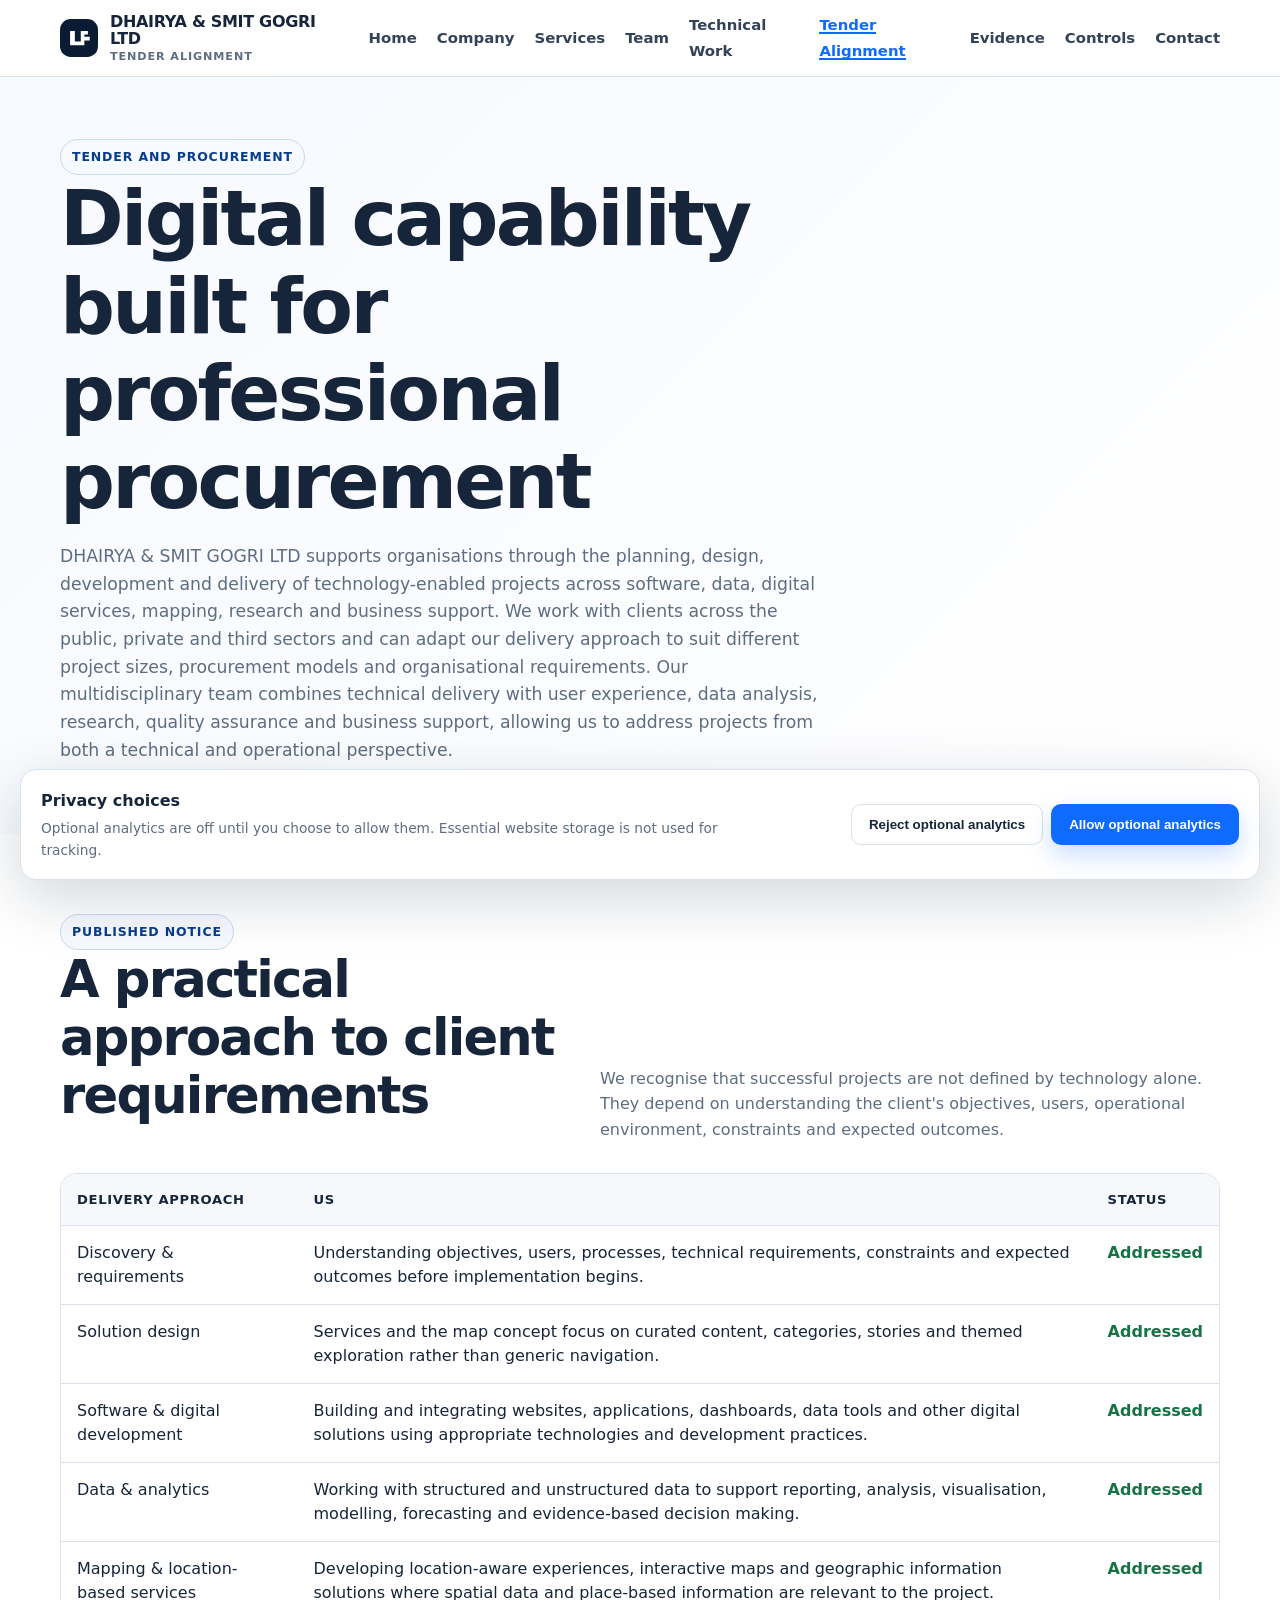
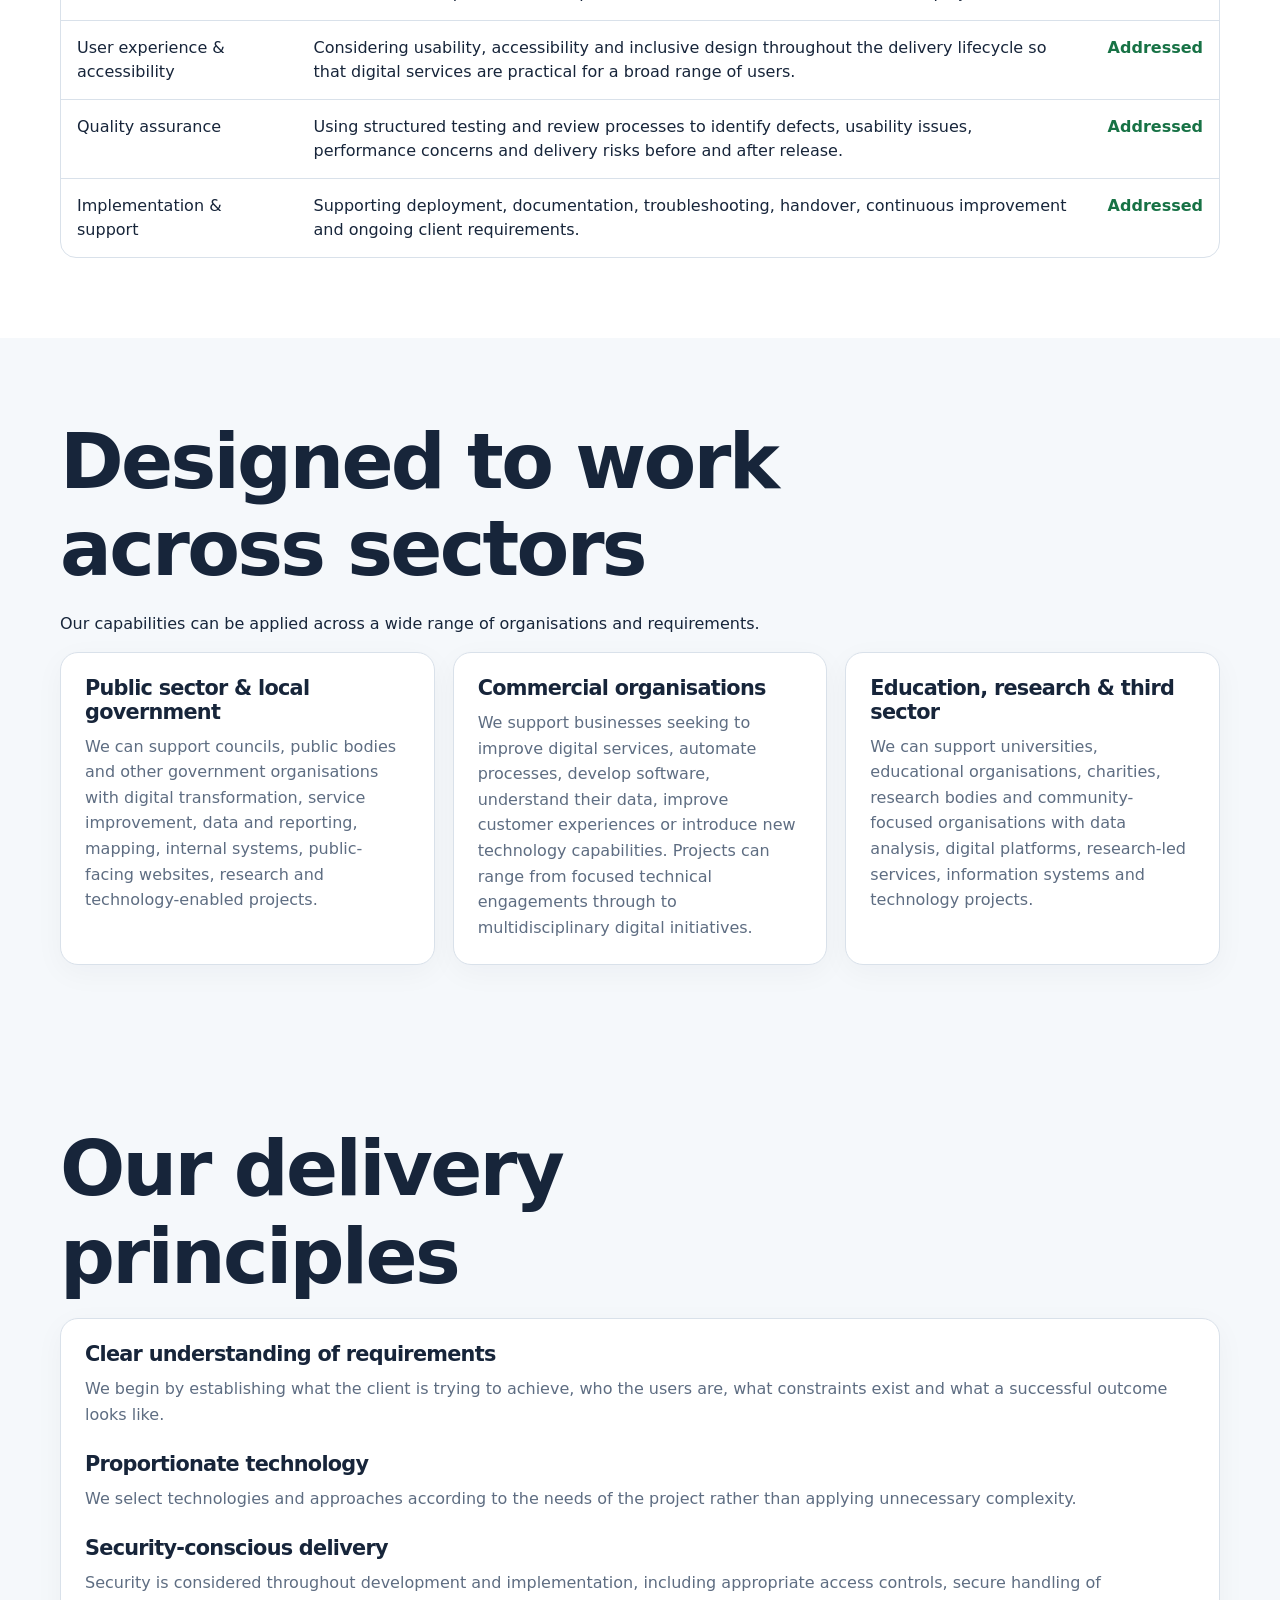
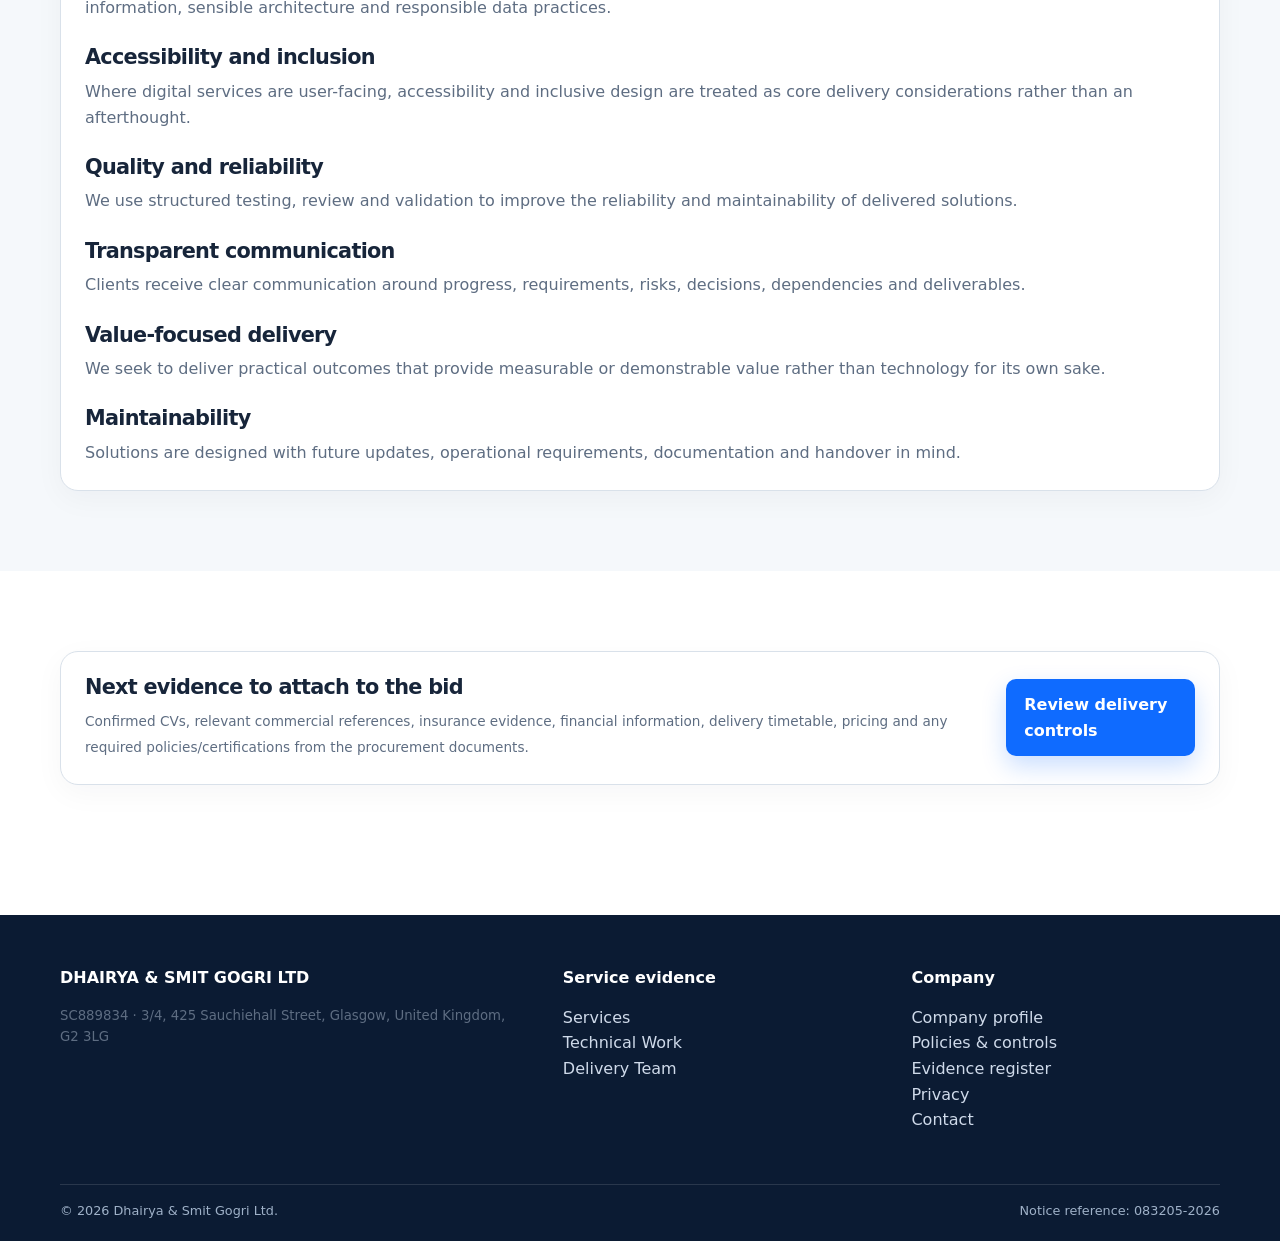
<file: tender-alignment.html>
<!doctype html>
<html lang="en-GB">
  <head>
    <meta charset="utf-8" />
    <meta name="viewport" content="width=device-width,initial-scale=1" />
    <title>Tender Alignment | Notice 083205-2026</title>
    <link rel="stylesheet" href="css/styles.css" />
  </head>
  <body>
    <a class="skip" href="#main">Skip to content</a>
    <header class="site-header">
      <div class="container nav">
        <a class="brand" href="index.html"
          ><img src="assets/mark.svg" alt="" width="38" height="38" /><span
            class="brand-text"
            >DHAIRYA &amp; SMIT GOGRI LTD<span class="brand-sub"
              >Tender alignment</span
            ></span
          ></a
        ><button
          class="nav-toggle"
          aria-expanded="false"
          aria-controls="primary-nav"
        >
          Menu
        </button>
        <nav id="primary-nav">
          <ul class="nav-links">
            <li><a href="index.html">Home</a></li>
            <li><a href="about.html">Company</a></li>
            <li><a href="services.html">Services</a></li>
            <li><a href="team.html">Team</a></li>
            <li><a href="projects.html">Technical Work</a></li>
            <li><a href="tender-alignment.html">Tender Alignment</a></li>
            <li><a href="evidence-register.html">Evidence</a></li>
            <li><a href="policies.html">Controls</a></li>
            <li><a href="contact.html">Contact</a></li>
          </ul>
        </nav>
      </div>
    </header>
    <main id="main">
      <section class="page-hero">
        <div class="container">
          <span class="eyebrow">Tender and Procurement</span>
          <h1>
            Digital capability built for professional procurement
          </h1>
          <p>
            DHAIRYA & SMIT GOGRI LTD supports organisations through the planning, design, development and delivery of technology-enabled projects across software, data, digital services, mapping, research and business support.

We work with clients across the public, private and third sectors and can adapt our delivery approach to suit different project sizes, procurement models and organisational requirements.

Our multidisciplinary team combines technical delivery with user experience, data analysis, research, quality assurance and business support, allowing us to address projects from both a technical and operational perspective.
          </p>
          <!-- <div class="notice">
            <strong>Evidence boundary</strong>The public notice does not publish
            a detailed supplier qualification schedule, mandatory insurance
            thresholds, named personnel requirements or a full technical
            specification. The site therefore does not claim those unpublished
            items as proven facts; those must be checked in the procurement
            portal's tender documents.
          </div>comment -->
        </div>
      </section>
      <section class="section">
        <div class="container">
          <div class="section-head">
            <div>
              <span class="eyebrow">Published notice</span>
              <h2>A practical approach to client requirements</h2>
            </div>
            <p>
              We recognise that successful projects are not defined by technology alone. They depend on understanding the client's objectives, users, operational environment, constraints and expected outcomes.
            </p>
          </div>
          <div class="table-wrap">
            <table class="table">
              <thead>
                <tr>
                  <th>Delivery approach</th>
                  <th>US</th>
                  <th>Status</th>
                </tr>
              </thead>
              <tbody>
                <tr>
                  <td>Discovery & requirements</td>
                  <td>
                    Understanding objectives, users, processes, technical requirements, constraints and expected outcomes before implementation begins.
                  </td>
                  <td class="check">Addressed</td>
                </tr>
                <tr>
                  <td>Solution design</td>
                  <td>
                    Services and the map concept focus on curated content,
                    categories, stories and themed exploration rather than
                    generic navigation.
                  </td>
                  <td class="check">Addressed</td>
                </tr>
                <tr>
                  <td>
                    Software & digital development
                  </td>
                  <td>
                    Building and integrating websites, applications, dashboards, data tools and other digital solutions using appropriate technologies and development practices.
                  </td>
                  <td class="check">Addressed</td>
                </tr>
                <tr>
                  <td>Data & analytics</td>
                  <td>
                    Working with structured and unstructured data to support reporting, analysis, visualisation, modelling, forecasting and evidence-based decision making.
                  </td>
                  <td class="check">Addressed</td>
                </tr>
                <tr>
                  <td>
                    Mapping & location-based services
                  </td>
                  <td>
                    Developing location-aware experiences, interactive maps and geographic information solutions where spatial data and place-based information are relevant to the project.
                  </td>
                  <td class="check">Addressed</td>
                </tr>
                <tr>
                  <td>
                    User experience & accessibility
                  </td>
                  <td>
                    Considering usability, accessibility and inclusive design throughout the delivery lifecycle so that digital services are practical for a broad range of users.
                  </td>
                  <td class="check">Addressed</td>
                </tr>
                <tr>
                  <td>
                    Quality assurance
                  </td>
                  <td>
                   Using structured testing and review processes to identify defects, usability issues, performance concerns and delivery risks before and after release.
                  </td>
                  <td class="check">Addressed</td>
                </tr>
                <tr>
                  <td>
                    Implementation & support
                  </td>
                  <td>
                    Supporting deployment, documentation, troubleshooting, handover, continuous improvement and ongoing client requirements.
                  </td>
                  <td class="check">Addressed</td>
                </tr>
              </tbody>
            </table>
          </div>
        </div>
      </section>
      <section class="section soft">
        <div class="container">
            <h1>
            Designed to work across sectors
          </h1>
            <p>
                Our capabilities can be applied across a wide range of organisations and requirements.
            </p>
          <div class="grid-3">
            <div class="card">
              <h3>Public sector & local government</h3>
              <p>
                We can support councils, public bodies and other government organisations with digital transformation, service improvement, data and reporting, mapping, internal systems, public-facing websites, research and technology-enabled projects.
              </p>
            </div>
            <div class="card">
              <h3>Commercial organisations</h3>
              <p>
                We support businesses seeking to improve digital services, automate processes, develop software, understand their data, improve customer experiences or introduce new technology capabilities.

                Projects can range from focused technical engagements through to multidisciplinary digital initiatives.
              </p>
            </div>
            <div class="card">
              <h3>Education, research & third sector</h3>
              <p>
                We can support universities, educational organisations, charities, research bodies and community-focused organisations with data analysis, digital platforms, research-led services, information systems and technology projects.
              </p>
            </div>
          </div>
        </div>
      </section>
      <section class="section soft">
        <div class="container">
            <h1>
            Our delivery principles
          </h1>
          <div class="grid-1">
            <div class="card">
              <h3>Clear understanding of requirements</h3>
              <p>
                We begin by establishing what the client is trying to achieve, who the users are, what constraints exist and what a successful outcome looks like.
              </p><br>
              <h3>Proportionate technology</h3>
              <p>
                We select technologies and approaches according to the needs of the project rather than applying unnecessary complexity.
              </p><br>
              <h3>Security-conscious delivery</h3>
              <p>
                Security is considered throughout development and implementation, including appropriate access controls, secure handling of information, sensible architecture and responsible data practices.
              </p><br>
              <h3>Accessibility and inclusion</h3>
              <p>
                Where digital services are user-facing, accessibility and inclusive design are treated as core delivery considerations rather than an afterthought.
              </p><br>
              <h3>Quality and reliability</h3>
              <p>
                We use structured testing, review and validation to improve the reliability and maintainability of delivered solutions.
              </p><br>
              <h3>Transparent communication</h3>
              <p>
                Clients receive clear communication around progress, requirements, risks, decisions, dependencies and deliverables.
              </p><br>
              <h3>Value-focused delivery</h3>
              <p>
                We seek to deliver practical outcomes that provide measurable or demonstrable value rather than technology for its own sake.
              </p><br>
              <h3>Maintainability</h3>
              <p>
                Solutions are designed with future updates, operational requirements, documentation and handover in mind.
              </p>
            </div>
          </div>
        </div>
      </section>
      <section class="section">
        <div class="container">
          <div class="route-card card">
            <div>
              <h3>Next evidence to attach to the bid</h3>
              <span
                >Confirmed CVs, relevant commercial references, insurance
                evidence, financial information, delivery timetable, pricing and
                any required policies/certifications from the procurement
                documents.</span
              >
            </div>
            <a class="btn btn-primary" href="policies.html"
              >Review delivery controls</a
            >
          </div>
        </div>
      </section>
    </main>
    <footer class="footer">
      <div class="container">
        <div class="footer-grid">
          <div>
            <h3>DHAIRYA &amp; SMIT GOGRI LTD</h3>
            <p class="small">
              SC889834 · 3/4, 425 Sauchiehall Street, Glasgow, United Kingdom,
              G2 3LG
            </p>
          </div>
          <div>
            <h3>Service evidence</h3>
            <p>
              <a href="services.html">Services</a><br /><a href="projects.html"
                >Technical Work</a
              ><br /><a href="team.html">Delivery Team</a>
            </p>
          </div>
          <div>
            <h3>Company</h3>
            <p>
              <a href="about.html">Company profile</a><br /><a
                href="policies.html"
                >Policies &amp; controls</a
              ><br /><a href="evidence-register.html">Evidence register</a
              ><br /><a href="privacy.html">Privacy</a><br /><a
                href="contact.html"
                >Contact</a
              >
            </p>
          </div>
        </div>
        <div class="footer-bottom">
          <span>© <span data-year></span> Dhairya &amp; Smit Gogri Ltd.</span
          ><span>Notice reference: 083205-2026</span>
        </div>
      </div>
    </footer>
    <script src="js/site.js"></script>
  </body>
</html>
</file>
<file: css/styles.css>
:root{--navy:#0b1b33;--ink:#17253a;--muted:#5e6d82;--line:#d9e1ea;--paper:#fff;--soft:#f5f8fb;--accent:#0f6bff;--accent-2:#083c8c;--success:#177245;--shadow:0 18px 50px rgba(11,27,51,.08);--radius:18px}*{box-sizing:border-box}html{scroll-behavior:smooth}body{margin:0;font-family:Inter,ui-sans-serif,system-ui,-apple-system,BlinkMacSystemFont,"Segoe UI",sans-serif;color:var(--ink);background:var(--paper);line-height:1.6}a{color:inherit}img{max-width:100%;display:block}.container{width:min(1160px,calc(100% - 40px));margin:0 auto}.skip{position:absolute;left:-999px;top:10px;background:#fff;color:#000;padding:10px 14px;border-radius:8px;z-index:1000}.skip:focus{left:10px}.topbar{background:var(--navy);color:#dfe8f4;font-size:.82rem}.topbar .container{display:flex;justify-content:space-between;gap:20px;padding:8px 0}.site-header{position:sticky;top:0;z-index:50;background:rgba(255,255,255,.95);backdrop-filter:blur(12px);border-bottom:1px solid var(--line)}.nav{display:flex;align-items:center;justify-content:space-between;min-height:76px;gap:28px}.brand{display:flex;align-items:center;gap:12px;text-decoration:none}.brand-mark{width:38px;height:38px;border-radius:12px;background:var(--navy);color:#fff;display:grid;place-items:center;font-weight:800;letter-spacing:-.05em}.brand-text{font-weight:800;letter-spacing:-.02em;line-height:1.1}.brand-sub{display:block;font-size:.7rem;color:var(--muted);font-weight:600;letter-spacing:.08em;text-transform:uppercase;margin-top:3px}.nav-links{display:flex;align-items:center;gap:20px;list-style:none;padding:0;margin:0}.nav-links a{text-decoration:none;font-size:.93rem;font-weight:650;color:#324258}.nav-links a:hover,.nav-links a.active{color:var(--accent)}.nav-toggle{display:none;border:1px solid var(--line);background:#fff;border-radius:10px;padding:9px 12px;font-weight:700}.hero{padding:88px 0 68px;background:radial-gradient(circle at 85% 15%,#eaf2ff 0,transparent 36%),linear-gradient(180deg,#fff 0,#f7faff 100%)}.hero-grid{display:grid;grid-template-columns:1.12fr .88fr;gap:58px;align-items:center}.eyebrow{display:inline-flex;align-items:center;gap:8px;border:1px solid #c9d9ee;background:#f6f9fe;padding:7px 11px;border-radius:999px;color:var(--accent-2);font-size:.78rem;font-weight:800;text-transform:uppercase;letter-spacing:.07em}.eyebrow-dot{width:7px;height:7px;border-radius:50%;background:var(--accent)}h1,h2,h3,h4{line-height:1.14;letter-spacing:-.035em;margin:0 0 18px}h1{font-size:clamp(2.8rem,6vw,5.3rem);max-width:780px}h2{font-size:clamp(2rem,4vw,3.2rem)}h3{font-size:1.3rem}.lead{font-size:1.15rem;color:#4e5f76;max-width:760px}.actions{display:flex;gap:12px;flex-wrap:wrap;margin-top:28px}.btn{display:inline-flex;align-items:center;justify-content:center;gap:9px;padding:12px 17px;border-radius:10px;text-decoration:none;font-weight:800;border:1px solid transparent;cursor:pointer}.btn-primary{background:var(--accent);color:#fff;box-shadow:0 10px 24px rgba(15,107,255,.22)}.btn-secondary{background:#fff;border-color:var(--line);color:var(--ink)}.hero-card{background:var(--navy);color:#fff;border-radius:28px;padding:28px;box-shadow:var(--shadow);position:relative;overflow:hidden}.hero-card:after{content:"";position:absolute;width:230px;height:230px;border:1px solid rgba(255,255,255,.12);border-radius:50%;right:-90px;top:-80px}.hero-card .mini{font-size:.74rem;letter-spacing:.1em;text-transform:uppercase;color:#9eb7d8;font-weight:800}.hero-card .metric{font-size:2.6rem;font-weight:850;margin:8px 0}.hero-card p{color:#c8d6e9;margin:0}.section{padding:80px 0}.section.soft{background:var(--soft)}.section-head{display:flex;justify-content:space-between;align-items:end;gap:24px;margin-bottom:30px}.section-head p{margin:0;color:var(--muted);max-width:620px}.grid-3{display:grid;grid-template-columns:repeat(3,1fr);gap:18px}.grid-2{display:grid;grid-template-columns:repeat(2,1fr);gap:18px}.card{background:#fff;border:1px solid var(--line);border-radius:var(--radius);padding:24px;box-shadow:0 8px 30px rgba(11,27,51,.04)}.card h3{margin-bottom:9px}.card p{margin:0;color:var(--muted)}.icon{width:44px;height:44px;border-radius:12px;background:#edf4ff;color:var(--accent);display:grid;place-items:center;font-weight:900;margin-bottom:16px}.pill-row{display:flex;flex-wrap:wrap;gap:8px;margin-top:18px}.pill{padding:7px 10px;border-radius:999px;background:#f2f5f8;border:1px solid #e1e7ef;color:#41536a;font-size:.78rem;font-weight:700}.statbar{display:grid;grid-template-columns:repeat(4,1fr);border:1px solid var(--line);border-radius:18px;overflow:hidden}.stat{padding:22px;background:#fff;border-right:1px solid var(--line)}.stat:last-child{border-right:0}.stat strong{display:block;font-size:1.8rem}.stat span{color:var(--muted);font-size:.86rem}.page-hero{padding:62px 0 52px;background:linear-gradient(135deg,#f6f9fe,#fff)}.page-hero p{max-width:760px;color:var(--muted);font-size:1.08rem}.notice{border-left:4px solid var(--accent);background:#f5f9ff;padding:17px 18px;border-radius:0 12px 12px 0}.notice strong{display:block;margin-bottom:4px}.timeline{display:grid;gap:14px}.timeline-item{display:grid;grid-template-columns:115px 1fr;gap:18px;align-items:start}.timeline-item .date{font-weight:800;color:var(--accent-2)}.table-wrap{overflow:auto;border:1px solid var(--line);border-radius:16px}.table{width:100%;border-collapse:collapse;min-width:700px}.table th,.table td{padding:15px 16px;border-bottom:1px solid var(--line);text-align:left;vertical-align:top}.table th{background:#f6f8fb;font-size:.82rem;text-transform:uppercase;letter-spacing:.05em}.check{color:var(--success);font-weight:900}.small{font-size:.83rem;color:var(--muted)}.footer{background:var(--navy);color:#cfdaea;margin-top:50px}.footer .container{padding:54px 0 20px}.footer-grid{display:grid;grid-template-columns:1.2fr .8fr .8fr;gap:40px}.footer h3{color:#fff;font-size:1rem;letter-spacing:0}.footer a{text-decoration:none;color:#cfdaea}.footer a:hover{color:#fff}.footer-bottom{border-top:1px solid rgba(255,255,255,.12);margin-top:35px;padding-top:16px;font-size:.8rem;color:#9fb1c8;display:flex;justify-content:space-between;gap:20px}.team-grid{display:grid;grid-template-columns:repeat(3,1fr);gap:18px}.person{position:relative}.person .role{font-size:.82rem;font-weight:800;color:var(--accent);text-transform:uppercase;letter-spacing:.06em}.person .avatar{width:52px;height:52px;border-radius:16px;background:linear-gradient(135deg,#eaf1fb,#dbe8fb);display:grid;place-items:center;font-weight:900;color:var(--accent-2);margin-bottom:16px}.person .disclaimer{font-size:.77rem;color:#7c8796;margin-top:11px}.map-demo{border:1px solid var(--line);border-radius:22px;overflow:hidden;background:#eef4f9}.map-shell{display:grid;grid-template-columns:1fr 320px}.map-canvas{position:relative;min-height:540px;background:linear-gradient(#f2f6f7,#e9f1ed)}.map-canvas svg{width:100%;height:100%;position:absolute;inset:0}.map-controls{padding:20px;background:#fff;border-left:1px solid var(--line)}.map-controls h3{margin-bottom:8px}.map-filter{display:flex;gap:8px;flex-wrap:wrap;margin:14px 0}.map-filter button{border:1px solid var(--line);background:#fff;border-radius:999px;padding:7px 10px;font-weight:700;cursor:pointer}.map-filter button.active{background:var(--navy);color:#fff;border-color:var(--navy)}.poi-list{display:grid;gap:10px}.poi{padding:12px;border:1px solid var(--line);border-radius:12px;background:#f9fbfd}.poi strong{display:block;font-size:.92rem}.poi span{font-size:.78rem;color:var(--muted)}.kbd{font-family:ui-monospace,SFMono-Regular,Menlo,monospace;background:#eef2f6;padding:2px 6px;border-radius:6px}.form{display:grid;gap:14px}.form label{font-size:.86rem;font-weight:800}.form input,.form textarea,.form select{width:100%;padding:12px 13px;border:1px solid #cfd8e3;border-radius:10px;font:inherit}.form textarea{min-height:150px;resize:vertical}.form-note{font-size:.78rem;color:var(--muted)}.alert{padding:15px 16px;border-radius:12px;background:#fff7e8;border:1px solid #f2d9a2;color:#6c4a0f}.route-card{display:flex;justify-content:space-between;gap:20px;align-items:center}.route-card span{font-size:.85rem;color:var(--muted)}.back-to-top{font-size:.8rem}.sr-only{position:absolute;width:1px;height:1px;padding:0;margin:-1px;overflow:hidden;clip:rect(0,0,0,0);white-space:nowrap;border:0}@media(max-width:960px){.hero-grid{grid-template-columns:1fr}.grid-3,.team-grid{grid-template-columns:1fr 1fr}.footer-grid{grid-template-columns:1fr 1fr}.statbar{grid-template-columns:1fr 1fr}.map-shell{grid-template-columns:1fr}.map-controls{border-left:0;border-top:1px solid var(--line)}}@media(max-width:720px){.container{width:min(100% - 28px,1160px)}.topbar .container{display:none}.nav{min-height:68px}.nav-toggle{display:block}.nav-links{display:none;position:absolute;left:14px;right:14px;top:68px;background:#fff;border:1px solid var(--line);border-radius:14px;padding:12px;box-shadow:var(--shadow);flex-direction:column;align-items:stretch}.nav-links.open{display:flex}.nav-links a{display:block;padding:10px}.hero{padding:62px 0 50px}.section{padding:62px 0}.grid-3,.grid-2,.team-grid,.footer-grid{grid-template-columns:1fr}.statbar{grid-template-columns:1fr}.stat{border-right:0;border-bottom:1px solid var(--line)}.stat:last-child{border-bottom:0}.timeline-item{grid-template-columns:1fr;gap:5px}.footer-bottom{flex-direction:column}.hero-card{padding:24px}}
:root{--navy:#0b1b33;--ink:#17253a;--muted:#5e6d82;--line:#d9e1ea;--paper:#fff;--soft:#f5f8fb;--accent:#0f6bff;--accent-2:#083c8c;--success:#177245;--shadow:0 18px 50px rgba(11,27,51,.08);--radius:18px}*{box-sizing:border-box}html{scroll-behavior:smooth}body{margin:0;font-family:Inter,ui-sans-serif,system-ui,-apple-system,BlinkMacSystemFont,"Segoe UI",sans-serif;color:var(--ink);background:var(--paper);line-height:1.6}a{color:inherit}img{max-width:100%;display:block}.container{width:min(1160px,calc(100% - 40px));margin:0 auto}.skip{position:absolute;left:-999px;top:10px;background:#fff;color:#000;padding:10px 14px;border-radius:8px;z-index:1000}.skip:focus{left:10px}.topbar{background:var(--navy);color:#dfe8f4;font-size:.82rem}.topbar .container{display:flex;justify-content:space-between;gap:20px;padding:8px 0}.site-header{position:sticky;top:0;z-index:50;background:rgba(255,255,255,.95);backdrop-filter:blur(12px);border-bottom:1px solid var(--line)}.nav{display:flex;align-items:center;justify-content:space-between;min-height:76px;gap:28px}.brand{display:flex;align-items:center;gap:12px;text-decoration:none}.brand-mark{width:38px;height:38px;border-radius:12px;background:var(--navy);color:#fff;display:grid;place-items:center;font-weight:800;letter-spacing:-.05em}.brand-text{font-weight:800;letter-spacing:-.02em;line-height:1.1}.brand-sub{display:block;font-size:.7rem;color:var(--muted);font-weight:600;letter-spacing:.08em;text-transform:uppercase;margin-top:3px}.nav-links{display:flex;align-items:center;gap:20px;list-style:none;padding:0;margin:0}.nav-links a{text-decoration:none;font-size:.93rem;font-weight:650;color:#324258}.nav-links a:hover,.nav-links a.active{color:var(--accent)}.nav-links a.active{box-shadow:inset 0 -2px 0 var(--accent)}.nav-toggle{display:none;border:1px solid var(--line);background:#fff;border-radius:10px;padding:9px 12px;font-weight:700}.hero{padding:88px 0 68px;background:radial-gradient(circle at 85% 15%,#eaf2ff 0,transparent 36%),linear-gradient(180deg,#fff 0,#f7faff 100%)}.hero-grid{display:grid;grid-template-columns:1.12fr .88fr;gap:58px;align-items:center}.eyebrow{display:inline-flex;align-items:center;gap:8px;border:1px solid #c9d9ee;background:#f6f9fe;padding:7px 11px;border-radius:999px;color:var(--accent-2);font-size:.78rem;font-weight:800;text-transform:uppercase;letter-spacing:.07em}.eyebrow-dot{width:7px;height:7px;border-radius:50%;background:var(--accent)}h1,h2,h3,h4{line-height:1.14;letter-spacing:-.035em;margin:0 0 18px}h1{font-size:clamp(2.8rem,6vw,5.3rem);max-width:780px}h2{font-size:clamp(2rem,4vw,3.2rem)}h3{font-size:1.3rem}.lead{font-size:1.15rem;color:#4e5f76;max-width:760px}.actions{display:flex;gap:12px;flex-wrap:wrap;margin-top:28px}.btn{display:inline-flex;align-items:center;justify-content:center;gap:9px;padding:12px 17px;border-radius:10px;text-decoration:none;font-weight:800;border:1px solid transparent;cursor:pointer}.btn-primary{background:var(--accent);color:#fff;box-shadow:0 10px 24px rgba(15,107,255,.22)}.btn-secondary{background:#fff;border-color:var(--line);color:var(--ink)}.hero-card{background:var(--navy);color:#fff;border-radius:28px;padding:28px;box-shadow:var(--shadow);position:relative;overflow:hidden}.hero-card:after{content:"";position:absolute;width:230px;height:230px;border:1px solid rgba(255,255,255,.12);border-radius:50%;right:-90px;top:-80px}.hero-card .mini{font-size:.74rem;letter-spacing:.1em;text-transform:uppercase;color:#9eb7d8;font-weight:800}.hero-card .metric{font-size:2.6rem;font-weight:850;margin:8px 0}.hero-card p{color:#c8d6e9;margin:0}.section{padding:80px 0}.section.soft{background:var(--soft)}.section-head{display:flex;justify-content:space-between;align-items:end;gap:24px;margin-bottom:30px}.section-head p{margin:0;color:var(--muted);max-width:620px}.grid-3{display:grid;grid-template-columns:repeat(3,1fr);gap:18px}.grid-2{display:grid;grid-template-columns:repeat(2,1fr);gap:18px}.card{background:#fff;border:1px solid var(--line);border-radius:var(--radius);padding:24px;box-shadow:0 8px 30px rgba(11,27,51,.04)}.card h3{margin-bottom:9px}.card p{margin:0;color:var(--muted)}.icon{width:44px;height:44px;border-radius:12px;background:#edf4ff;color:var(--accent);display:grid;place-items:center;font-weight:900;margin-bottom:16px}.pill-row{display:flex;flex-wrap:wrap;gap:8px;margin-top:18px}.pill{padding:7px 10px;border-radius:999px;background:#f2f5f8;border:1px solid #e1e7ef;color:#41536a;font-size:.78rem;font-weight:700}.statbar{display:grid;grid-template-columns:repeat(4,1fr);border:1px solid var(--line);border-radius:18px;overflow:hidden}.stat{padding:22px;background:#fff;border-right:1px solid var(--line)}.stat:last-child{border-right:0}.stat strong{display:block;font-size:1.8rem}.stat span{color:var(--muted);font-size:.86rem}.page-hero{padding:62px 0 52px;background:linear-gradient(135deg,#f6f9fe,#fff)}.page-hero p{max-width:760px;color:var(--muted);font-size:1.08rem}.notice{border-left:4px solid var(--accent);background:#f5f9ff;padding:17px 18px;border-radius:0 12px 12px 0}.notice strong{display:block;margin-bottom:4px}.timeline{display:grid;gap:14px}.timeline-item{display:grid;grid-template-columns:115px 1fr;gap:18px;align-items:start}.timeline-item .date{font-weight:800;color:var(--accent-2)}.table-wrap{overflow:auto;border:1px solid var(--line);border-radius:16px}.table{width:100%;border-collapse:collapse;min-width:700px}.table th,.table td{padding:15px 16px;border-bottom:1px solid var(--line);text-align:left;vertical-align:top}.table th{background:#f6f8fb;font-size:.82rem;text-transform:uppercase;letter-spacing:.05em}.check{color:var(--success);font-weight:900}.small{font-size:.83rem;color:var(--muted)}.footer{background:var(--navy);color:#cfdaea;margin-top:50px}.footer .container{padding:54px 0 20px}.footer-grid{display:grid;grid-template-columns:1.2fr .8fr .8fr;gap:40px}.footer h3{color:#fff;font-size:1rem;letter-spacing:0}.footer a{text-decoration:none;color:#cfdaea}.footer a:hover{color:#fff}.footer-bottom{border-top:1px solid rgba(255,255,255,.12);margin-top:35px;padding-top:16px;font-size:.8rem;color:#9fb1c8;display:flex;justify-content:space-between;gap:20px}.team-grid{display:grid;grid-template-columns:repeat(3,1fr);gap:18px}.person{position:relative}.person .role{font-size:.82rem;font-weight:800;color:var(--accent);text-transform:uppercase;letter-spacing:.06em}.person .avatar{width:52px;height:52px;border-radius:16px;background:linear-gradient(135deg,#eaf1fb,#dbe8fb);display:grid;place-items:center;font-weight:900;color:var(--accent-2);margin-bottom:16px}.person .disclaimer{font-size:.77rem;color:#7c8796;margin-top:11px}.map-demo{border:1px solid var(--line);border-radius:22px;overflow:hidden;background:#eef4f9}.map-shell{display:grid;grid-template-columns:1fr 320px}.map-canvas{position:relative;min-height:540px;background:linear-gradient(#f2f6f7,#e9f1ed)}.map-canvas svg{width:100%;height:100%;position:absolute;inset:0}.map-controls{padding:20px;background:#fff;border-left:1px solid var(--line)}.map-controls h3{margin-bottom:8px}.map-filter{display:flex;gap:8px;flex-wrap:wrap;margin:14px 0}.map-filter button{border:1px solid var(--line);background:#fff;border-radius:999px;padding:7px 10px;font-weight:700;cursor:pointer}.map-filter button.active{background:var(--navy);color:#fff;border-color:var(--navy)}.poi-list{display:grid;gap:10px}.poi{padding:12px;border:1px solid var(--line);border-radius:12px;background:#f9fbfd}.poi strong{display:block;font-size:.92rem}.poi span{font-size:.78rem;color:var(--muted)}.kbd{font-family:ui-monospace,SFMono-Regular,Menlo,monospace;background:#eef2f6;padding:2px 6px;border-radius:6px}.form{display:grid;gap:14px}.form label{font-size:.86rem;font-weight:800}.form input,.form textarea,.form select{width:100%;padding:12px 13px;border:1px solid #cfd8e3;border-radius:10px;font:inherit}.form textarea{min-height:150px;resize:vertical}.form-note{font-size:.78rem;color:var(--muted)}.alert{padding:15px 16px;border-radius:12px;background:#fff7e8;border:1px solid #f2d9a2;color:#6c4a0f}.route-card{display:flex;justify-content:space-between;gap:20px;align-items:center}.route-card span{font-size:.85rem;color:var(--muted)}.back-to-top{font-size:.8rem}.sr-only{position:absolute;width:1px;height:1px;padding:0;margin:-1px;overflow:hidden;clip:rect(0,0,0,0);white-space:nowrap;border:0}@media(max-width:960px){.hero-grid{grid-template-columns:1fr}.grid-3,.team-grid{grid-template-columns:1fr 1fr}.footer-grid{grid-template-columns:1fr 1fr}.statbar{grid-template-columns:1fr 1fr}.map-shell{grid-template-columns:1fr}.map-controls{border-left:0;border-top:1px solid var(--line)}}@media(max-width:720px){.container{width:min(100% - 28px,1160px)}.topbar .container{display:none}.nav{min-height:68px}.nav-toggle{display:block}.nav-links{display:none;position:absolute;left:14px;right:14px;top:68px;background:#fff;border:1px solid var(--line);border-radius:14px;padding:12px;box-shadow:var(--shadow);flex-direction:column;align-items:stretch}.nav-links.open{display:flex}.nav-links a{display:block;padding:10px}.hero{padding:62px 0 50px}.section{padding:62px 0}.grid-3,.grid-2,.team-grid,.footer-grid{grid-template-columns:1fr}.statbar{grid-template-columns:1fr}.stat{border-right:0;border-bottom:1px solid var(--line)}.stat:last-child{border-bottom:0}.timeline-item{grid-template-columns:1fr;gap:5px}.footer-bottom{flex-direction:column}.hero-card{padding:24px}}

.consent-banner{position:fixed;left:20px;right:20px;bottom:20px;z-index:1000;display:flex;align-items:center;justify-content:space-between;gap:20px;padding:18px 20px;border:1px solid var(--line);border-radius:16px;background:#fff;box-shadow:0 18px 60px rgba(11,27,51,.18)}.consent-copy{display:grid;gap:3px;max-width:680px}.consent-copy span{color:var(--muted);font-size:.86rem}.consent-actions{display:flex;gap:8px;flex-shrink:0}.privacy-settings{border:0;background:transparent;color:inherit;text-decoration:underline;cursor:pointer;font:inherit;padding:0}@media(max-width:720px){.consent-banner{left:12px;right:12px;bottom:12px;align-items:stretch;flex-direction:column}.consent-actions{flex-direction:column}.consent-actions .btn{width:100%}}

.policy-nav{display:flex;flex-wrap:wrap;gap:8px}.policy-nav a{border:1px solid var(--line);border-radius:999px;padding:7px 10px;text-decoration:none;background:#fff;font-size:.78rem;font-weight:800}.policy-document{display:grid;gap:18px}.policy-section{scroll-margin-top:110px}.policy-section h3{margin-bottom:10px}.policy-section h4{margin:16px 0 6px;font-size:.9rem;text-transform:uppercase;letter-spacing:.05em}.policy-section ul,.policy-section ol{margin:6px 0 12px;padding-left:22px}.policy-meta{display:grid;grid-template-columns:repeat(4,1fr);gap:10px;margin:18px 0}.policy-meta div{border:1px solid var(--line);border-radius:12px;padding:12px;background:#f8fafc}.policy-meta strong{display:block;font-size:.72rem;text-transform:uppercase;letter-spacing:.05em;color:var(--muted)}.policy-meta span{font-weight:800}.policy-status{background:#fff8df;border:1px solid #ecd69c;border-radius:12px;padding:14px 16px;color:#674b12}@media(max-width:720px){.policy-meta{grid-template-columns:1fr 1fr}.policy-nav{display:grid}}
@media print{.site-header,.topbar,.footer,.skip,.policy-nav,.policy-actions,.consent-banner{display:none!important}.container{width:100%!important}.section,.page-hero{padding:18px 0!important}.policy-section{break-inside:avoid}.policy-status{border:1px solid #777}.back-to-top{display:none}body{font-size:10pt}}

.portal-shell{display:grid;grid-template-columns:220px 1fr;min-height:580px;border:1px solid var(--line);border-radius:18px;overflow:hidden;background:#fff}.portal-sidebar{padding:18px;background:var(--navy);color:#fff}.portal-sidebar h3{margin:10px 0 18px;font-size:1.05rem}.portal-menu{display:grid;gap:7px}.portal-menu button{width:100%;border:0;border-radius:9px;background:transparent;color:#dce7f5;text-align:left;padding:10px 11px;font:inherit;font-weight:800;cursor:pointer}.portal-menu button.active,.portal-menu button:hover{background:rgba(255,255,255,.12);color:#fff}.portal-main{padding:24px}.portal-login{max-width:470px;margin:0 auto}.portal-login form{display:grid;gap:14px}.portal-dashboard{display:none}.portal-toolbar{display:flex;justify-content:space-between;align-items:center;gap:12px;margin-bottom:18px}.portal-grid{display:grid;grid-template-columns:repeat(3,1fr);gap:12px}.portal-table-wrap{overflow:auto}.portal-table{width:100%;border-collapse:collapse}.portal-table th,.portal-table td{padding:10px;border-bottom:1px solid var(--line);text-align:left}.portal-table th{font-size:.75rem;text-transform:uppercase}.portal-status{display:inline-flex;padding:5px 8px;border-radius:999px;background:#edf7f1;color:#17623e;font-size:.72rem;font-weight:800}.portal-status-draft{background:#fff6df;color:#76520a}.portal-demo-banner{margin-bottom:18px}.portal-modal{position:fixed;inset:0;z-index:1100;background:rgba(11,27,51,.55);display:grid;place-items:center;padding:20px}.portal-modal[hidden]{display:none}.portal-modal-card{width:min(620px,100%);max-height:80vh;overflow:auto}.portal-modal-card form{display:grid;gap:12px}.portal-modal-card label{font-weight:800;font-size:.86rem}@media(max-width:960px){.portal-shell{grid-template-columns:1fr}.portal-sidebar{border-bottom:1px solid rgba(255,255,255,.12)}.portal-menu{grid-template-columns:repeat(3,1fr)}.portal-grid{grid-template-columns:1fr 1fr}}@media(max-width:720px){.portal-menu{grid-template-columns:1fr}.portal-grid{grid-template-columns:1fr}.portal-toolbar{align-items:flex-start;flex-direction:column}}
:focus-visible{outline:3px solid #0f6bff;outline-offset:3px}.card .icon{font-size:.78rem}.table td{line-height:1.5}.table tr:last-child td{border-bottom:0}.btn:focus-visible,.nav-toggle:focus-visible,.map-filter button:focus-visible{outline:3px solid #0f6bff;outline-offset:2px}@media(prefers-reduced-motion:reduce){html{scroll-behavior:auto}*{transition:none!important;animation:none!important}}

.filter-bar{display:flex;flex-wrap:wrap;gap:10px;margin:22px 0 12px}.filter-bar button{border:1px solid var(--line);background:#fff;color:var(--ink);border-radius:999px;padding:9px 13px;font:inherit;font-size:.86rem;font-weight:800;cursor:pointer}.filter-bar button:hover{border-color:#aebdce}.filter-bar button.active{background:var(--navy);color:#fff;border-color:var(--navy)}.filter-bar button:focus-visible{outline:3px solid var(--accent);outline-offset:2px}.project-count{margin:0 0 18px;color:var(--muted);font-size:.86rem;font-weight:700}.case-study-grid{display:grid;grid-template-columns:repeat(2,1fr);gap:18px}.case-study-card{height:100%;display:flex;flex-direction:column}.case-study-topline{display:flex;align-items:center;justify-content:space-between;gap:12px;margin-bottom:14px}.status-tag,.case-study-kind{display:inline-flex;align-items:center;border-radius:999px;padding:6px 9px;font-size:.72rem;font-weight:800}.status-tag{background:#edf7f1;color:#17623e;border:1px solid #cae7d5}.status-tag-illustrative{background:#fff6df;color:#76520a;border-color:#ecd69c}.case-study-kind{color:var(--muted);background:#f5f7fa;border:1px solid #e1e6ed;text-transform:capitalize}.case-study-card h3{margin-bottom:7px}.case-study-subtitle{margin:0 0 16px!important;color:#51647c!important;font-weight:650}.case-study-meta{display:grid;gap:9px;border-top:1px solid var(--line);border-bottom:1px solid var(--line);padding:14px 0;margin:0 0 18px}.case-study-meta div{display:grid;grid-template-columns:150px 1fr;gap:10px}.case-study-meta dt{font-size:.76rem;text-transform:uppercase;letter-spacing:.05em;font-weight:900;color:#6a7787}.case-study-meta dd{margin:0;color:#34465b;font-weight:650}.case-study-body{display:grid;gap:16px}.case-study-body h4{font-size:.8rem;text-transform:uppercase;letter-spacing:.06em;margin:0 0 5px;color:var(--accent-2)}.case-study-body p{font-size:.95rem}.case-study-signals{margin-top:18px;padding:13px 14px;border-radius:12px;background:#f7f9fc;border:1px solid #e6ebf1}.case-study-signals strong{display:block;font-size:.76rem;text-transform:uppercase;letter-spacing:.05em;color:#506077;margin-bottom:4px}.case-study-signals span{font-size:.82rem;color:#667487}.case-study-note{display:grid;gap:4px;margin-top:15px;padding:13px 14px;border-left:4px solid #b07b00;background:#fff9eb;border-radius:0 10px 10px 0;color:#6e551a;font-size:.8rem}.case-study-note strong{font-size:.76rem;text-transform:uppercase;letter-spacing:.05em}.case-study-card .actions{margin-top:auto;padding-top:20px}.case-study-card .btn{font-size:.86rem}
@media(max-width:960px){.case-study-grid{grid-template-columns:1fr}.case-study-meta div{grid-template-columns:130px 1fr}}
@media(max-width:720px){.filter-bar{align-items:stretch}.filter-bar button{flex:1 1 46%}.case-study-meta div{grid-template-columns:1fr;gap:2px}.case-study-topline{align-items:flex-start;flex-direction:column}}
</file>
